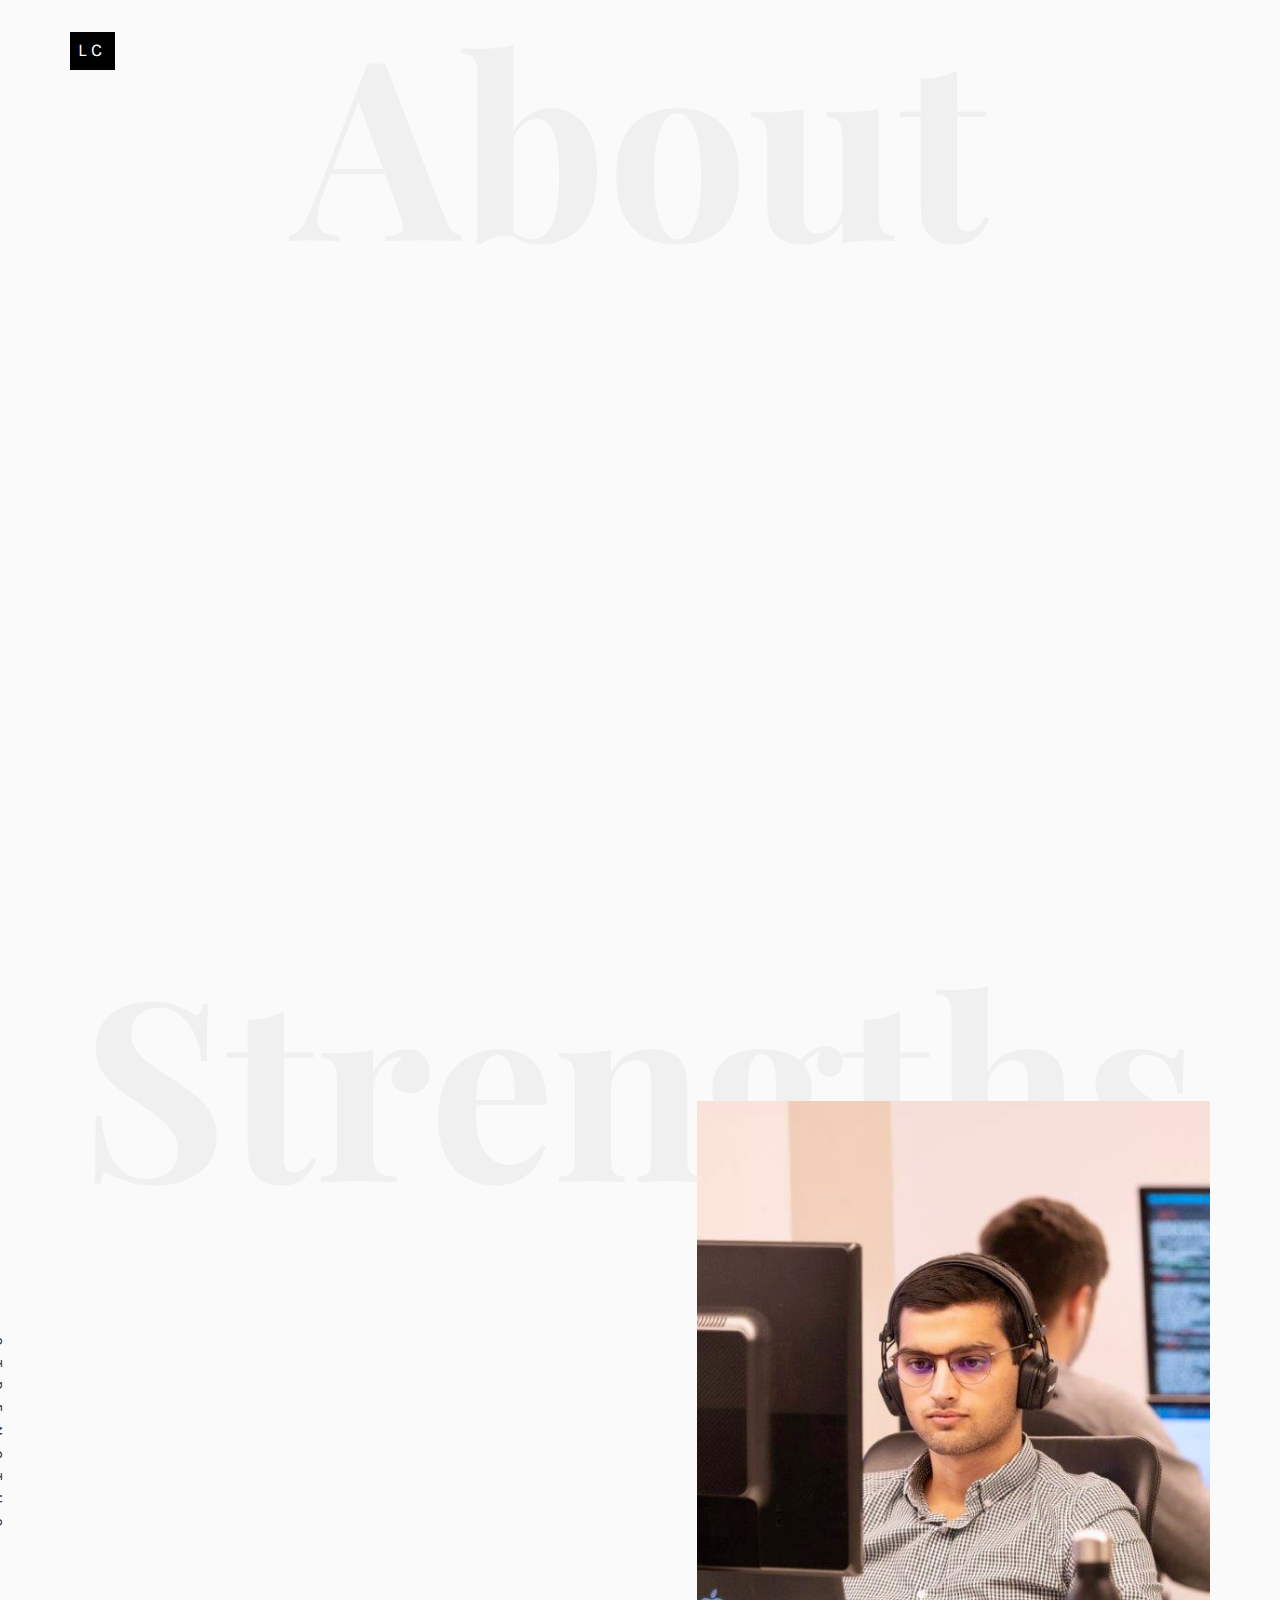
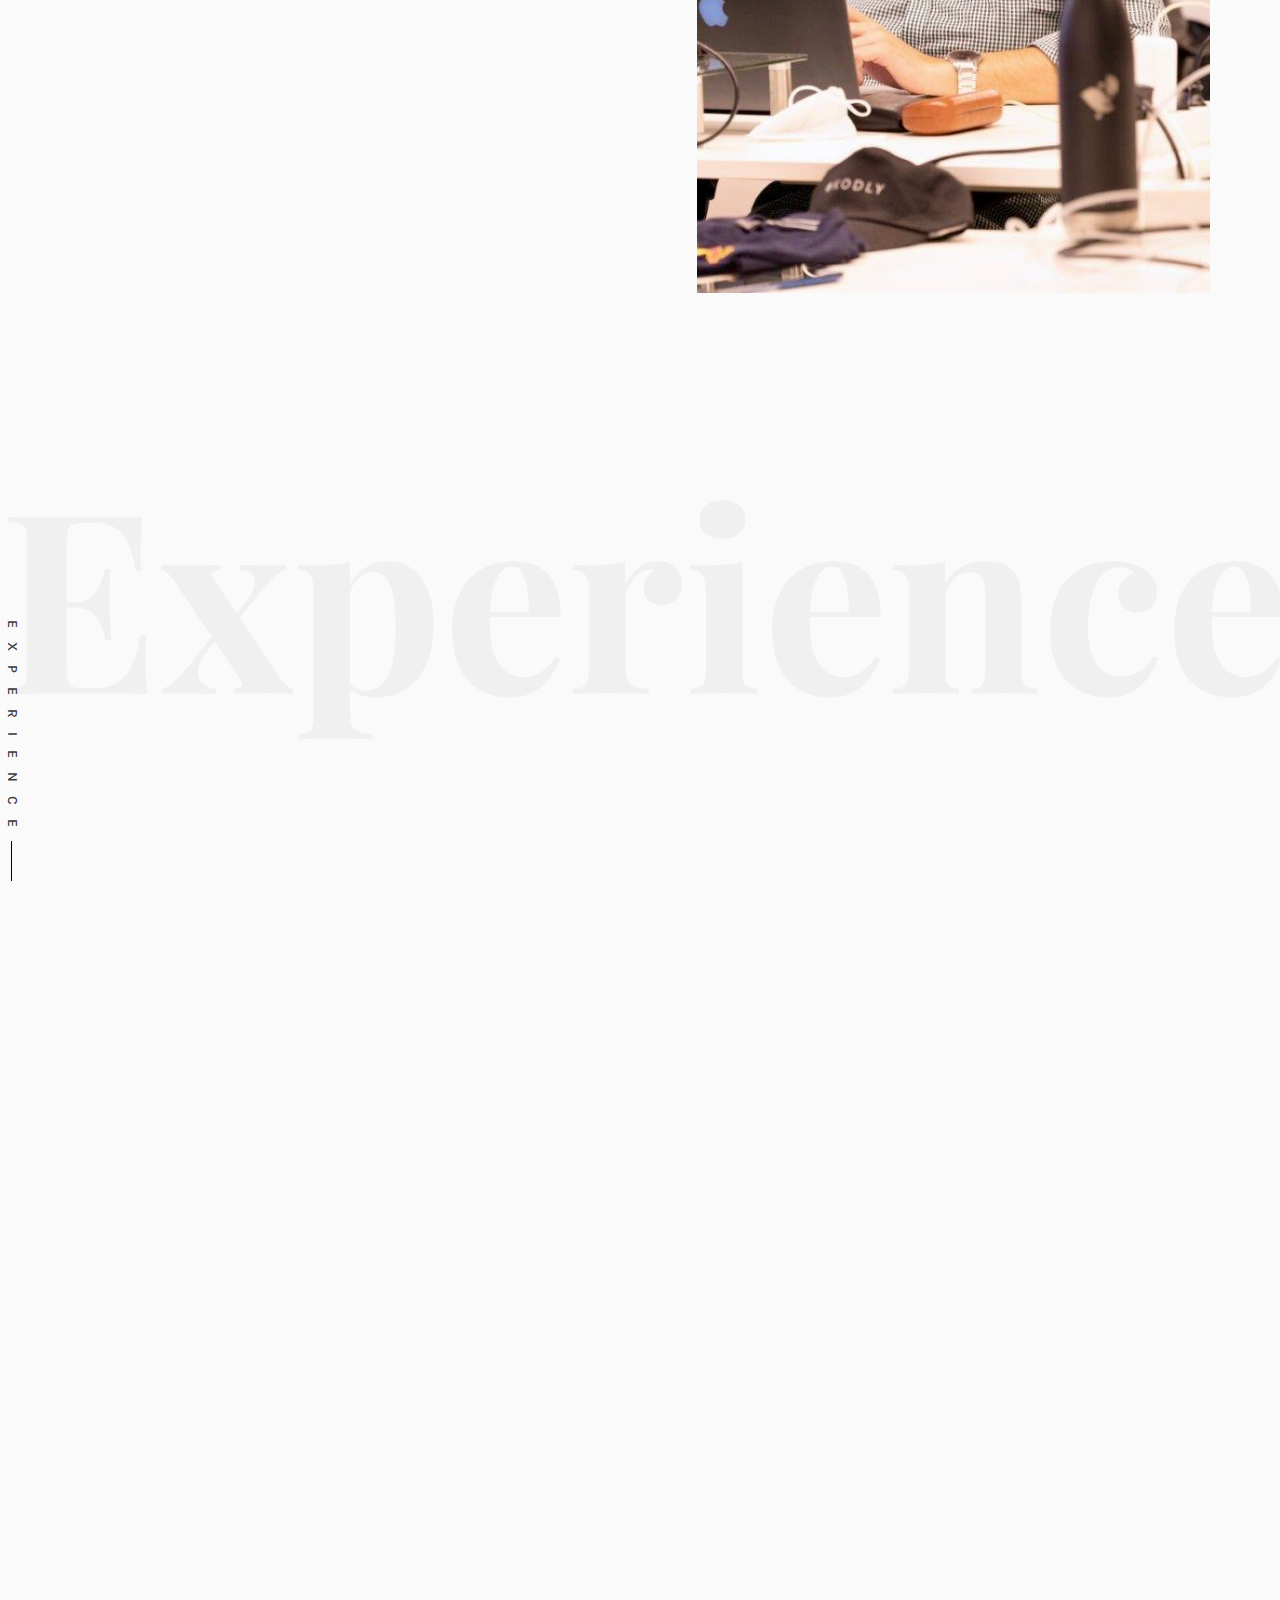
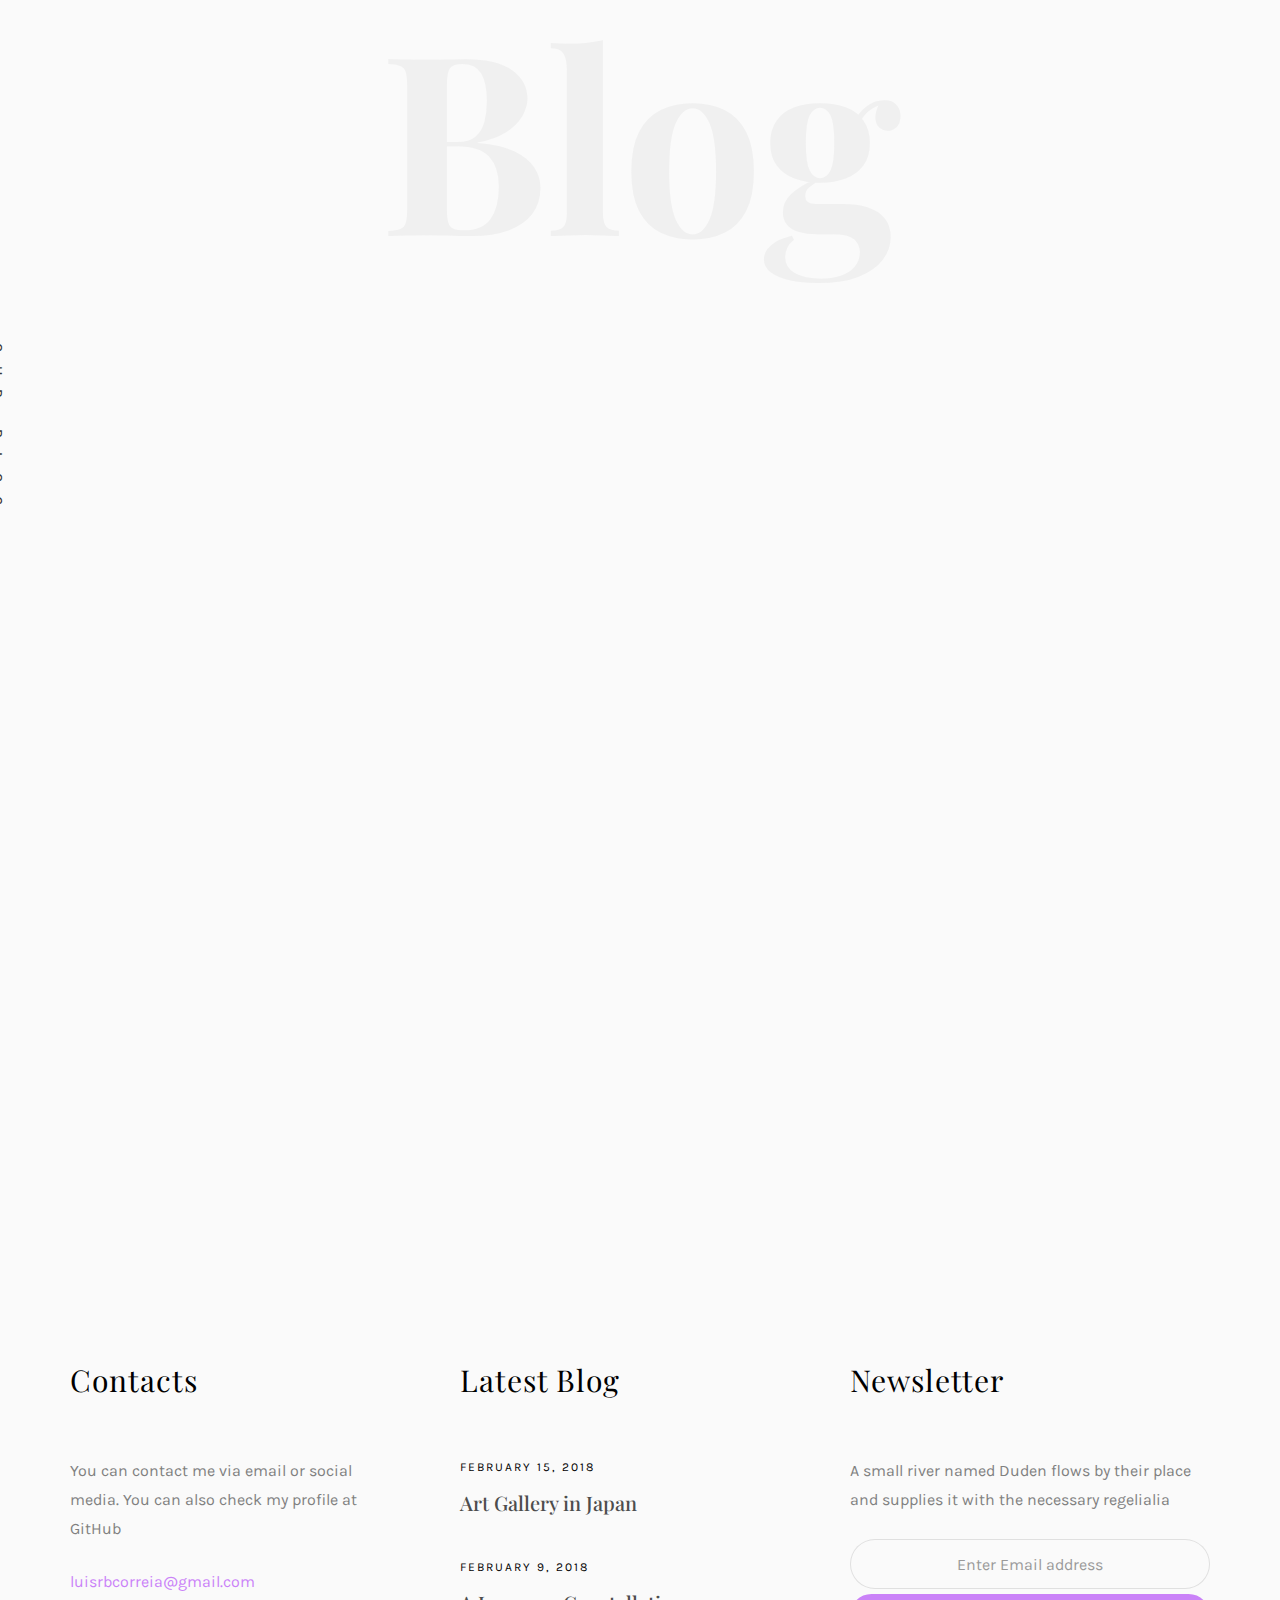
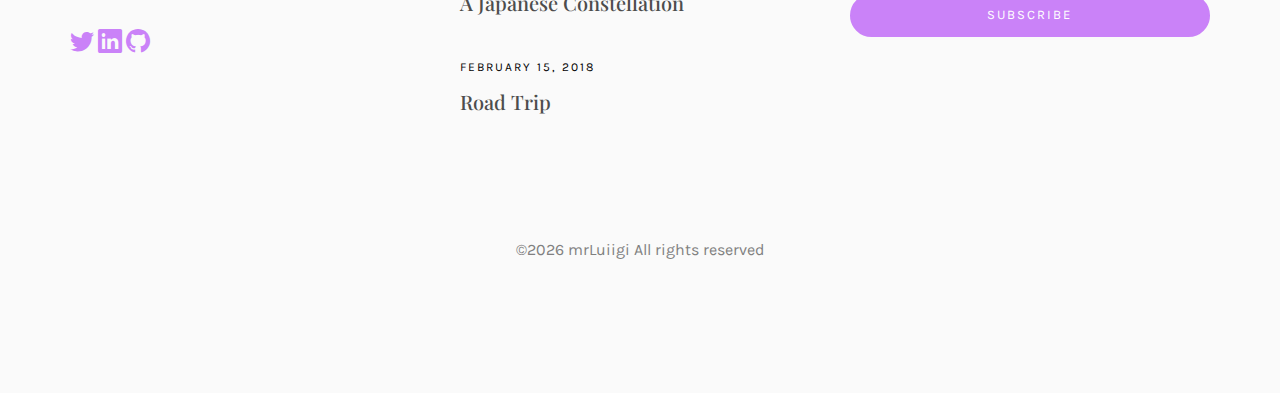
<file: index.html>
<!DOCTYPE HTML>
<html>
	<head>
    <meta charset="utf-8">
    <meta http-equiv="X-UA-Compatible" content="IE=edge">
    <title>Luís Correia</title>
    <meta name="viewport" content="width=device-width, initial-scale=1">
    <meta name="description" content="" />
    <meta name="keywords" content="" />
    <meta name="author" content="" />

    <!-- Facebook and Twitter integration -->
    <meta property="og:title" content=""/>
    <meta property="og:image" content=""/>
    <meta property="og:url" content=""/>
    <meta property="og:site_name" content=""/>
    <meta property="og:description" content=""/>
    <meta name="twitter:title" content="" />
    <meta name="twitter:image" content="" />
    <meta name="twitter:url" content="" />
    <meta name="twitter:card" content="" />

    <!-- Place favicon.ico and apple-touch-icon.png in the root directory -->
    <link rel="shortcut icon" href="favicon.ico">

    <link href="https://fonts.googleapis.com/css?family=Karla:400,700" rel="stylesheet">
    <link href="https://fonts.googleapis.com/css?family=Playfair+Display:400,400i,700" rel="stylesheet">
    
    <!-- Animate.css -->
    <link rel="stylesheet" href="css/animate.css">
    <!-- Icomoon Icon Fonts-->
    <link rel="stylesheet" href="css/icomoon.css">
    <!-- Bootstrap icons -->
    <link rel="stylesheet" href="https://cdn.jsdelivr.net/npm/bootstrap-icons@1.8.1/font/bootstrap-icons.css">
    <!-- Bootstrap  -->
    <link rel="stylesheet" href="css/bootstrap.css">
    <!-- Owl Carousel -->
    <link rel="stylesheet" href="css/owl.carousel.min.css">
    <link rel="stylesheet" href="css/owl.theme.default.min.css">
    <!-- Magnific Popup -->
    <link rel="stylesheet" href="css/magnific-popup.css">

    <link rel="stylesheet" href="css/style.css">


    <!-- Modernizr JS -->
    <script src="js/modernizr-2.6.2.min.js"></script>
    <!-- FOR IE9 below -->
    <!--[if lt IE 9]>
    <script src="js/respond.min.js"></script>
    <![endif]-->

	</head>
	
  <body>

    <!-- <nav id="colorlib-main-nav" role="navigation">
      <a href="#" class="js-colorlib-nav-toggle colorlib-nav-toggle active"><i></i></a>
      <div class="js-fullheight colorlib-table">
        <div class="colorlib-table-cell js-fullheight">
          <div class="row">
            <div class="col-md-12">
              <div class="form-group">
                <input type="text" class="form-control" id="search" placeholder="Enter any key to search...">
                <button type="submit" class="btn btn-primary"><i class="icon-search3"></i></button>
              </div>
            </div>
          </div>
          <div class="row">
            <div class="col-md-12">
              <ul>
                <li class="active"><a href="#about">Home</a></li>
                <li><a href="services.html">Services</a></li>
                <li><a href="work.html">Work</a></li>
                <li><a href="blog.html">Blog</a></li>
                <li><a href="about.html">About</a></li>
                <li><a href="contact.html">Contact</a></li>
              </ul>
            </div>
          </div>
          <div class="row">
            <div class="col-md-12">
              <h2 class="head-title">Works</h2>
              <a href="images/work-1.jpg" class="gallery image-popup-link text-center" style="background-image: url(images/work-1.jpg);">
                <span><i class="icon-search3"></i></span>
              </a>
              <a href="images/work-2.jpg" class="gallery image-popup-link text-center" style="background-image: url(images/work-2.jpg);">
                <span><i class="icon-search3"></i></span>
              </a>
              <a href="images/work-3.jpg" class="gallery image-popup-link text-center" style="background-image: url(images/work-3.jpg);">
                <span><i class="icon-search3"></i></span>
              </a>
              <a href="images/work-4.jpg" class="gallery image-popup-link text-center" style="background-image: url(images/work-4.jpg);">
                <span><i class="icon-search3"></i></span>
              </a>
            </div>
          </div>
        </div>
      </div>
    </nav> -->
    
    <div id="colorlib-page">
      <header>
        <div class="container">
          <div class="row">
            <div class="col-md-12">
              <div class="colorlib-navbar-brand">
                <a class="colorlib-logo" href="index.html"><span>LC</span></a>
              </div>
              <!-- <a href="#" class="js-colorlib-nav-toggle colorlib-nav-toggle"><i></i></a> -->
            </div>
          </div>
        </div>
      </header>
      <div id="about">
        <div class="container">
          <div class="row text-center">
            <h2 class="bold">About</h2>
          </div>
          <div class="row">
            <div class="col-md-5 animate-box">
              <div class="owl-carousel3">
                <div class="item">
                  <img class="img-responsive about-img" src="images/about.jpg" alt="html5 bootstrap template by colorlib.com">
                </div>
                <div class="item">
                  <img class="img-responsive about-img" src="images/about-2.jpg" alt="html5 bootstrap template by colorlib.com">
                  <img class="img-responsive about-img" src="images/about-3.jpg" alt="html5 bootstrap template by colorlib.com">
                </div>
              </div>
            </div>
            <div class="col-md-6 col-md-push-1 animate-box">
              <div class="about-desc">
                <div class="owl-carousel3">
                  <div class="item">
                    <h2><span>Luís</span><span>Correia</span></h2>
                  </div>
                  <div class="item">
                    <h2><span>Software</span><span>Engineer</span></h2>
                  </div>
                </div>
                <div class="desc">
                  <div class="rotate">
                    <h2 class="heading">About</h2>
                  </div>
                  <p>
                    I am an Informatics Engineer with Master's Degree in Distributed Systems and Application's Engineering.

                    I have the will to learn more and more. I like to keep up with the newest and emerging technologies.
                    
                    I love travelling, learning about new cultures and discovering new places.
                  </p>
                  <p class="colorlib-social-icons">
                    <a href="https://www.twitter.com/mrLuiiigi" target="_blank"><i class="bi bi-twitter"></i></a>
                    <a href="https://www.linkedin.com/in/luisrcorreia/" target="_blank"><i class="bi bi-linkedin"></i></a>
                    <a href="https://github.com/mrluiigi" target="_blank"><i class="bi bi-github"></i></a>
                  </p>
                  <p><a href="#" class="btn btn-primary btn-outline">Contact Me!</a></p>
                </div>
              </div>
            </div>
          </div>
        </div>
      </div>
      <div id="colorlib-services">
        <div class="container">
          <div class="row text-center">
            <h2 class="bold">Strengths</h2>
          </div>
          <div class="row">
            <div class="col-md-12">
              <div class="services-flex">
                <div class="one-third">
                  <div class="row">
                    <div class="col-md-12 col-md-offset-0 animate-box intro-heading">
                      <span>Strengths</span>
                      <h2>Here Are Some of My Skills</h2>
                    </div>
                  </div>
                  <div class="row">
                    <div class="col-md-12">
                      <div class="rotate">
                        <h2 class="heading">Strengths</h2>
                      </div>
                    </div>
                    <div class="col-md-6">
                      <div class="services animate-box">
                        <h3>1 - Programming Languages</h3>
                        <ul>
                          <li>Java</li>
                          <li>Kotlin</li>
                          <li>JavaScript</li>
                          <li>Elixir</li>
                          <li>Python</li>
                        </ul>
                      </div>
                      <div class="services animate-box">
                        <h3>3 - Frameworks</h3>
                        <ul>
                          <li>Spring Boot</li>
                          <li>Node.js</li>
                          <li>Vue.js</li>
                        </ul>
                      </div>
                    </div>
                    <div class="col-md-6">
                      <div class="services animate-box">
                        <h3>2 - Cloud</h3>
                        <ul>
                          <li>Salesforce Commerce Cloud</li>
                          <li>Docker</li>
                          <li>Kubernetes</li>
                          <li>GCP</li>
                          <li>Ansible</li>
                        </ul>
                      </div>
                      <div class="services animate-box">
                        <h3>4 - Databases</h3>
                        <ul>
                          <li>MySQL</li>
                          <li>PostgreSQL</li>
                          <li>MongoDB</li>
                        </ul>
                      </div>
                    </div>
                  </div>
                </div>
                <div class="one-forth services-img" style="background-image: url(images/strenghts-side-image.jpg);">
                </div>
              </div>
            </div>
          </div>
        </div>
      </div>

      <div id="colorlib-services">
        <div class="container">
          <div class="row text-center">
            <h2 class="bold">Experience</h2>
          </div>
          <div class="row">
            <div class="col-md-12">
              <div class="services-flex">
                <div class="container">
                  <!-- <div class="row"> -->
                    <!-- <div class="col-md-12 col-md-offset-0 animate-box intro-heading"> -->
                      <!-- <p>A small river named Duden flows by their place and supplies it with the necessary regelialia. It is a paradisematic country, in which roasted parts of sentences fly into your mouth.</p> -->
                    <!-- </div> -->
                  <!-- </div> -->
                  <div class="row">
                    <div class="col-md-12">
                      <div class="rotate">
                        <h2 class="heading">Experience</h2>
                      </div>
                    </div>
                    <div class="col-md-12 text-center">
                      <div class="services animate-box">
                        <h3>Software Engineer @ Kodly</h3>
                        <h6>May 2021 - Present</h6>
                        <p>Currently working for Desigual as a Full-Stack Salesforce Commerce Cloud Developer.</p>
                      </div>
                      <div class="services animate-box">
                        <h3>Salesforce Commerce Cloud Developer @ Desigual</h3>
                        <h6>May 2021 - Present</h6>
                        <p>
                          Work as a Full-Stack Salesforce Commerce Cloud Developer. My job is to work closely with the business team to achieve the new functionality they want. This includes changes in the business manager, such as backoffice tools, jobs, content assets/slots, reports/alerts, among others as well as changes on the storefront code.
                        </p>
                      </div>
                      <div class="services animate-box">
                        <h3>Software Developer @ Kodly | Internship</h3>
                        <h6>Sep 2020 - May 2021</h6>
                        <p>
                          Java Backend developer. Worked on the development of an E-commerce platform for Nigeria, using Spring Boot as a framework.
                          Also provided some assistance to devops team, working with Docker and Terraform.
                        </p>
                      </div>
                      <div class="services animate-box">
                        <h3>Elixir Developer @ Yari Labs | Internship</h3>
                        <h6>Jun 2019 - Aug 2019</h6>
                        <p>
                          Summer internship where I learned Elixir and Phoenix, applying and contributing to real projects.
                        </p>
                      </div>
                    </div>
                  </div>
                </div>
              </div>
            </div>
          </div>
        </div>
      </div>

      <div id="colorlib-blog">
        <div class="container">
          <div class="row text-center">
            <h2 class="bold">Blog</h2>
          </div>
          <div class="row">
            <div class="col-md-12 col-md-offset-0 text-center animate-box intro-heading">
              <span>Blog</span>
              <h2>Read Our Case</h2>
            </div>
          </div>
          <div class="row">
            <div class="col-md-12">
              <div class="rotate">
                <h2 class="heading">Our Blog</h2>
              </div>
            </div>
          </div>
          <div class="row animate-box">
            <div class="owl-carousel1">
              <div class="item">
                <div class="col-md-12">
                  <div class="article">
                    <a href="blog.html" class="blog-img">
                      <img class="img-responsive" src="images/img-1.jpg" alt="html5 bootstrap by colorlib.com">
                      <div class="overlay"></div>
                      <div class="link">
                        <span class="read">Read more</h2>
                      </div>
                    </a>
                    <div class="desc">
                      <span class="meta">15, Feb 2018</span>
                      <h2><a href="blog.html">A Japanese Constellation</a></h2>
                      <p>When she reached the first hills of the Italic Mountains, she had a last view back on the skyline of her hometown Bookmarksgrove</p>
                    </div>
                  </div>
                </div>
              </div>
              <div class="item">
                <div class="col-md-12">
                  <div class="article">
                    <a href="blog.html" class="blog-img">
                      <img class="img-responsive" src="images/img-2.jpg" alt="html5 bootstrap by colorlib.com">
                      <div class="overlay"></div>
                      <div class="link">
                        <span class="read">Read more</h2>
                      </div>
                    </a>
                    <div class="desc">
                      <span class="meta">15, Feb 2018</span>
                      <h2><a href="blog.html">A Japanese Constellation</a></h2>
                      <p>When she reached the first hills of the Italic Mountains, she had a last view back on the skyline of her hometown Bookmarksgrove</p>
                    </div>
                  </div>
                </div>
              </div>
              <div class="item">
                <div class="col-md-12">
                  <div class="article">
                    <a href="blog.html" class="blog-img">
                      <img class="img-responsive" src="images/img-3.jpg" alt="html5 bootstrap by colorlib.com">
                      <div class="overlay"></div>
                      <div class="link">
                        <span class="read">Read more</h2>
                      </div>
                    </a>
                    <div class="desc">
                      <span class="meta">15, Feb 2018</span>
                      <h2><a href="blog.html">A Japanese Constellation</a></h2>
                      <p>When she reached the first hills of the Italic Mountains, she had a last view back on the skyline of her hometown Bookmarksgrove</p>
                    </div>
                  </div>
                </div>
              </div>
            </div>
          </div>
        </div>
      </div>

      <footer>
        <div id="footer">
          <div class="container">
            <div class="row">
              <div class="col-md-4 col-pb-sm">
                <div class="row">
                  <div class="col-md-10">
                    <h2>Contacts</h2>
                    <p>You can contact me via email or social media. You can also check my profile at GitHub</p>
                    <p><a href="mailto: luisrbcorreia@gmail.com">luisrbcorreia@gmail.com</a></p>
                    <p class="colorlib-social-icons">
                      <a href="https://www.twitter.com/mrLuiiigi" target="_blank"><i class="bi bi-twitter"></i></a>
                      <a href="https://www.linkedin.com/in/luisrcorreia/" target="_blank"><i class="bi bi-linkedin"></i></a>
                      <a href="https://github.com/mrluiigi" target="_blank"><i class="bi bi-github"></i></a>
                      <!-- <a href="https://github.com/mrluiigi" target="_blank" sca>
                        <svg xmlns="http://www.w3.org/2000/svg" viewBox="0 0 278.42 217.24"><path d="m142.32 162.22h.41a144.82 144.82 0 0 0 75.27-24.22 5.77 5.77 0 0 0 2.49-4.75v-11.58a129.62 129.62 0 0 0 -78.78-121.2 5.76 5.76 0 0 0 -4.57 0 129.62 129.62 0 0 0 -78.82 121.2v11.58a5.81 5.81 0 0 0 2.37 4.7 144.85 144.85 0 0 0 78.73 24.27z" fill="#032e61"></path><path d="m85.25 101.42 37.75-55.28a5.86 5.86 0 0 1 1.51-1.51 5.79 5.79 0 0 1 8 1.51l18.51 27.05 6.81-9.7a5.41 5.41 0 0 1 1.5-1.49 5.79 5.79 0 0 1 8.06 1.47l26.3 38.06h13.76c-10.79-66.91-63.59-87.4-68-89.39 0 0-22 7.84-41.53 31.29a116.61 116.61 0 0 0 -26.39 58z" fill="#8cd3f8"></path><path d="m179.66 101.54-17.02-24.58-8.26 11.94 9.54 12.62z" fill="#a372b5"></path><path d="m154.38 88.9-8.71 12.6 18.25.02z" fill="#741b89"></path><path d="m113.24 81.07 14.84 20.41h3.45l12.57-18.09-13.31-19.46-2.92-4.26z" fill="#a372b5"></path><path d="m113.24 81.07-13.94 20.37 28.78.04z" fill="#741b89"></path><path d="m144 142.06a3.59 3.59 0 0 0 -1.84-4.72l-5.36-2.34a17.36 17.36 0 0 1 -1.9-1 15.22 15.22 0 0 1 -4.79-21h-59.92c-.28 2.9-.28 5.79-.28 8.69v8.49a136.8 136.8 0 0 0 39.34 16.67c10.58 2.37 19.94 3.84 29.76 3.91l4.78-8.33z" fill="#009a44"></path><path d="m208.74 113h-63.67l-4.83 5.82a3.4 3.4 0 0 0 -.52.88 3.56 3.56 0 0 0 1.92 4.68l5.32 2.36c.48.21.95.45 1.4.7a15.23 15.23 0 0 1 5.64 20.76l-1 1.68c3-.39 6.15-.9 9.41-1.57a138.48 138.48 0 0 0 16.43-4.24c.81-.25 2.48-.83 2.48-.83a138.59 138.59 0 0 0 27.57-13.08l.09-8.49c.02-2.9-.07-5.79-.24-8.67z" fill="#009a44"></path><path d="m148.36 127.42c-.45-.25-.92-.49-1.4-.7l-5.32-2.36a3.56 3.56 0 0 1 -1.92-4.68 3.4 3.4 0 0 1 .52-.88l4.83-5.82h-15a15.22 15.22 0 0 0 4.79 21 17.36 17.36 0 0 0 1.9 1l5.33 2.35a3.59 3.59 0 0 1 1.84 4.72l-.18.35-4.75 8.34a105.2 105.2 0 0 0 14-.86l1-1.68a15.23 15.23 0 0 0 -5.64-20.78z" fill="#fff"></path><path d="m169.67 131.87h17.27l-8.63-9.87z" fill="#046a38"></path><path d="m100.6 138.86h17.27l-8.63-9.87z" fill="#046a38"></path><path d="m92.3 118.61-8.63 9.86h17.27z" fill="#046a38"></path><g fill="#032e61"><path d="m0 191.83h10.14v25.41h5.39v-25.41h9.96v-4.91h-25.49z"></path><path d="m56.07 197.7c0-6.34-4-10.78-12.12-10.78h-9.7v30.32h5.35v-8.8h3.32a26 26 0 0 0 2.71-.13l6.43 8.93h6.26l-7.77-10.24c3.8-1.79 5.52-5.12 5.52-9.3zm-12.51 6h-4v-11.87h4c5 0 6.73 2.55 6.73 5.87s-1.72 6-6.73 6z"></path><path d="m78.33 186.66-14.24 30.58h5.61l2.63-6h13l2.67 6h5.74l-14.2-30.58zm-4.1 20.27 4.62-10.44 4.61 10.44z"></path><path d="m102.4 186.92h5.35v30.32h-5.35z"></path><path d="m125.04 186.92h-5.35v30.32h19.71v-4.92h-14.36z"></path><path d="m168.26 200.55h-14.8v-13.63h-5.34v30.32h5.34v-11.95h14.8v11.95h5.35v-30.28h-5.35z"></path><path d="m185.55 217.24h19.71v-4.92h-14.36v-7.24h13.03v-4.75h-13.03v-8.5h14.36v-4.91h-19.71z"></path><path d="m227.13 186.66-14.23 30.58h5.61l2.63-6h13l2.68 6h5.73l-14.23-30.58zm-4.13 20.27 4.62-10.44 4.62 10.44z"></path><path d="m262.2 186.92h-11.43v30.32h11.43c9.27 0 16.22-6.51 16.22-15.18s-6.82-15.14-16.22-15.14zm0 25.4h-6.08v-20.49h6.08a10.25 10.25 0 1 1 0 20.49z"></path></g></svg>
                      </a> -->
                    </p>
                  </div>
                </div>
              </div>
              <div class="col-md-4 col-pb-sm">
                <h2>Latest Blog</h2>
                <div class="f-entry">
                  <a href="#" class="featured-img" style="background-image: url(images/img-1.jpg);"></a>
                  <div class="desc">
                    <span>February 15, 2018</span>
                    <h3><a href="#">Art Gallery in Japan</a></h3>
                  </div>
                </div>
                <div class="f-entry">
                  <a href="#" class="featured-img" style="background-image: url(images/img-2.jpg);"></a>
                  <div class="desc">
                    <span>February 9, 2018</span>
                    <h3><a href="#">A Japanese Constellation</a></h3>
                  </div>
                </div>
                <div class="f-entry">
                  <a href="#" class="featured-img" style="background-image: url(images/img-3.jpg);"></a>
                  <div class="desc">
                    <span>February 15, 2018</span>
                    <h3><a href="#">Road Trip</a></h3>
                  </div>
                </div>
              </div>
              <div class="col-md-4 col-pb-sm">
                <h2>Newsletter</h2>
                <p>A small river named Duden flows by their place and supplies it with the necessary regelialia</p>
                <div class="subscribe text-center">
                  <div class="form-group">
                    <input type="text" class="form-control text-center" placeholder="Enter Email address">
                    <input type="submit" value="Subscribe" class="btn btn-primary btn-custom">
                  </div>
                </div>
              </div>
            </div>
            <div class="row">
              <div class="col-md-12 text-center">
                <p> &copy;<script>document.write(new Date().getFullYear());</script> 
                  mrLuiigi All rights reserved 
                </p>
              </div>
            </div>
          </div>
        </div>
      </footer>
    
    </div>

    <!-- jQuery -->
    <script src="js/jquery.min.js"></script>
    <!-- jQuery Easing -->
    <script src="js/jquery.easing.1.3.js"></script>
    <!-- Bootstrap -->
    <script src="js/bootstrap.min.js"></script>
    <!-- Waypoints -->
    <script src="js/jquery.waypoints.min.js"></script>
    <!-- Owl Carousel -->
    <script src="js/owl.carousel.min.js"></script>
    <!-- Magnific Popup -->
    <script src="js/jquery.magnific-popup.min.js"></script>
    <script src="js/magnific-popup-options.js"></script>

    <!-- Main JS (Do not remove) -->
    <script src="js/main.js"></script>

	</body>
</html>
</file>
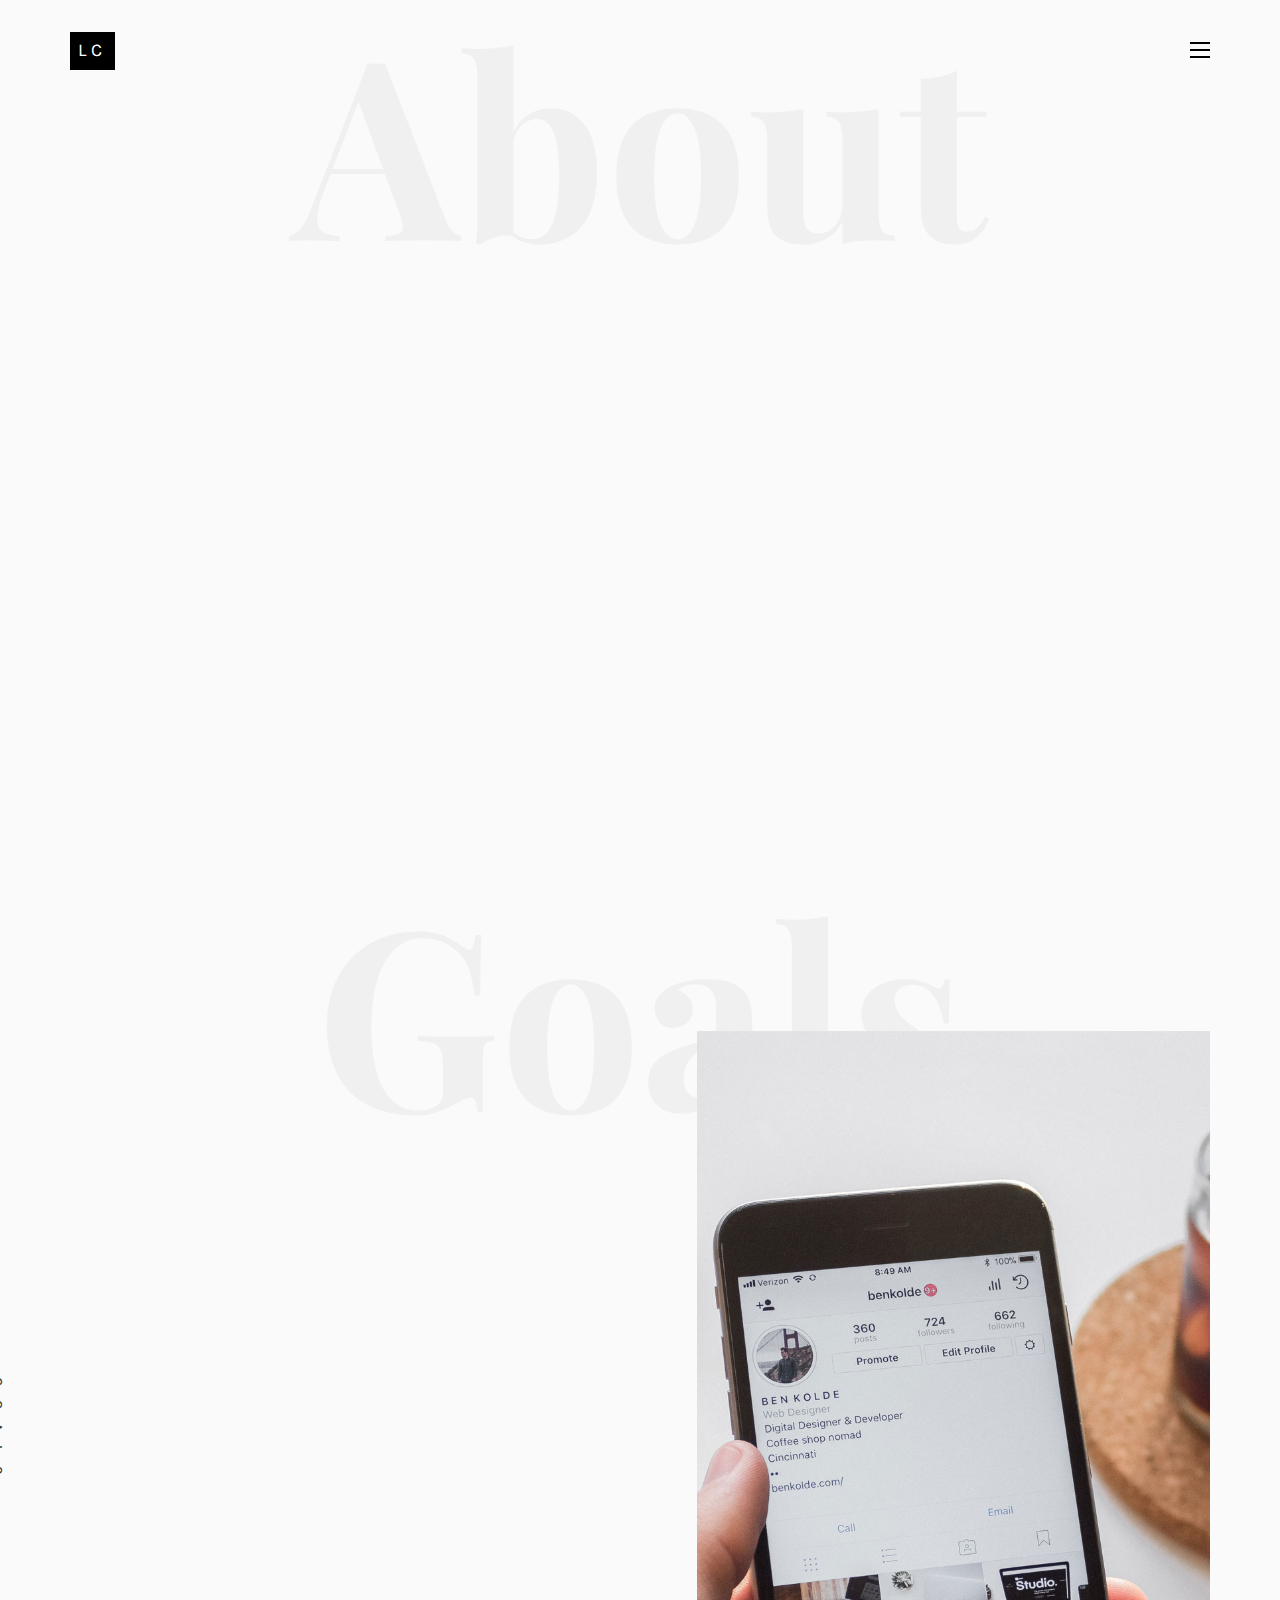
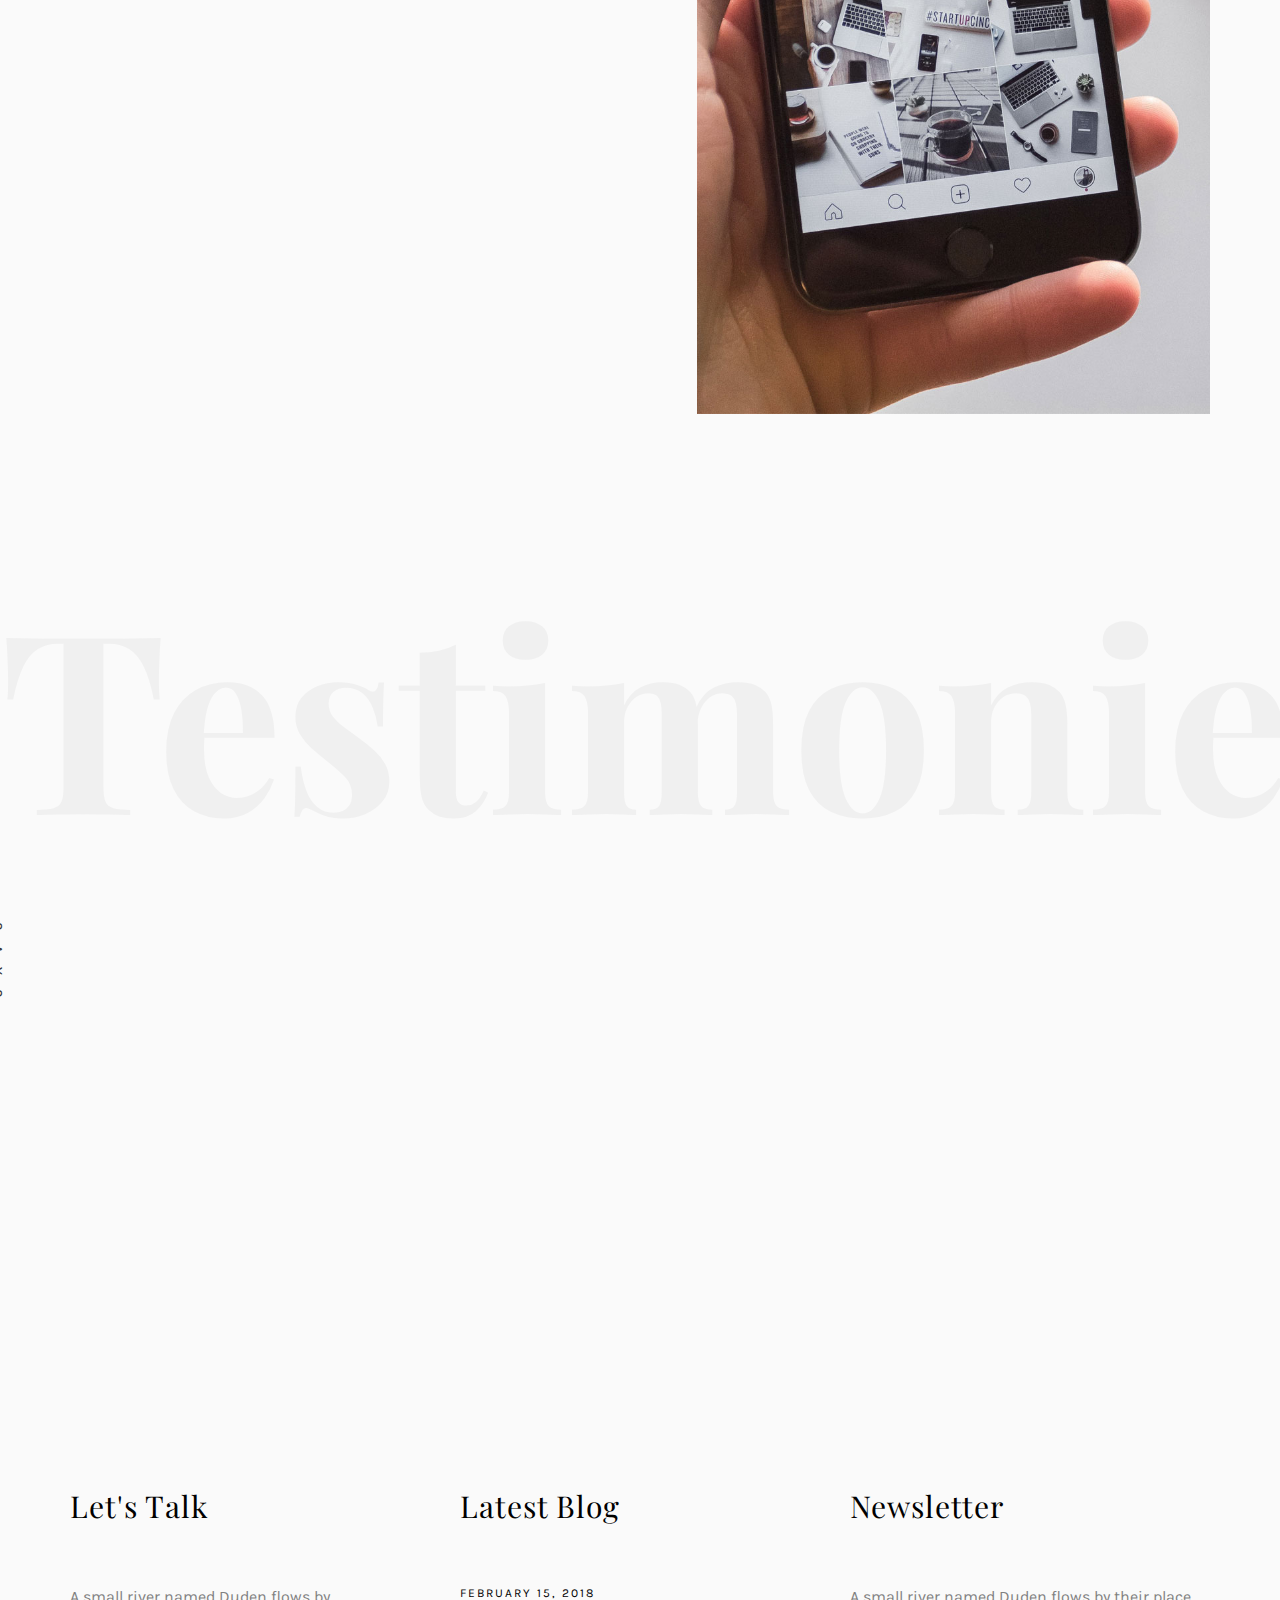
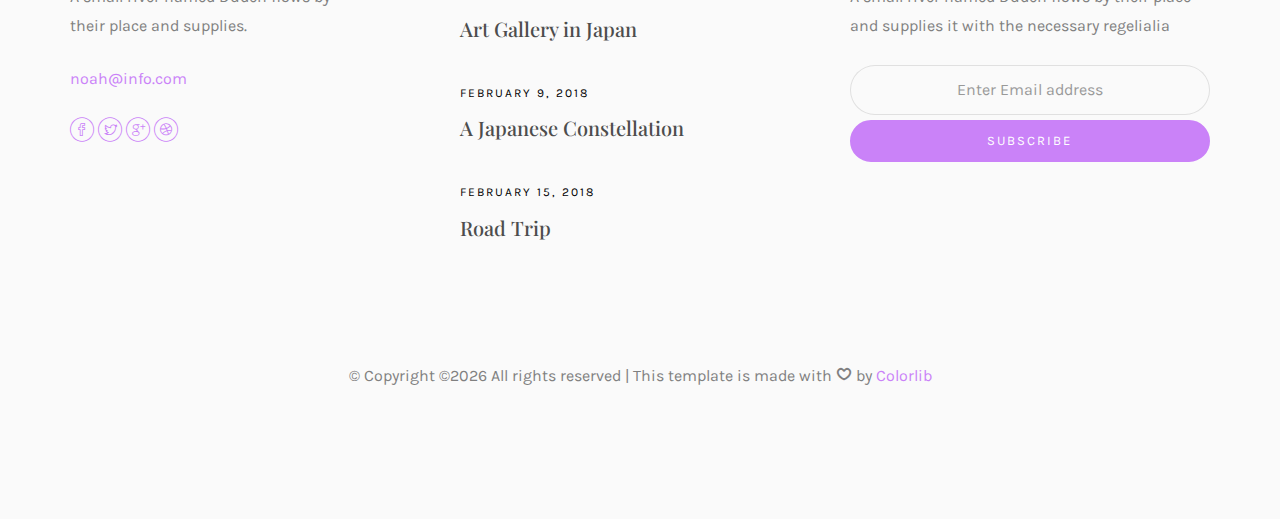
<file: about.html>
<!DOCTYPE HTML>
<html>
	<head>
	<meta charset="utf-8">
	<meta http-equiv="X-UA-Compatible" content="IE=edge">
	<title>Luís Correia</title>
	<meta name="viewport" content="width=device-width, initial-scale=1">
	<meta name="description" content="" />
	<meta name="keywords" content="" />
	<meta name="author" content="" />

  <!-- Facebook and Twitter integration -->
	<meta property="og:title" content=""/>
	<meta property="og:image" content=""/>
	<meta property="og:url" content=""/>
	<meta property="og:site_name" content=""/>
	<meta property="og:description" content=""/>
	<meta name="twitter:title" content="" />
	<meta name="twitter:image" content="" />
	<meta name="twitter:url" content="" />
	<meta name="twitter:card" content="" />

	<!-- Place favicon.ico and apple-touch-icon.png in the root directory -->
	<link rel="shortcut icon" href="favicon.ico">

	<link href="https://fonts.googleapis.com/css?family=Karla:400,700" rel="stylesheet">
	<link href="https://fonts.googleapis.com/css?family=Playfair+Display:400,400i,700" rel="stylesheet">
	
	<!-- Animate.css -->
	<link rel="stylesheet" href="css/animate.css">
	<!-- Icomoon Icon Fonts-->
	<link rel="stylesheet" href="css/icomoon.css">
	<!-- Bootstrap  -->
	<link rel="stylesheet" href="css/bootstrap.css">
	<!-- Owl Carousel -->
	<link rel="stylesheet" href="css/owl.carousel.min.css">
	<link rel="stylesheet" href="css/owl.theme.default.min.css">
	<!-- Magnific Popup -->
	<link rel="stylesheet" href="css/magnific-popup.css">

	<link rel="stylesheet" href="css/style.css">


	<!-- Modernizr JS -->
	<script src="js/modernizr-2.6.2.min.js"></script>
	<!-- FOR IE9 below -->
	<!--[if lt IE 9]>
	<script src="js/respond.min.js"></script>
	<![endif]-->

	</head>
	<body>

	<nav id="colorlib-main-nav" role="navigation">
		<a href="#" class="js-colorlib-nav-toggle colorlib-nav-toggle active"><i></i></a>
		<div class="js-fullheight colorlib-table">
			<div class="colorlib-table-cell js-fullheight">
				<div class="row">
					<div class="col-md-12">
						<div class="form-group">
							<input type="text" class="form-control" id="search" placeholder="Enter any key to search...">
							<button type="submit" class="btn btn-primary"><i class="icon-search3"></i></button>
						</div>
					</div>
				</div>
				<div class="row">
					<div class="col-md-12">
						<ul>
							<li><a href="index.html">Home</a></li>
							<li><a href="services.html">Services</a></li>
							<li><a href="work.html">Work</a></li>
							<li><a href="blog.html">Blog</a></li>
							<li class="active"><a href="about.html">About</a></li>
							<li><a href="contact.html">Contact</a></li>
						</ul>
					</div>
				</div>
				<div class="row">
					<div class="col-md-12">
						<h2 class="head-title">Works</h2>
						<a href="images/work-1.jpg" class="gallery image-popup-link text-center" style="background-image: url(images/work-1.jpg);">
							<span><i class="icon-search3"></i></span>
						</a>
						<a href="images/work-2.jpg" class="gallery image-popup-link text-center" style="background-image: url(images/work-2.jpg);">
							<span><i class="icon-search3"></i></span>
						</a>
						<a href="images/work-3.jpg" class="gallery image-popup-link text-center" style="background-image: url(images/work-3.jpg);">
							<span><i class="icon-search3"></i></span>
						</a>
						<a href="images/work-4.jpg" class="gallery image-popup-link text-center" style="background-image: url(images/work-4.jpg);">
							<span><i class="icon-search3"></i></span>
						</a>
					</div>
				</div>
			</div>
		</div>
	</nav>
	
	<div id="colorlib-page">
		<header>
			<div class="container">
				<div class="row">
					<div class="col-md-12">
						<div class="colorlib-navbar-brand">
							<a class="colorlib-logo" href="index.html"><span>LC</span></a>
						</div>
						<a href="#" class="js-colorlib-nav-toggle colorlib-nav-toggle"><i></i></a>
					</div>
				</div>
			</div>
		</header>
		<div id="colorlib-about">
			<div class="container">
				<div class="row text-center">
					<h2 class="bold">About</h2>
				</div>
				<div class="row row-padded-bottom">
					<div class="col-md-5 animate-box">
						<img class="img-responsive about-img" src="images/about.jpg" alt="html5 bootstrap template by colorlib.com">
					</div>
					<div class="col-md-6 col-md-push-1 animate-box">
						<div class="about-desc">
							<h2><span>Noah</span><span>Henderson</span></h2>
							<div class="desc">
								<div class="rotate">
									<h2 class="heading">About</h2>
								</div>
								<p>A small river named Duden <a href="#">flows by their place</a> and supplies it with the necessary regelialia. It is a paradisematic country, in which roasted parts of sentences fly into your mouth. Even the all-powerful Pointing has no control about the blind texts it is an almost unorthographic life.</p>
								<p class="colorlib-social-icons">
									<a href="#"><i class="icon-facebook4"></i></a>
									<a href="#"><i class="icon-twitter3"></i></a>
									<a href="#"><i class="icon-googleplus"></i></a>
									<a href="#"><i class="icon-dribbble2"></i></a>
								</p>
								<p><a href="work.html" class="btn btn-primary btn-outline">View My Works</a></p>
							</div>
						</div>
					</div>
				</div>
				<div class="row">
					<div class="col-md-4 animate-box">
						<p>The Big Oxmox advised her not to do so, because there were thousands of bad Commas, wild Question Marks and devious Semikoli, but the Little Blind Text didn’t listen. She packed her seven versalia, put her initial into the belt and made herself on the way.</p>
					</div>
					<div class="col-md-4 animate-box">
						<p>The Big Oxmox advised her not to do so, because there were thousands of bad Commas, wild Question Marks and devious Semikoli, but the Little Blind Text didn’t listen. She packed her seven versalia, put her initial into the belt and made herself on the way.</p>
					</div>
					<div class="col-md-4 animate-box">
						<p>The Big Oxmox advised her not to do so, because there were thousands of bad Commas, wild Question Marks and devious Semikoli, but the Little Blind Text didn’t listen. She packed her seven versalia, put her initial into the belt and made herself on the way.</p>
					</div>
				</div>
			</div>
		</div>
		<div id="colorlib-services">
			<div class="container">
				<div class="row text-center">
					<h2 class="bold">Goals</h2>
				</div>
				<div class="row">
					<div class="col-md-12">
						<div class="services-flex">
							<div class="one-third">
								<div class="row">
									<div class="col-md-12 col-md-offset-0 animate-box intro-heading">
										<span>Target</span>
										<h2>Goals</h2>
										<p>A small river named Duden flows by their place and supplies it with the necessary regelialia. It is a paradisematic country, in which roasted parts of sentences fly into your mouth.</p>
									</div>
								</div>
								<div class="row">
									<div class="col-md-12">
										<div class="rotate">
											<h2 class="heading">Goals</h2>
										</div>
									</div>
									<div class="col-md-12">
										<div class="services animate-box">
											<h3>1 - High Quality Theme</h3>
											<p>Even the all-powerful Pointing has no control about the blind texts it is an almost unorthographic life One day however a small line of blind text by the name of Lorem Ipsum decided to leave for the far World of Grammar.</p>
										</div>
										<div class="services animate-box">
											<h3>2 - Customer Satisfaction</h3>
											<p>Even the all-powerful Pointing has no control about the blind texts it is an almost unorthographic life One day however a small line of blind text by the name of Lorem Ipsum decided to leave for the far World of Grammar.</p>
										</div>
										<div class="services animate-box">
											<h3>3 - Well Mentained Sites</h3>
											<p>Even the all-powerful Pointing has no control about the blind texts it is an almost unorthographic life One day however a small line of blind text by the name of Lorem Ipsum decided to leave for the far World of Grammar.</p>
										</div>
									</div>
								</div>
							</div>
							<div class="one-forth services-img" style="background-image: url(images/services-img-1.jpg);">
							</div>
						</div>
					</div>
				</div>
			</div>
		</div>

		<div id="colorlib-testimony">
			<div class="container">
				<div class="row text-center">
					<h2 class="bold">Testimonies</h2>
				</div>
				<div class="row">
					<div class="col-md-12 col-md-offset-0 text-center animate-box intro-heading">
						<span>Testimonies</span>
						<h2>Clients Says</h2>
					</div>
				</div>
				<div class="row">
					<div class="col-md-12">
						<div class="rotate">
							<h2 class="heading">Says</h2>
						</div>
					</div>
				</div>
				<div class="row animate-box">
					<div class="owl-carousel">
						<div class="item">
							<div class="col-md-12 text-center">
								<div class="testimony">
									<blockquote>
										<p>"A small river named Duden flows by their place and supplies it with the necessary regelialia.</p>
										<span>" &mdash; George Brooks</span>
									</blockquote>
								</div>
							</div>
						</div>
						<div class="item">
							<div class="col-md-12 text-center">
								<div class="testimony">
									<blockquote>
										<p>"Even the all-powerful Pointing has no control about the blind texts it is an almost unorthographic life One day however a small line of blind text by the name of Lorem Ipsum decided to leave for the far World of Grammar.</p>
										<span>" &mdash; Daniel Foster</span>
									</blockquote>
								</div>
							</div>
						</div>
						<div class="item">
							<div class="col-md-12 text-center">
								<div class="testimony">
									<blockquote>
										<p>"When she reached the first hills of the Italic Mountains, she had a last view back on the skyline of her hometown Bookmarksgrove</p>
										<span>" &mdash; Liam Jenkins</span>
									</blockquote>
								</div>
							</div>
						</div>
					</div>
				</div>
			</div>
		</div>

		<footer>
			<div id="footer">
				<div class="container">
					<div class="row">
						<div class="col-md-4 col-pb-sm">
							<div class="row">
								<div class="col-md-10">
									<h2>Let's Talk</h2>
									<p>A small river named Duden flows by their place and supplies.</p>
									<p><a href="#">noah@info.com</a></p>
									<p class="colorlib-social-icons">
										<a href="#"><i class="icon-facebook4"></i></a>
										<a href="#"><i class="icon-twitter3"></i></a>
										<a href="#"><i class="icon-googleplus"></i></a>
										<a href="#"><i class="icon-dribbble2"></i></a>
									</p>
								</div>
							</div>
						</div>
						<div class="col-md-4 col-pb-sm">
							<h2>Latest Blog</h2>
							<div class="f-entry">
								<a href="#" class="featured-img" style="background-image: url(images/img-1.jpg);"></a>
								<div class="desc">
									<span>February 15, 2018</span>
									<h3><a href="#">Art Gallery in Japan</a></h3>
								</div>
							</div>
							<div class="f-entry">
								<a href="#" class="featured-img" style="background-image: url(images/img-2.jpg);"></a>
								<div class="desc">
									<span>February 9, 2018</span>
									<h3><a href="#">A Japanese Constellation</a></h3>
								</div>
							</div>
							<div class="f-entry">
								<a href="#" class="featured-img" style="background-image: url(images/img-3.jpg);"></a>
								<div class="desc">
									<span>February 15, 2018</span>
									<h3><a href="#">Road Trip</a></h3>
								</div>
							</div>
						</div>
						<div class="col-md-4 col-pb-sm">
							<h2>Newsletter</h2>
							<p>A small river named Duden flows by their place and supplies it with the necessary regelialia</p>
							<div class="subscribe text-center">
								<div class="form-group">
									<input type="text" class="form-control text-center" placeholder="Enter Email address">
									<input type="submit" value="Subscribe" class="btn btn-primary btn-custom">
								</div>
							</div>
						</div>
					</div>
					<div class="row">
						<div class="col-md-12 text-center">
							<p>
								&copy; <!-- Link back to Colorlib can't be removed. Template is licensed under CC BY 3.0. -->
Copyright &copy;<script>document.write(new Date().getFullYear());</script> All rights reserved | This template is made with <i class="icon-heart4" aria-hidden="true"></i> by <a href="https://colorlib.com" target="_blank">Colorlib</a>
<!-- Link back to Colorlib can't be removed. Template is licensed under CC BY 3.0. -->
							</p>
						</div>
					</div>
				</div>
			</div>
		</footer>
	
	</div>

	<!-- jQuery -->
	<script src="js/jquery.min.js"></script>
	<!-- jQuery Easing -->
	<script src="js/jquery.easing.1.3.js"></script>
	<!-- Bootstrap -->
	<script src="js/bootstrap.min.js"></script>
	<!-- Waypoints -->
	<script src="js/jquery.waypoints.min.js"></script>
	<!-- Owl Carousel -->
	<script src="js/owl.carousel.min.js"></script>
	<!-- Magnific Popup -->
	<script src="js/jquery.magnific-popup.min.js"></script>
	<script src="js/magnific-popup-options.js"></script>

	<!-- Main JS (Do not remove) -->
	<script src="js/main.js"></script>

	</body>
</html>
</file>
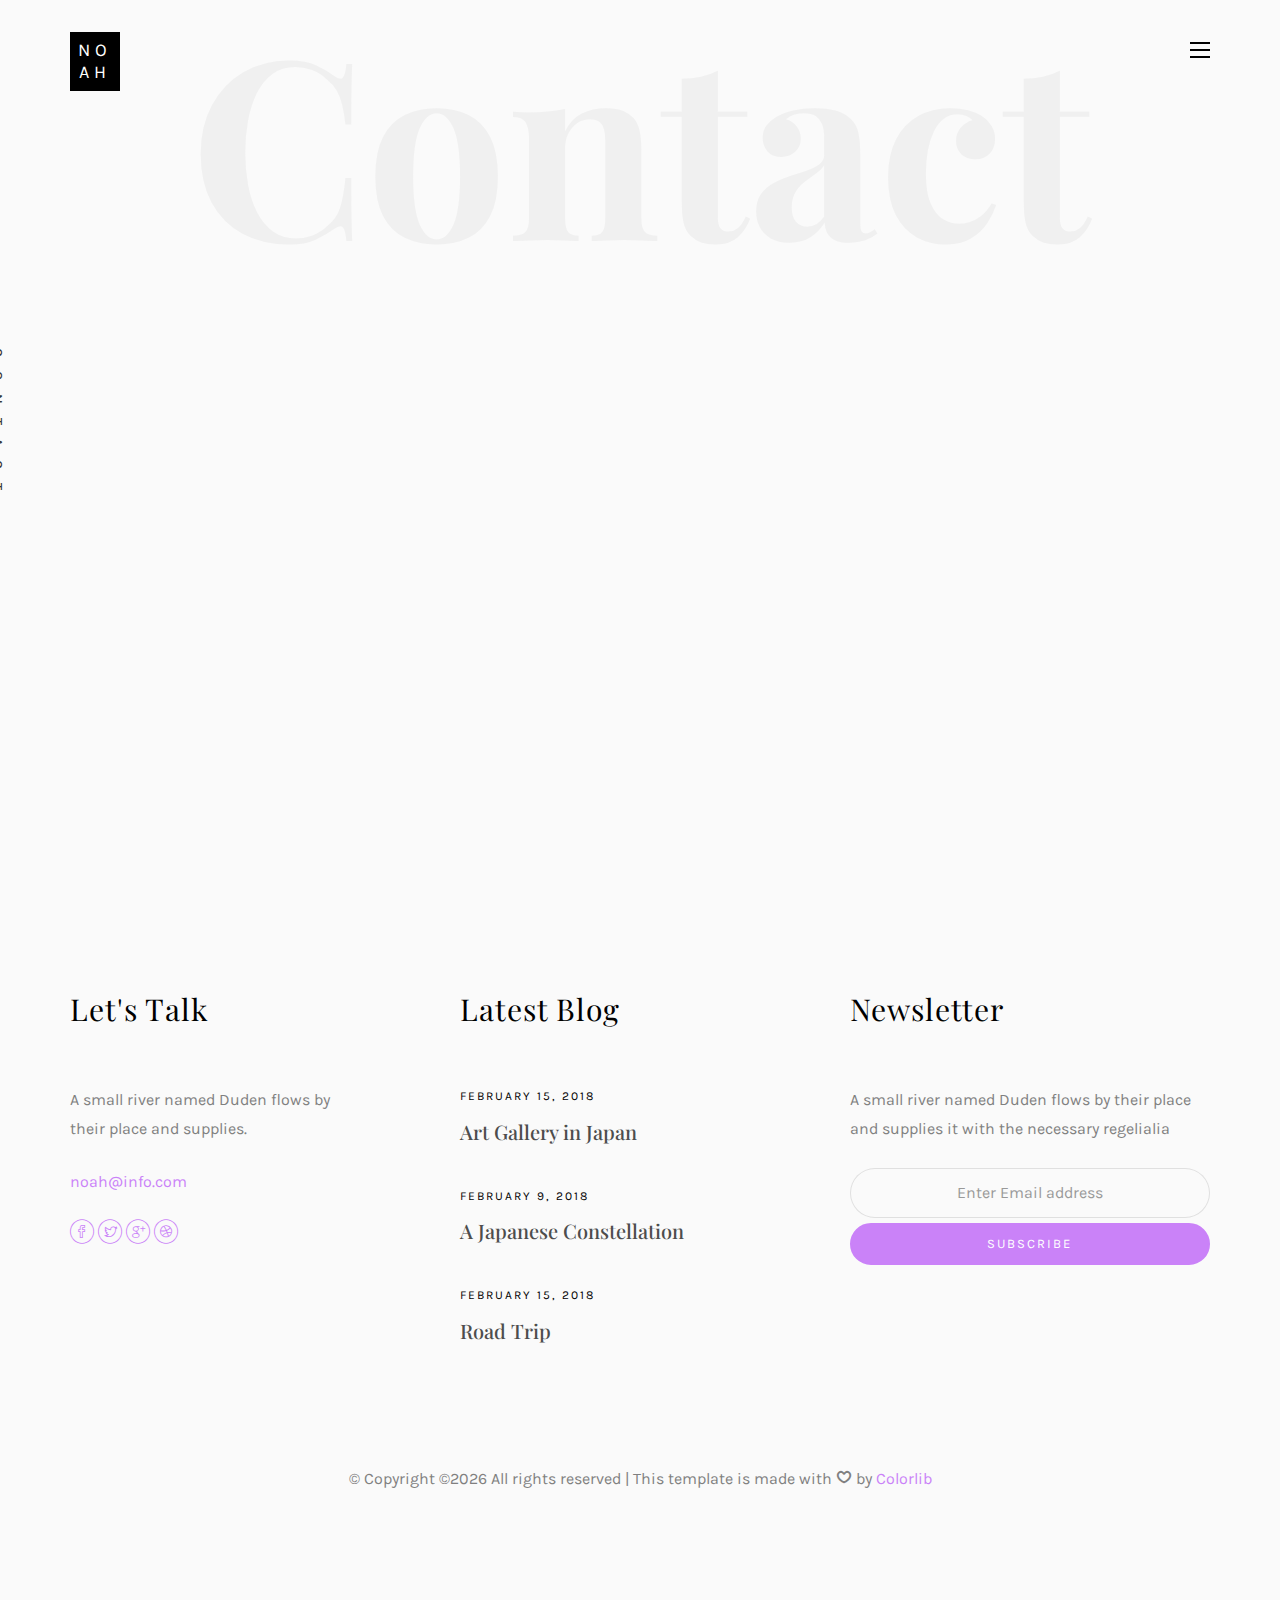
<file: contact.html>
<!DOCTYPE HTML>
<html>
	<head>
	<meta charset="utf-8">
	<meta http-equiv="X-UA-Compatible" content="IE=edge">
	<title>Noah Template</title>
	<meta name="viewport" content="width=device-width, initial-scale=1">
	<meta name="description" content="" />
	<meta name="keywords" content="" />
	<meta name="author" content="" />

  <!-- Facebook and Twitter integration -->
	<meta property="og:title" content=""/>
	<meta property="og:image" content=""/>
	<meta property="og:url" content=""/>
	<meta property="og:site_name" content=""/>
	<meta property="og:description" content=""/>
	<meta name="twitter:title" content="" />
	<meta name="twitter:image" content="" />
	<meta name="twitter:url" content="" />
	<meta name="twitter:card" content="" />

	<!-- Place favicon.ico and apple-touch-icon.png in the root directory -->
	<link rel="shortcut icon" href="favicon.ico">

	<link href="https://fonts.googleapis.com/css?family=Karla:400,700" rel="stylesheet">
	<link href="https://fonts.googleapis.com/css?family=Playfair+Display:400,400i,700" rel="stylesheet">
	
	<!-- Animate.css -->
	<link rel="stylesheet" href="css/animate.css">
	<!-- Icomoon Icon Fonts-->
	<link rel="stylesheet" href="css/icomoon.css">
	<!-- Bootstrap  -->
	<link rel="stylesheet" href="css/bootstrap.css">
	<!-- Owl Carousel -->
	<link rel="stylesheet" href="css/owl.carousel.min.css">
	<link rel="stylesheet" href="css/owl.theme.default.min.css">
	<!-- Magnific Popup -->
	<link rel="stylesheet" href="css/magnific-popup.css">

	<link rel="stylesheet" href="css/style.css">


	<!-- Modernizr JS -->
	<script src="js/modernizr-2.6.2.min.js"></script>
	<!-- FOR IE9 below -->
	<!--[if lt IE 9]>
	<script src="js/respond.min.js"></script>
	<![endif]-->

	</head>
	<body>

	<nav id="colorlib-main-nav" role="navigation">
		<a href="#" class="js-colorlib-nav-toggle colorlib-nav-toggle active"><i></i></a>
		<div class="js-fullheight colorlib-table">
			<div class="colorlib-table-cell js-fullheight">
				<div class="row">
					<div class="col-md-12">
						<div class="form-group">
							<input type="text" class="form-control" id="search" placeholder="Enter any key to search...">
							<button type="submit" class="btn btn-primary"><i class="icon-search3"></i></button>
						</div>
					</div>
				</div>
				<div class="row">
					<div class="col-md-12">
						<ul>
							<li><a href="index.html">Home</a></li>
							<li><a href="services.html">Services</a></li>
							<li><a href="work.html">Work</a></li>
							<li><a href="blog.html">Blog</a></li>
							<li><a href="about.html">About</a></li>
							<li class="active"><a href="contact.html">Contact</a></li>
						</ul>
					</div>
				</div>
				<div class="row">
					<div class="col-md-12">
						<h2 class="head-title">Works</h2>
						<a href="images/work-1.jpg" class="gallery image-popup-link text-center" style="background-image: url(images/work-1.jpg);">
							<span><i class="icon-search3"></i></span>
						</a>
						<a href="images/work-2.jpg" class="gallery image-popup-link text-center" style="background-image: url(images/work-2.jpg);">
							<span><i class="icon-search3"></i></span>
						</a>
						<a href="images/work-3.jpg" class="gallery image-popup-link text-center" style="background-image: url(images/work-3.jpg);">
							<span><i class="icon-search3"></i></span>
						</a>
						<a href="images/work-4.jpg" class="gallery image-popup-link text-center" style="background-image: url(images/work-4.jpg);">
							<span><i class="icon-search3"></i></span>
						</a>
					</div>
				</div>
			</div>
		</div>
	</nav>
	
	<div id="colorlib-page">
		<header>
			<div class="container">
				<div class="row">
					<div class="col-md-12">
						<div class="colorlib-navbar-brand">
							<a class="colorlib-logo" href="index.html"><span>No</span><span>ah</span></a>
						</div>
						<a href="#" class="js-colorlib-nav-toggle colorlib-nav-toggle"><i></i></a>
					</div>
				</div>
			</div>
		</header>
		
		<div id="colorlib-contact">
			<div class="container">
				<div class="row text-center">
					<h2 class="bold">Contact</h2>
				</div>
				<div class="row">
					<div class="col-md-12 col-md-offset-0 text-center animate-box intro-heading">
						<span>Contact</span>
						<h2>Contact Me</h2>
					</div>
				</div>
				<div class="row">
					<div class="col-md-12">
						<div class="rotate">
							<h2 class="heading">Contact</h2>
						</div>
					</div>
				</div>
				<div class="row">
					<div class="col-md-12 col-md-offset-0">
						<div class="row">
							<div class="col-md-4 animate-box">
								<h3>My Address</h3>
								<ul class="contact-info">
									<li><span><i class="icon-map5"></i></span>88 West 21th Street, Suite 721 New York NY 10016</li>
									<li><span><i class="icon-phone4"></i></span>+ 1235 2355 98</li>
									<li><span><i class="icon-envelope2"></i></span><a href="#">info@yoursite.com</a></li>
									<li><span><i class="icon-globe3"></i></span><a href="#">www.yoursite.com</a></li>
								</ul>
							</div>
							<div class="col-md-7 col-md-push-1 animate-box">
								<div class="row">
									<div class="col-md-12">
										<div class="form-group">
											<textarea name="" class="form-control" id="" cols="30" rows="7" placeholder="Message"></textarea>
										</div>
									</div>
									<div class="col-md-6">
										<div class="form-group">
											<input type="text" class="form-control" placeholder="Name">
										</div>
									</div>
									<div class="col-md-6">
										<div class="form-group">
											<input type="text" class="form-control" placeholder="Email">
										</div>
									</div>
									<div class="col-md-12">
										<div class="form-group">
											<input type="submit" value="Send Message" class="btn btn-primary">
										</div>
									</div>
								</div>
							</div>
						</div>
					</div>
				</div>
			</div>
		</div>

		<footer>
			<div id="footer">
				<div class="container">
					<div class="row">
						<div class="col-md-4 col-pb-sm">
							<div class="row">
								<div class="col-md-10">
									<h2>Let's Talk</h2>
									<p>A small river named Duden flows by their place and supplies.</p>
									<p><a href="#">noah@info.com</a></p>
									<p class="colorlib-social-icons">
										<a href="#"><i class="icon-facebook4"></i></a>
										<a href="#"><i class="icon-twitter3"></i></a>
										<a href="#"><i class="icon-googleplus"></i></a>
										<a href="#"><i class="icon-dribbble2"></i></a>
									</p>
								</div>
							</div>
						</div>
						<div class="col-md-4 col-pb-sm">
							<h2>Latest Blog</h2>
							<div class="f-entry">
								<a href="#" class="featured-img" style="background-image: url(images/img-1.jpg);"></a>
								<div class="desc">
									<span>February 15, 2018</span>
									<h3><a href="#">Art Gallery in Japan</a></h3>
								</div>
							</div>
							<div class="f-entry">
								<a href="#" class="featured-img" style="background-image: url(images/img-2.jpg);"></a>
								<div class="desc">
									<span>February 9, 2018</span>
									<h3><a href="#">A Japanese Constellation</a></h3>
								</div>
							</div>
							<div class="f-entry">
								<a href="#" class="featured-img" style="background-image: url(images/img-3.jpg);"></a>
								<div class="desc">
									<span>February 15, 2018</span>
									<h3><a href="#">Road Trip</a></h3>
								</div>
							</div>
						</div>
						<div class="col-md-4 col-pb-sm">
							<h2>Newsletter</h2>
							<p>A small river named Duden flows by their place and supplies it with the necessary regelialia</p>
							<div class="subscribe text-center">
								<div class="form-group">
									<input type="text" class="form-control text-center" placeholder="Enter Email address">
									<input type="submit" value="Subscribe" class="btn btn-primary btn-custom">
								</div>
							</div>
						</div>
					</div>
					<div class="row">
						<div class="col-md-12 text-center">
							<p>
								&copy; <!-- Link back to Colorlib can't be removed. Template is licensed under CC BY 3.0. -->
Copyright &copy;<script>document.write(new Date().getFullYear());</script> All rights reserved | This template is made with <i class="icon-heart4" aria-hidden="true"></i> by <a href="https://colorlib.com" target="_blank">Colorlib</a>
<!-- Link back to Colorlib can't be removed. Template is licensed under CC BY 3.0. -->
							</p>
						</div>
					</div>
				</div>
			</div>
		</footer>
	
	</div>

	<!-- jQuery -->
	<script src="js/jquery.min.js"></script>
	<!-- jQuery Easing -->
	<script src="js/jquery.easing.1.3.js"></script>
	<!-- Bootstrap -->
	<script src="js/bootstrap.min.js"></script>
	<!-- Waypoints -->
	<script src="js/jquery.waypoints.min.js"></script>
	<!-- Owl Carousel -->
	<script src="js/owl.carousel.min.js"></script>
	<!-- Magnific Popup -->
	<script src="js/jquery.magnific-popup.min.js"></script>
	<script src="js/magnific-popup-options.js"></script>

	<!-- Main JS (Do not remove) -->
	<script src="js/main.js"></script>

	</body>
</html>
</file>
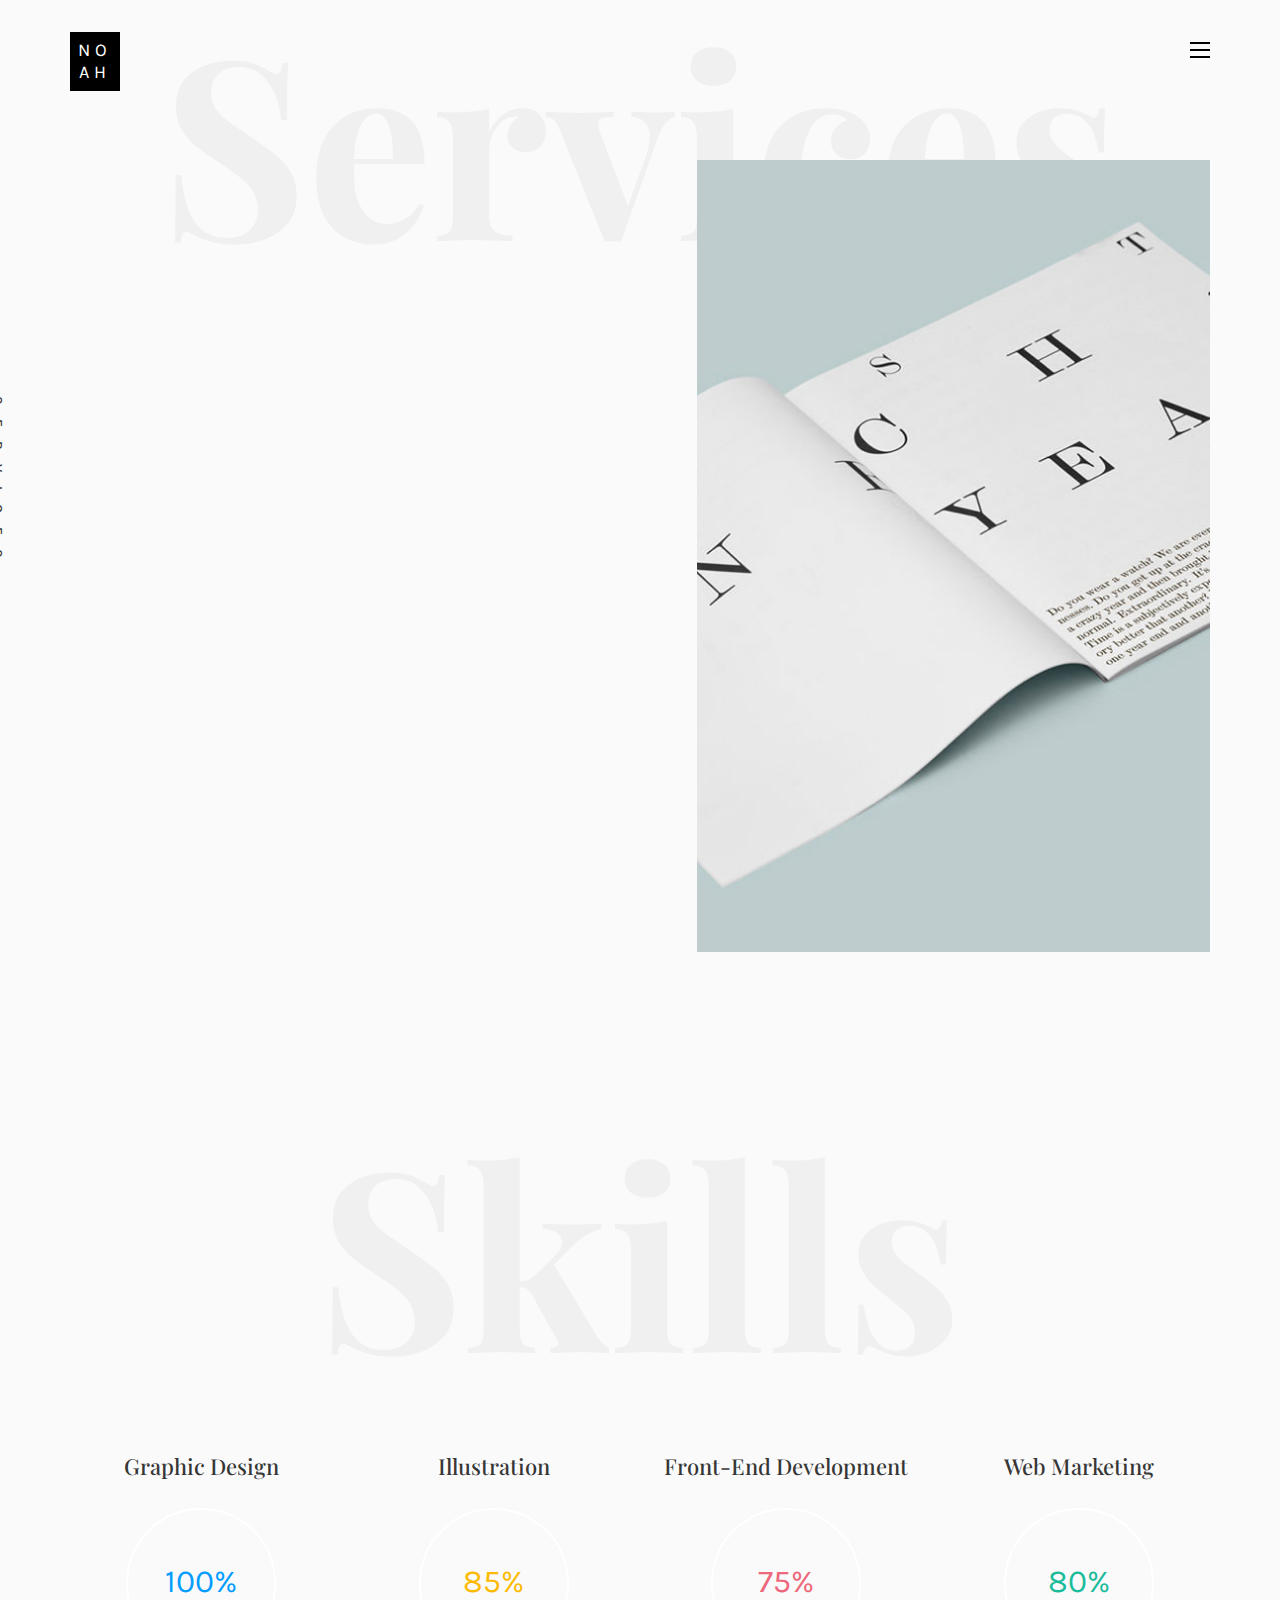
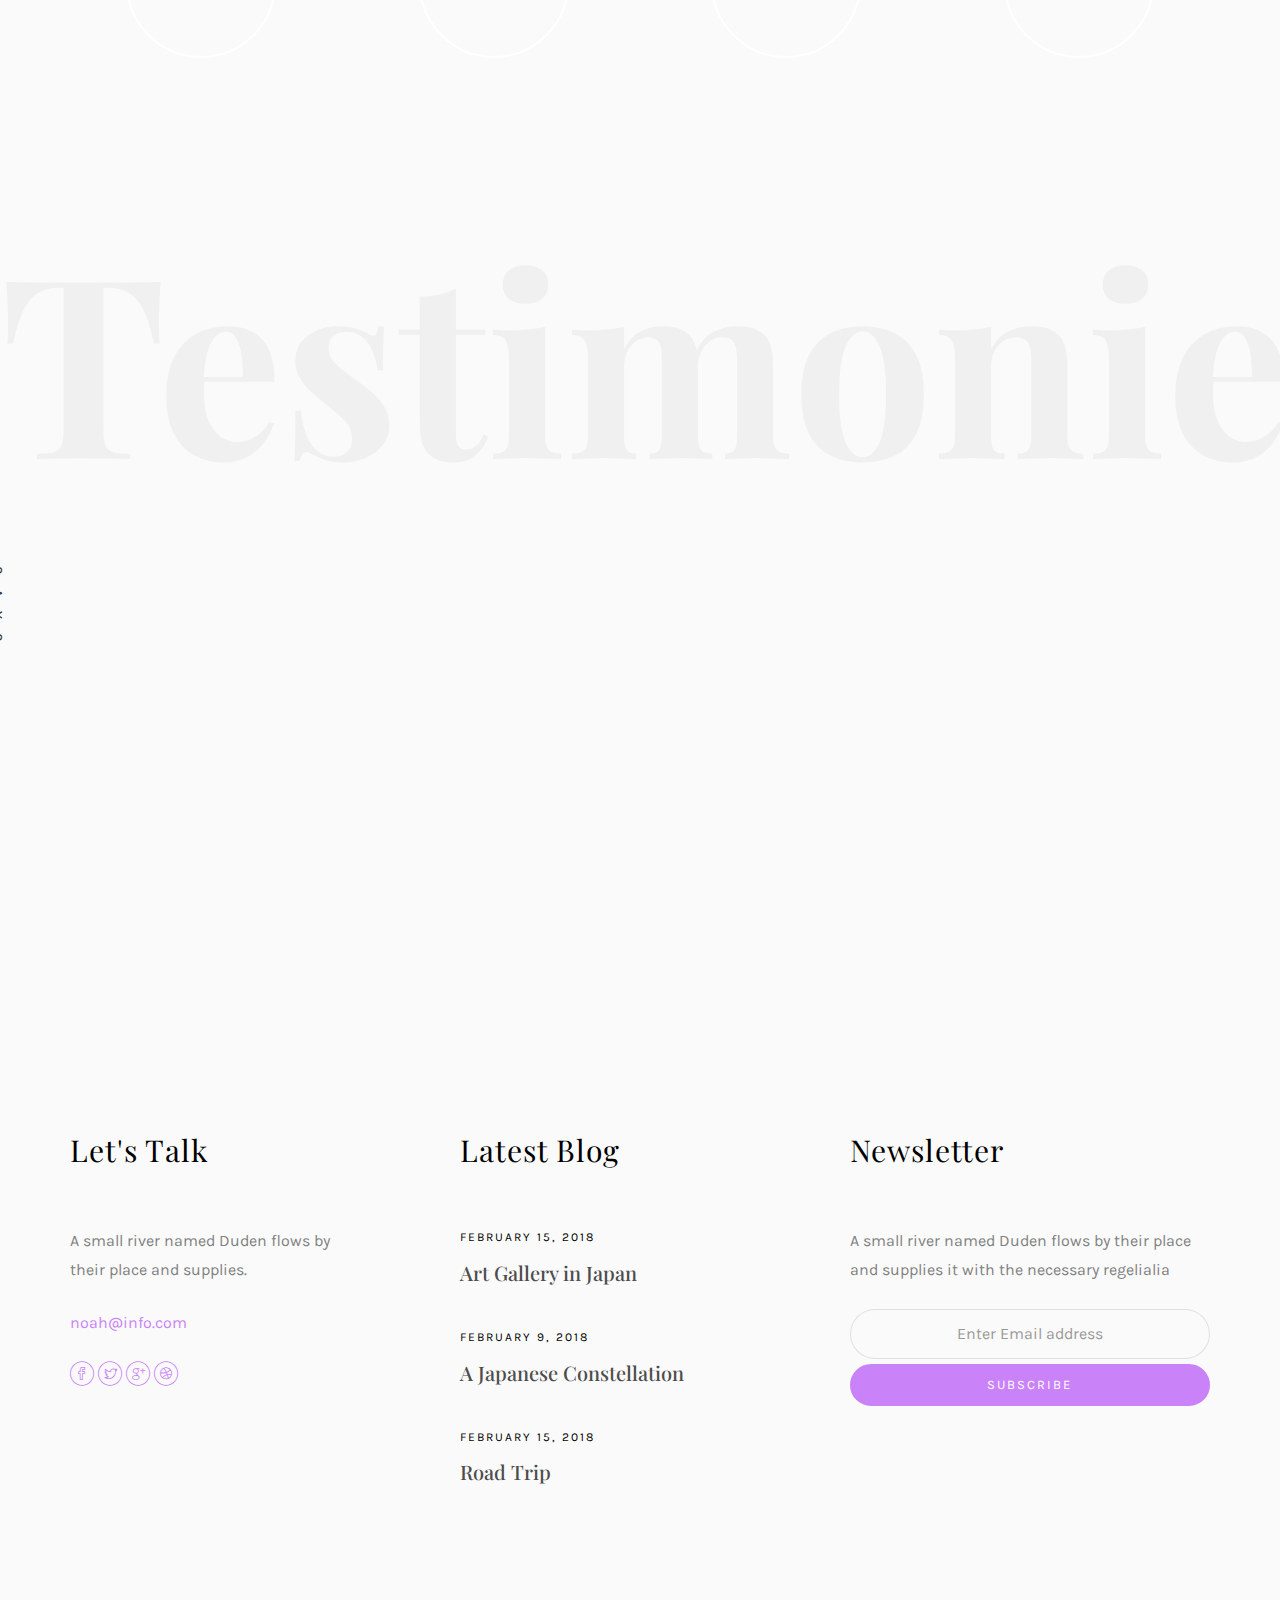
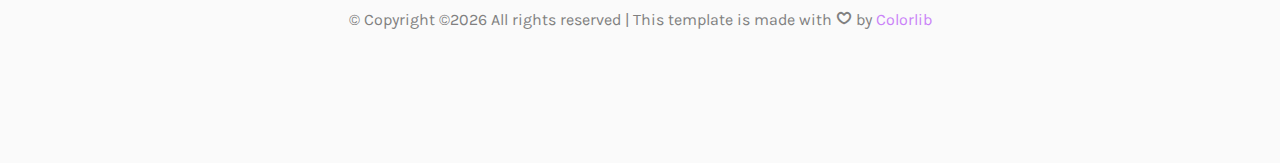
<file: services.html>
<!DOCTYPE HTML>
<html>
	<head>
	<meta charset="utf-8">
	<meta http-equiv="X-UA-Compatible" content="IE=edge">
	<title>Noah Template</title>
	<meta name="viewport" content="width=device-width, initial-scale=1">
	<meta name="description" content="" />
	<meta name="keywords" content="" />
	<meta name="author" content="" />

  <!-- Facebook and Twitter integration -->
	<meta property="og:title" content=""/>
	<meta property="og:image" content=""/>
	<meta property="og:url" content=""/>
	<meta property="og:site_name" content=""/>
	<meta property="og:description" content=""/>
	<meta name="twitter:title" content="" />
	<meta name="twitter:image" content="" />
	<meta name="twitter:url" content="" />
	<meta name="twitter:card" content="" />

	<!-- Place favicon.ico and apple-touch-icon.png in the root directory -->
	<link rel="shortcut icon" href="favicon.ico">

	<link href="https://fonts.googleapis.com/css?family=Karla:400,700" rel="stylesheet">
	<link href="https://fonts.googleapis.com/css?family=Playfair+Display:400,400i,700" rel="stylesheet">
	
	<!-- Animate.css -->
	<link rel="stylesheet" href="css/animate.css">
	<!-- Icomoon Icon Fonts-->
	<link rel="stylesheet" href="css/icomoon.css">
	<!-- Bootstrap  -->
	<link rel="stylesheet" href="css/bootstrap.css">
	<!-- Owl Carousel -->
	<link rel="stylesheet" href="css/owl.carousel.min.css">
	<link rel="stylesheet" href="css/owl.theme.default.min.css">
	<!-- Magnific Popup -->
	<link rel="stylesheet" href="css/magnific-popup.css">

	<link rel="stylesheet" href="css/style.css">


	<!-- Modernizr JS -->
	<script src="js/modernizr-2.6.2.min.js"></script>
	<!-- FOR IE9 below -->
	<!--[if lt IE 9]>
	<script src="js/respond.min.js"></script>
	<![endif]-->

	</head>
	<body>

	<nav id="colorlib-main-nav" role="navigation">
		<a href="#" class="js-colorlib-nav-toggle colorlib-nav-toggle active"><i></i></a>
		<div class="js-fullheight colorlib-table">
			<div class="colorlib-table-cell js-fullheight">
				<div class="row">
					<div class="col-md-12">
						<div class="form-group">
							<input type="text" class="form-control" id="search" placeholder="Enter any key to search...">
							<button type="submit" class="btn btn-primary"><i class="icon-search3"></i></button>
						</div>
					</div>
				</div>
				<div class="row">
					<div class="col-md-12">
						<ul>
							<li><a href="index.html">Home</a></li>
							<li class="active"><a href="services.html">Services</a></li>
							<li><a href="work.html">Work</a></li>
							<li><a href="blog.html">Blog</a></li>
							<li><a href="about.html">About</a></li>
							<li><a href="contact.html">Contact</a></li>
						</ul>
					</div>
				</div>
				<div class="row">
					<div class="col-md-12">
						<h2 class="head-title">Works</h2>
						<a href="images/work-1.jpg" class="gallery image-popup-link text-center" style="background-image: url(images/work-1.jpg);">
							<span><i class="icon-search3"></i></span>
						</a>
						<a href="images/work-2.jpg" class="gallery image-popup-link text-center" style="background-image: url(images/work-2.jpg);">
							<span><i class="icon-search3"></i></span>
						</a>
						<a href="images/work-3.jpg" class="gallery image-popup-link text-center" style="background-image: url(images/work-3.jpg);">
							<span><i class="icon-search3"></i></span>
						</a>
						<a href="images/work-4.jpg" class="gallery image-popup-link text-center" style="background-image: url(images/work-4.jpg);">
							<span><i class="icon-search3"></i></span>
						</a>
					</div>
				</div>
			</div>
		</div>
	</nav>
	
	<div id="colorlib-page">
		<header>
			<div class="container">
				<div class="row">
					<div class="col-md-12">
						<div class="colorlib-navbar-brand">
							<a class="colorlib-logo" href="index.html"><span>No</span><span>ah</span></a>
						</div>
						<a href="#" class="js-colorlib-nav-toggle colorlib-nav-toggle"><i></i></a>
					</div>
				</div>
			</div>
		</header>
		<div id="colorlib-services">
			<div class="container">
				<div class="row text-center">
					<h2 class="bold">Services</h2>
				</div>
				<div class="row">
					<div class="col-md-12">
						<div class="services-flex">
							<div class="one-third">
								<div class="row">
									<div class="col-md-12 col-md-offset-0 animate-box intro-heading">
										<span>My Services</span>
										<h2>Here Are Some of My Skills</h2>
									</div>
								</div>
								<div class="row">
									<div class="col-md-12">
										<div class="rotate">
											<h2 class="heading">Services</h2>
										</div>
									</div>
									<div class="col-md-6">
										<div class="services animate-box">
											<h3>1 - Graphic Design</h3>
											<ul>
												<li>UI Design</li>
												<li>Website &amp; Digital Design</li>
												<li>Brading &amp; Visual Identity</li>
												<li>Print Design</li>
											</ul>
										</div>
										<div class="services animate-box">
											<h3>3 - Front End Development</h3>
											<ul>
												<li>HTML / CSS</li>
												<li>JS &amp; Jquery Startup</li>
												<li>WordPress</li>
												<li>Jomla</li>
											</ul>
										</div>
									</div>
									<div class="col-md-6">
										<div class="services animate-box">
											<h3>2 - Illustration</h3>
											<ul>
												<li>Editorial</li>
												<li>Narrative</li>
												<li>Motion Graphics</li>
												<li>Animation</li>
												<li>Visual Effects</li>
											</ul>
										</div>
										<div class="services animate-box">
											<h3>4 - Web Marketing</h3>
											<ul>
												<li>Sales Marketing</li>
												<li>Invoice</li>
												<li>eCommerce</li>
											</ul>
										</div>
									</div>
								</div>
							</div>
							<div class="one-forth services-img" style="background-image: url(images/services-img.jpg);">
							</div>
						</div>
					</div>
				</div>
			</div>
		</div>

		<div id="colorlib-progress">
			<div class="container">
				<div class="row text-center">
					<h2 class="bold">Skills</h2>
				</div>
				<div class="row">
					<div class="col-md-12 col-md-offset-0 text-center animate-box intro-heading">
						<span>Skills</span>
						<h2>My Skills</h2>
					</div>
				</div>
				<div class="row">
			      <div class="col-md-3 col-sm-6 text-center">
			      	<h2 class="progress-head">Graphic Design</h2>
		            <div class="progress blue">
		                <span class="progress-left">
		                    <span class="progress-bar"></span>
		                </span>
		                <span class="progress-right">
		                    <span class="progress-bar"></span>
		                </span>
		                <div class="progress-value">100%</div>
		            </div>
		         </div>
			 
		         <div class="col-md-3 col-sm-6 text-center">
		         	<h2 class="progress-head">Illustration</h2>
		            <div class="progress yellow">
		                <span class="progress-left">
		                    <span class="progress-bar"></span>
		                </span>
		                <span class="progress-right">
		                    <span class="progress-bar"></span>
		                </span>
		                <div class="progress-value">85%</div>
		            </div>
		         </div>

		         <div class="col-md-3 col-sm-6 text-center">
		         	<h2 class="progress-head">Front-End Development</h2>
		            <div class="progress pink">
		                <span class="progress-left">
		                    <span class="progress-bar"></span>
		                </span>
		                <span class="progress-right">
		                    <span class="progress-bar"></span>
		                </span>
		                <div class="progress-value">75%</div>
		            </div>
		         </div>

		         <div class="col-md-3 col-sm-6 text-center">
		         	<h2 class="progress-head">Web Marketing</h2>
		            <div class="progress green">
		                <span class="progress-left">
		                    <span class="progress-bar"></span>
		                </span>
		                <span class="progress-right">
		                    <span class="progress-bar"></span>
		                </span>
		                <div class="progress-value">80%</div>
		            </div>
		         </div>
			   </div>
			</div>
		</div>

		<div id="colorlib-testimony">
			<div class="container">
				<div class="row text-center">
					<h2 class="bold">Testimonies</h2>
				</div>
				<div class="row">
					<div class="col-md-12 col-md-offset-0 text-center animate-box intro-heading">
						<span>Testimonies</span>
						<h2>Clients Says</h2>
					</div>
				</div>
				<div class="row">
					<div class="col-md-12">
						<div class="rotate">
							<h2 class="heading">Says</h2>
						</div>
					</div>
				</div>
				<div class="row animate-box">
					<div class="owl-carousel">
						<div class="item">
							<div class="col-md-12 text-center">
								<div class="testimony">
									<blockquote>
										<p>"A small river named Duden flows by their place and supplies it with the necessary regelialia.</p>
										<span>" &mdash; George Brooks</span>
									</blockquote>
								</div>
							</div>
						</div>
						<div class="item">
							<div class="col-md-12 text-center">
								<div class="testimony">
									<blockquote>
										<p>"Even the all-powerful Pointing has no control about the blind texts it is an almost unorthographic life One day however a small line of blind text by the name of Lorem Ipsum decided to leave for the far World of Grammar.</p>
										<span>" &mdash; Daniel Foster</span>
									</blockquote>
								</div>
							</div>
						</div>
						<div class="item">
							<div class="col-md-12 text-center">
								<div class="testimony">
									<blockquote>
										<p>"When she reached the first hills of the Italic Mountains, she had a last view back on the skyline of her hometown Bookmarksgrove</p>
										<span>" &mdash; Liam Jenkins</span>
									</blockquote>
								</div>
							</div>
						</div>
					</div>
				</div>
			</div>
		</div>

		<footer>
			<div id="footer">
				<div class="container">
					<div class="row">
						<div class="col-md-4 col-pb-sm">
							<div class="row">
								<div class="col-md-10">
									<h2>Let's Talk</h2>
									<p>A small river named Duden flows by their place and supplies.</p>
									<p><a href="#">noah@info.com</a></p>
									<p class="colorlib-social-icons">
										<a href="#"><i class="icon-facebook4"></i></a>
										<a href="#"><i class="icon-twitter3"></i></a>
										<a href="#"><i class="icon-googleplus"></i></a>
										<a href="#"><i class="icon-dribbble2"></i></a>
									</p>
								</div>
							</div>
						</div>
						<div class="col-md-4 col-pb-sm">
							<h2>Latest Blog</h2>
							<div class="f-entry">
								<a href="#" class="featured-img" style="background-image: url(images/img-1.jpg);"></a>
								<div class="desc">
									<span>February 15, 2018</span>
									<h3><a href="#">Art Gallery in Japan</a></h3>
								</div>
							</div>
							<div class="f-entry">
								<a href="#" class="featured-img" style="background-image: url(images/img-2.jpg);"></a>
								<div class="desc">
									<span>February 9, 2018</span>
									<h3><a href="#">A Japanese Constellation</a></h3>
								</div>
							</div>
							<div class="f-entry">
								<a href="#" class="featured-img" style="background-image: url(images/img-3.jpg);"></a>
								<div class="desc">
									<span>February 15, 2018</span>
									<h3><a href="#">Road Trip</a></h3>
								</div>
							</div>
						</div>
						<div class="col-md-4 col-pb-sm">
							<h2>Newsletter</h2>
							<p>A small river named Duden flows by their place and supplies it with the necessary regelialia</p>
							<div class="subscribe text-center">
								<div class="form-group">
									<input type="text" class="form-control text-center" placeholder="Enter Email address">
									<input type="submit" value="Subscribe" class="btn btn-primary btn-custom">
								</div>
							</div>
						</div>
					</div>
					<div class="row">
						<div class="col-md-12 text-center">
							<p>
								&copy; <!-- Link back to Colorlib can't be removed. Template is licensed under CC BY 3.0. -->
Copyright &copy;<script>document.write(new Date().getFullYear());</script> All rights reserved | This template is made with <i class="icon-heart4" aria-hidden="true"></i> by <a href="https://colorlib.com" target="_blank">Colorlib</a>
<!-- Link back to Colorlib can't be removed. Template is licensed under CC BY 3.0. -->
							</p>
						</div>
					</div>
				</div>
			</div>
		</footer>
	
	</div>

	<!-- jQuery -->
	<script src="js/jquery.min.js"></script>
	<!-- jQuery Easing -->
	<script src="js/jquery.easing.1.3.js"></script>
	<!-- Bootstrap -->
	<script src="js/bootstrap.min.js"></script>
	<!-- Waypoints -->
	<script src="js/jquery.waypoints.min.js"></script>
	<!-- Owl Carousel -->
	<script src="js/owl.carousel.min.js"></script>
	<!-- Magnific Popup -->
	<script src="js/jquery.magnific-popup.min.js"></script>
	<script src="js/magnific-popup-options.js"></script>

	<!-- Main JS (Do not remove) -->
	<script src="js/main.js"></script>

	</body>
</html>
</file>
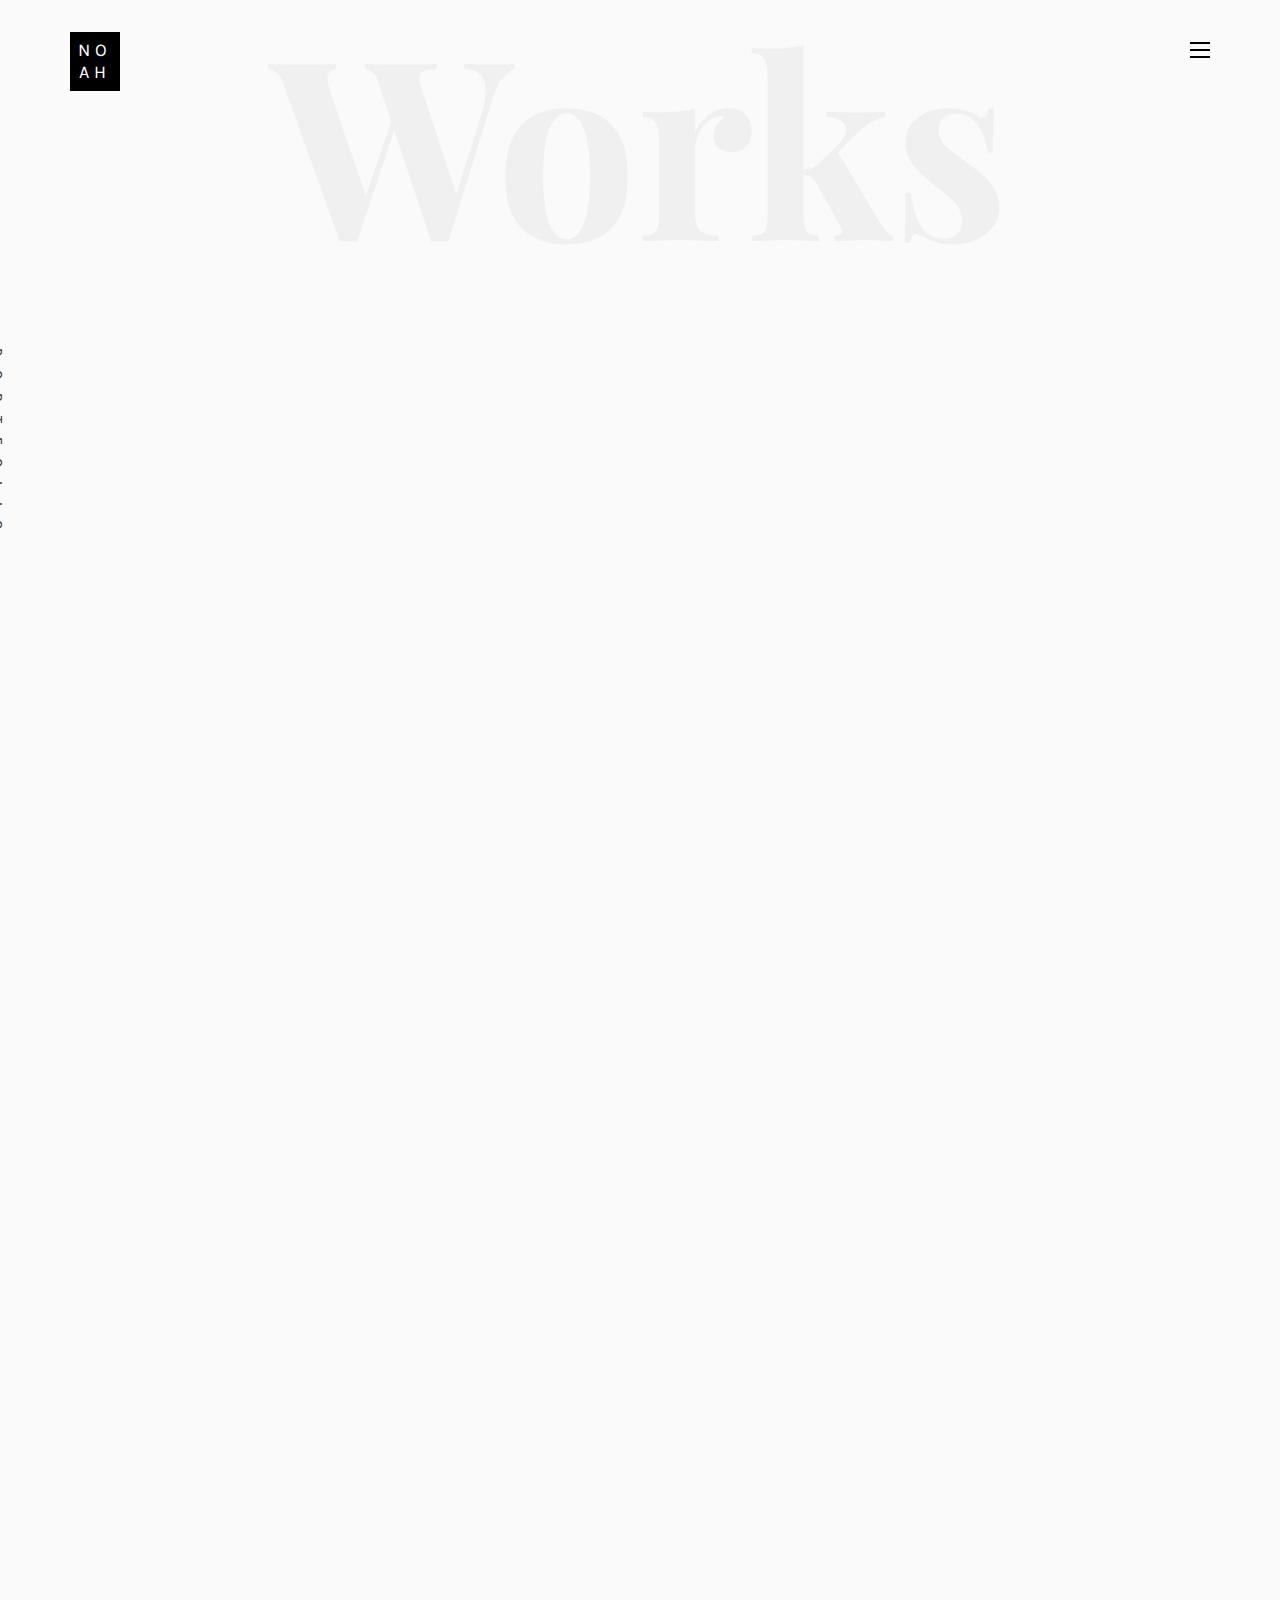
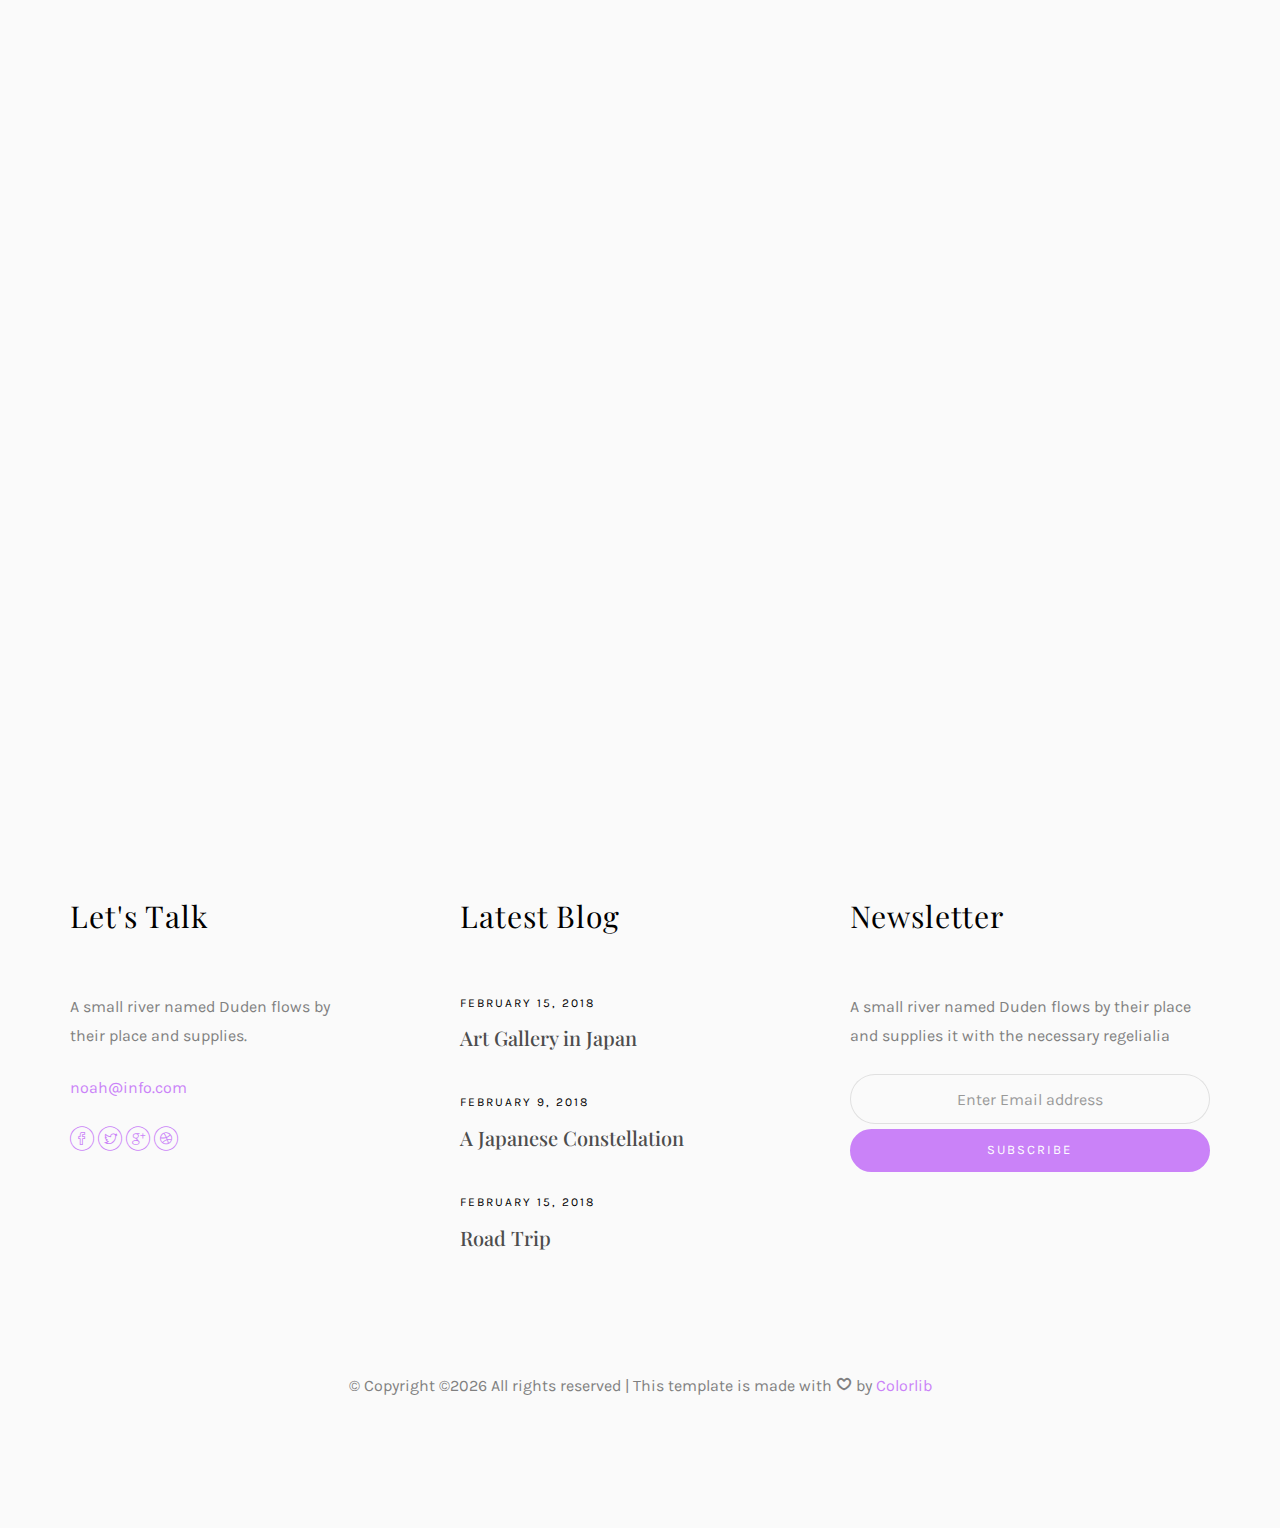
<file: work-single.html>
<!DOCTYPE HTML>
<html>
	<head>
	<meta charset="utf-8">
	<meta http-equiv="X-UA-Compatible" content="IE=edge">
	<title>Noah Template</title>
	<meta name="viewport" content="width=device-width, initial-scale=1">
	<meta name="description" content="" />
	<meta name="keywords" content="" />
	<meta name="author" content="" />

  <!-- Facebook and Twitter integration -->
	<meta property="og:title" content=""/>
	<meta property="og:image" content=""/>
	<meta property="og:url" content=""/>
	<meta property="og:site_name" content=""/>
	<meta property="og:description" content=""/>
	<meta name="twitter:title" content="" />
	<meta name="twitter:image" content="" />
	<meta name="twitter:url" content="" />
	<meta name="twitter:card" content="" />

	<!-- Place favicon.ico and apple-touch-icon.png in the root directory -->
	<link rel="shortcut icon" href="favicon.ico">

	<link href="https://fonts.googleapis.com/css?family=Karla:400,700" rel="stylesheet">
	<link href="https://fonts.googleapis.com/css?family=Playfair+Display:400,400i,700" rel="stylesheet">
	
	<!-- Animate.css -->
	<link rel="stylesheet" href="css/animate.css">
	<!-- Icomoon Icon Fonts-->
	<link rel="stylesheet" href="css/icomoon.css">
	<!-- Bootstrap  -->
	<link rel="stylesheet" href="css/bootstrap.css">
	<!-- Owl Carousel -->
	<link rel="stylesheet" href="css/owl.carousel.min.css">
	<link rel="stylesheet" href="css/owl.theme.default.min.css">
	<!-- Magnific Popup -->
	<link rel="stylesheet" href="css/magnific-popup.css">

	<link rel="stylesheet" href="css/style.css">


	<!-- Modernizr JS -->
	<script src="js/modernizr-2.6.2.min.js"></script>
	<!-- FOR IE9 below -->
	<!--[if lt IE 9]>
	<script src="js/respond.min.js"></script>
	<![endif]-->

	</head>
	<body>

	<nav id="colorlib-main-nav" role="navigation">
		<a href="#" class="js-colorlib-nav-toggle colorlib-nav-toggle active"><i></i></a>
		<div class="js-fullheight colorlib-table">
			<div class="colorlib-table-cell js-fullheight">
				<div class="row">
					<div class="col-md-12">
						<div class="form-group">
							<input type="text" class="form-control" id="search" placeholder="Enter any key to search...">
							<button type="submit" class="btn btn-primary"><i class="icon-search3"></i></button>
						</div>
					</div>
				</div>
				<div class="row">
					<div class="col-md-12">
						<ul>
							<li><a href="index.html">Home</a></li>
							<li><a href="services.html">Services</a></li>
							<li class="active"><a href="work.html">Work</a></li>
							<li><a href="blog.html">Blog</a></li>
							<li><a href="about.html">About</a></li>
							<li><a href="contact.html">Contact</a></li>
						</ul>
					</div>
				</div>
				<div class="row">
					<div class="col-md-12">
						<h2 class="head-title">Works</h2>
						<a href="images/work-1.jpg" class="gallery image-popup-link text-center" style="background-image: url(images/work-1.jpg);">
							<span><i class="icon-search3"></i></span>
						</a>
						<a href="images/work-2.jpg" class="gallery image-popup-link text-center" style="background-image: url(images/work-2.jpg);">
							<span><i class="icon-search3"></i></span>
						</a>
						<a href="images/work-3.jpg" class="gallery image-popup-link text-center" style="background-image: url(images/work-3.jpg);">
							<span><i class="icon-search3"></i></span>
						</a>
						<a href="images/work-4.jpg" class="gallery image-popup-link text-center" style="background-image: url(images/work-4.jpg);">
							<span><i class="icon-search3"></i></span>
						</a>
					</div>
				</div>
			</div>
		</div>
	</nav>
	
	<div id="colorlib-page">
		<header>
			<div class="container">
				<div class="row">
					<div class="col-md-12">
						<div class="colorlib-navbar-brand">
							<a class="colorlib-logo" href="index.html"><span>No</span><span>ah</span></a>
						</div>
						<a href="#" class="js-colorlib-nav-toggle colorlib-nav-toggle"><i></i></a>
					</div>
				</div>
			</div>
		</header>
		<div id="colorlib-work">
			<div class="container">
				<div class="row text-center">
					<h2 class="bold">Works</h2>
				</div>
				<div class="row">
					<div class="col-md-12 col-md-offset-0 text-center animate-box intro-heading">
						<span>Portfolio</span>
						<h2>Portfolio Single</h2>
					</div>
				</div>
				<div class="row">
					<div class="col-md-12">
						<div class="rotate">
							<h2 class="heading">Portfolio</h2>
						</div>
					</div>
				</div>
				<div class="row">
					<div class="col-md-12">
						<div class="work-entry animate-box">
							<a href="work.html" class="work-img" style="background-image: url(images/work-1.jpg);">
							</a>
							<div class="col-md-8 col-md-offset-2">
								<div class="desc">
									<h2>Pursuing Best</h2>
									<p>Far far away, behind the word mountains, far from the countries Vokalia and Consonantia, there live the blind texts. Separated they live in Bookmarksgrove right at the coast of the Semantics, a large language ocean.</p>
									<p>On her way she met a copy. The copy warned the Little Blind Text, that where it came from it would have been rewritten a thousand times and everything that was left from its origin would be the word "and" and the Little Blind Text should turn around and return to its own, safe country. But nothing the copy said could convince her and so it didn’t take long until a few insidious Copy Writers ambushed her, made her drunk with Longe and Parole and dragged her into their agency, where they abused her for their.</p>
									<img class="img-responsive" src="images/work-2.jpg" alt="html5 bootstrap template by colorlib.com"><br>
									<p>When she reached the first hills of the Italic Mountains, she had a last view back on the skyline of her hometown Bookmarksgrove, the headline of Alphabet Village and the subline of her own road, the Line Lane. Pityful a rethoric question ran over her cheek, then she continued her way.</p>
									<p class="read"><a href="#">Live Preview</a></p>
								</div>
							</div>
						</div>
					</div>
				</div>
			</div>
		</div>

		<footer>
			<div id="footer">
				<div class="container">
					<div class="row">
						<div class="col-md-4 col-pb-sm">
							<div class="row">
								<div class="col-md-10">
									<h2>Let's Talk</h2>
									<p>A small river named Duden flows by their place and supplies.</p>
									<p><a href="#">noah@info.com</a></p>
									<p class="colorlib-social-icons">
										<a href="#"><i class="icon-facebook4"></i></a>
										<a href="#"><i class="icon-twitter3"></i></a>
										<a href="#"><i class="icon-googleplus"></i></a>
										<a href="#"><i class="icon-dribbble2"></i></a>
									</p>
								</div>
							</div>
						</div>
						<div class="col-md-4 col-pb-sm">
							<h2>Latest Blog</h2>
							<div class="f-entry">
								<a href="#" class="featured-img" style="background-image: url(images/img-1.jpg);"></a>
								<div class="desc">
									<span>February 15, 2018</span>
									<h3><a href="#">Art Gallery in Japan</a></h3>
								</div>
							</div>
							<div class="f-entry">
								<a href="#" class="featured-img" style="background-image: url(images/img-2.jpg);"></a>
								<div class="desc">
									<span>February 9, 2018</span>
									<h3><a href="#">A Japanese Constellation</a></h3>
								</div>
							</div>
							<div class="f-entry">
								<a href="#" class="featured-img" style="background-image: url(images/img-3.jpg);"></a>
								<div class="desc">
									<span>February 15, 2018</span>
									<h3><a href="#">Road Trip</a></h3>
								</div>
							</div>
						</div>
						<div class="col-md-4 col-pb-sm">
							<h2>Newsletter</h2>
							<p>A small river named Duden flows by their place and supplies it with the necessary regelialia</p>
							<div class="subscribe text-center">
								<div class="form-group">
									<input type="text" class="form-control text-center" placeholder="Enter Email address">
									<input type="submit" value="Subscribe" class="btn btn-primary btn-custom">
								</div>
							</div>
						</div>
					</div>
					<div class="row">
						<div class="col-md-12 text-center">
							<p>
								&copy; <!-- Link back to Colorlib can't be removed. Template is licensed under CC BY 3.0. -->
Copyright &copy;<script>document.write(new Date().getFullYear());</script> All rights reserved | This template is made with <i class="icon-heart4" aria-hidden="true"></i> by <a href="https://colorlib.com" target="_blank">Colorlib</a>
<!-- Link back to Colorlib can't be removed. Template is licensed under CC BY 3.0. -->
							</p>
						</div>
					</div>
				</div>
			</div>
		</footer>
	
	</div>

	<!-- jQuery -->
	<script src="js/jquery.min.js"></script>
	<!-- jQuery Easing -->
	<script src="js/jquery.easing.1.3.js"></script>
	<!-- Bootstrap -->
	<script src="js/bootstrap.min.js"></script>
	<!-- Waypoints -->
	<script src="js/jquery.waypoints.min.js"></script>
	<!-- Owl Carousel -->
	<script src="js/owl.carousel.min.js"></script>
	<!-- Magnific Popup -->
	<script src="js/jquery.magnific-popup.min.js"></script>
	<script src="js/magnific-popup-options.js"></script>

	<!-- Main JS (Do not remove) -->
	<script src="js/main.js"></script>

	</body>
</html>
</file>
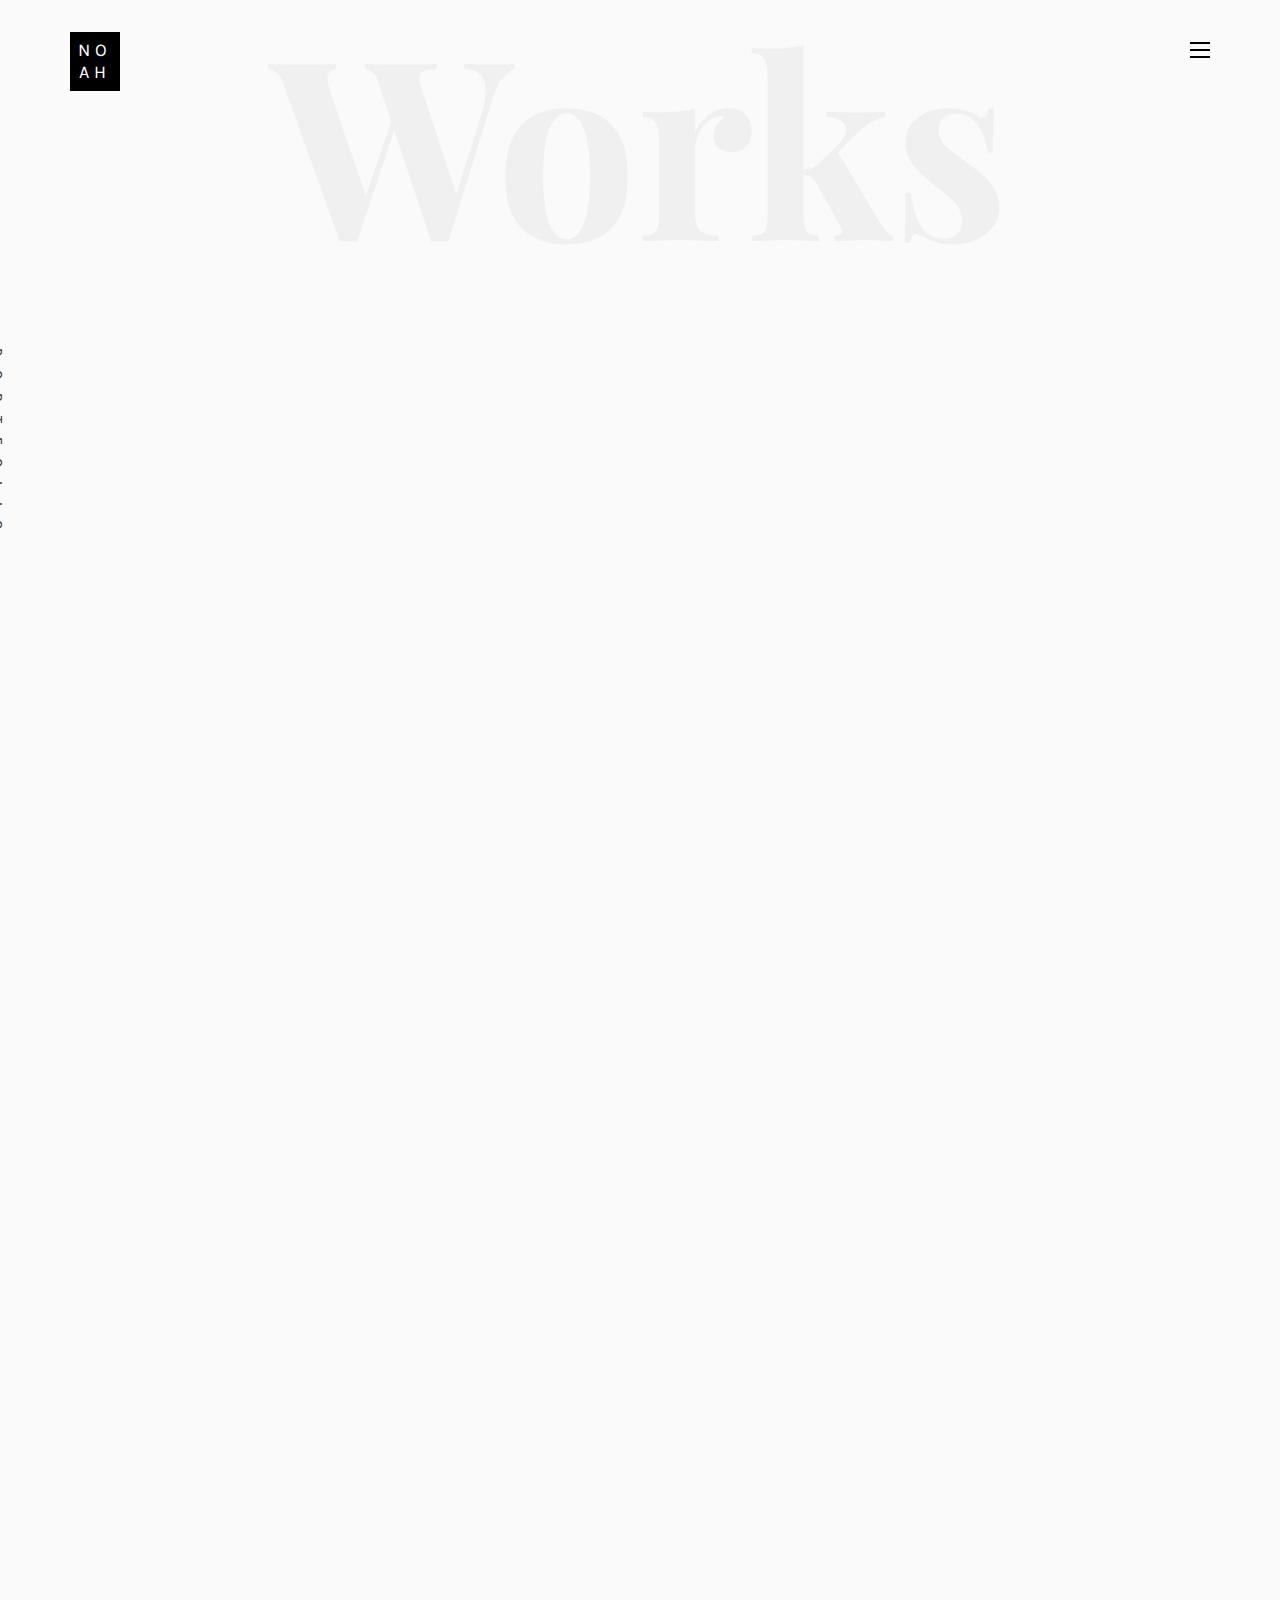
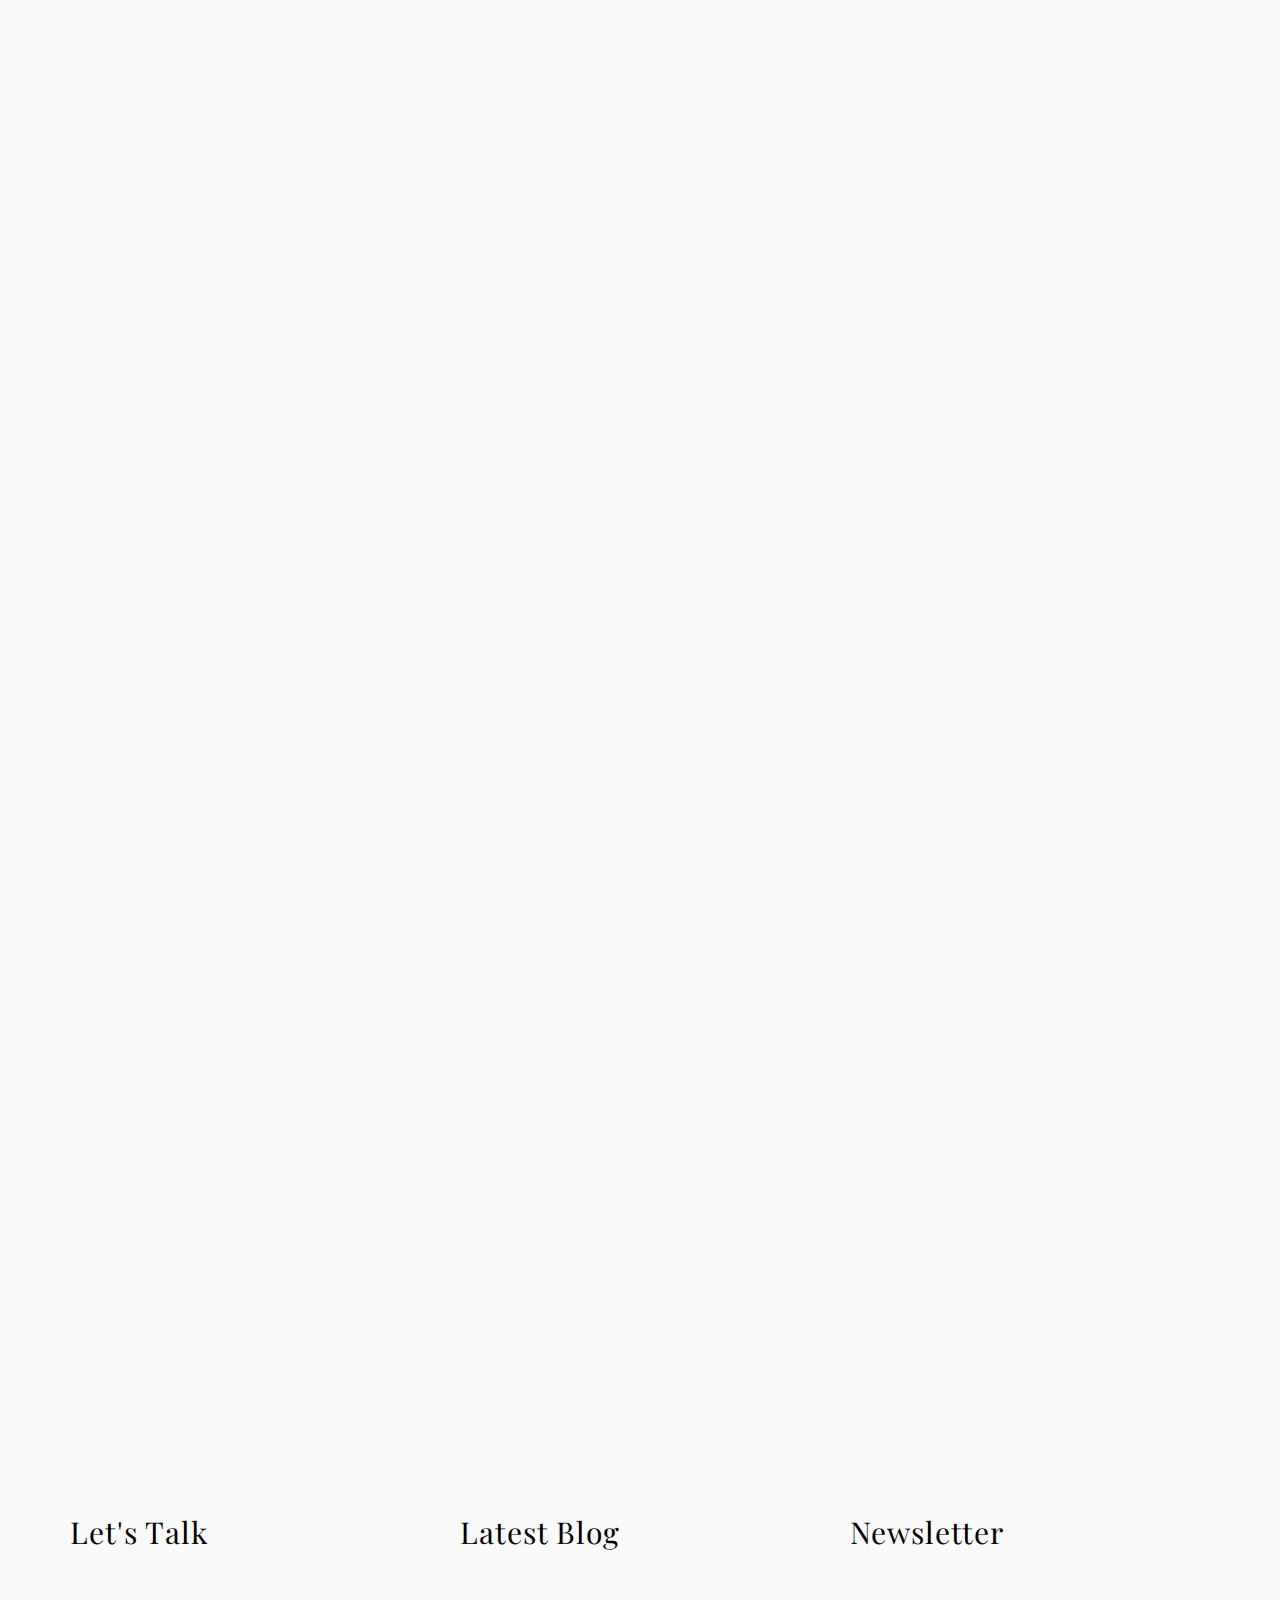
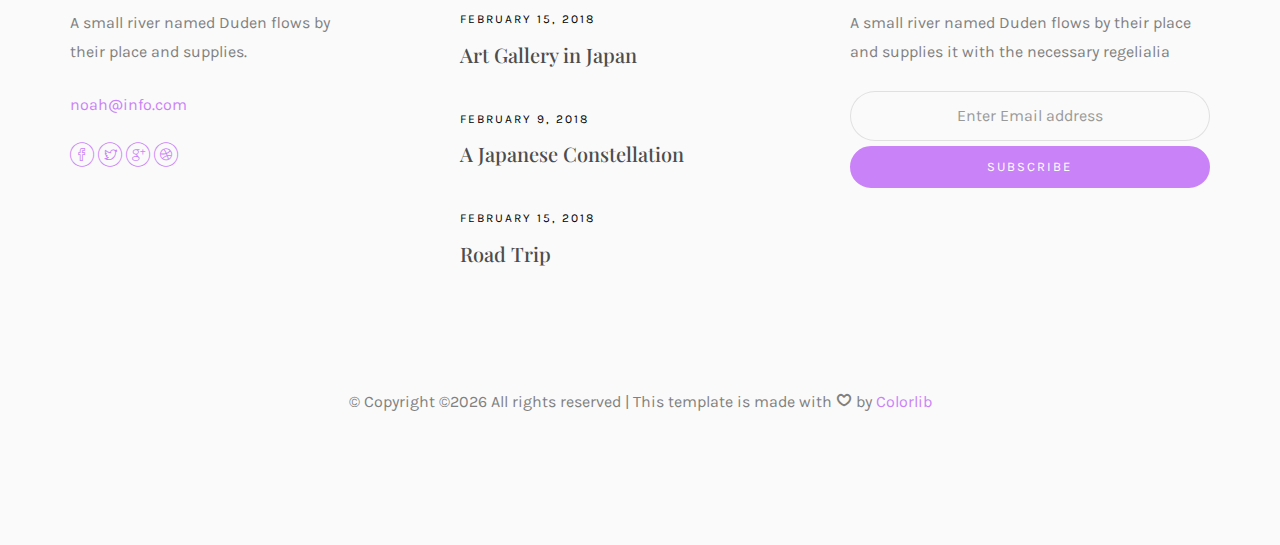
<file: work.html>
<!DOCTYPE HTML>
<html>
	<head>
	<meta charset="utf-8">
	<meta http-equiv="X-UA-Compatible" content="IE=edge">
	<title>Noah Template</title>
	<meta name="viewport" content="width=device-width, initial-scale=1">
	<meta name="description" content="" />
	<meta name="keywords" content="" />
	<meta name="author" content="" />

  <!-- Facebook and Twitter integration -->
	<meta property="og:title" content=""/>
	<meta property="og:image" content=""/>
	<meta property="og:url" content=""/>
	<meta property="og:site_name" content=""/>
	<meta property="og:description" content=""/>
	<meta name="twitter:title" content="" />
	<meta name="twitter:image" content="" />
	<meta name="twitter:url" content="" />
	<meta name="twitter:card" content="" />

	<!-- Place favicon.ico and apple-touch-icon.png in the root directory -->
	<link rel="shortcut icon" href="favicon.ico">

	<link href="https://fonts.googleapis.com/css?family=Karla:400,700" rel="stylesheet">
	<link href="https://fonts.googleapis.com/css?family=Playfair+Display:400,400i,700" rel="stylesheet">
	
	<!-- Animate.css -->
	<link rel="stylesheet" href="css/animate.css">
	<!-- Icomoon Icon Fonts-->
	<link rel="stylesheet" href="css/icomoon.css">
	<!-- Bootstrap  -->
	<link rel="stylesheet" href="css/bootstrap.css">
	<!-- Owl Carousel -->
	<link rel="stylesheet" href="css/owl.carousel.min.css">
	<link rel="stylesheet" href="css/owl.theme.default.min.css">
	<!-- Magnific Popup -->
	<link rel="stylesheet" href="css/magnific-popup.css">

	<link rel="stylesheet" href="css/style.css">


	<!-- Modernizr JS -->
	<script src="js/modernizr-2.6.2.min.js"></script>
	<!-- FOR IE9 below -->
	<!--[if lt IE 9]>
	<script src="js/respond.min.js"></script>
	<![endif]-->

	</head>
	<body>

	<nav id="colorlib-main-nav" role="navigation">
		<a href="#" class="js-colorlib-nav-toggle colorlib-nav-toggle active"><i></i></a>
		<div class="js-fullheight colorlib-table">
			<div class="colorlib-table-cell js-fullheight">
				<div class="row">
					<div class="col-md-12">
						<div class="form-group">
							<input type="text" class="form-control" id="search" placeholder="Enter any key to search...">
							<button type="submit" class="btn btn-primary"><i class="icon-search3"></i></button>
						</div>
					</div>
				</div>
				<div class="row">
					<div class="col-md-12">
						<ul>
							<li><a href="index.html">Home</a></li>
							<li><a href="services.html">Services</a></li>
							<li class="active"><a href="work.html">Work</a></li>
							<li><a href="blog.html">Blog</a></li>
							<li><a href="about.html">About</a></li>
							<li><a href="contact.html">Contact</a></li>
						</ul>
					</div>
				</div>
				<div class="row">
					<div class="col-md-12">
						<h2 class="head-title">Works</h2>
						<a href="images/work-1.jpg" class="gallery image-popup-link text-center" style="background-image: url(images/work-1.jpg);">
							<span><i class="icon-search3"></i></span>
						</a>
						<a href="images/work-2.jpg" class="gallery image-popup-link text-center" style="background-image: url(images/work-2.jpg);">
							<span><i class="icon-search3"></i></span>
						</a>
						<a href="images/work-3.jpg" class="gallery image-popup-link text-center" style="background-image: url(images/work-3.jpg);">
							<span><i class="icon-search3"></i></span>
						</a>
						<a href="images/work-4.jpg" class="gallery image-popup-link text-center" style="background-image: url(images/work-4.jpg);">
							<span><i class="icon-search3"></i></span>
						</a>
					</div>
				</div>
			</div>
		</div>
	</nav>
	
	<div id="colorlib-page">
		<header>
			<div class="container">
				<div class="row">
					<div class="col-md-12">
						<div class="colorlib-navbar-brand">
							<a class="colorlib-logo" href="index.html"><span>No</span><span>ah</span></a>
						</div>
						<a href="#" class="js-colorlib-nav-toggle colorlib-nav-toggle"><i></i></a>
					</div>
				</div>
			</div>
		</header>
		<div id="colorlib-work">
			<div class="container">
				<div class="row text-center">
					<h2 class="bold">Works</h2>
				</div>
				<div class="row">
					<div class="col-md-12 col-md-offset-0 text-center animate-box intro-heading">
						<span>Portfolio</span>
						<h2>Done Projects</h2>
					</div>
				</div>
				<div class="row">
					<div class="col-md-12">
						<div class="rotate">
							<h2 class="heading">Portfolio</h2>
						</div>
					</div>
				</div>
				<div class="row">
					<div class="col-md-12">
						<div class="work-entry animate-box">
							<a href="work-single.html" class="work-img" style="background-image: url(images/work-1.jpg);">
								<div class="display-t">
									<div class="work-name">
										<h2>Pursuing Best</h2>
									</div>
								</div>
							</a>
							<div class="col-md-4 col-md-offset-4">
								<div class="desc">
									<p>Far far away, behind the word mountains, far from the countries Vokalia and Consonantia, there live the blind texts. Separated they live in Bookmarksgrove right at the coast of the Semantics, a large language ocean.</p>
									<p class="read"><a href="#">View details</a></p>
								</div>
							</div>
						</div>
					</div>
					<div class="col-md-12">
						<div class="work-entry animate-box">
							<a href="work-single.html" class="work-img" style="background-image: url(images/work-2.jpg);">
								<div class="display-t">
									<div class="work-name">
										<h2>Coordinates</h2>
									</div>
								</div>
							</a>
							<div class="col-md-4 col-md-offset-4">
								<div class="desc">
									<p>Far far away, behind the word mountains, far from the countries Vokalia and Consonantia, there live the blind texts. Separated they live in Bookmarksgrove right at the coast of the Semantics, a large language ocean.</p>
									<p class="read"><a href="#">View Details</a></p>
								</div>
							</div>
						</div>
					</div>
					<div class="col-md-12">
						<div class="work-entry animate-box">
							<a href="work-single.html" class="work-img" style="background-image: url(images/work-3.jpg);">
								<div class="display-t">
									<div class="work-name">
										<h2>Cristall</h2>
									</div>
								</div>
							</a>
							<div class="col-md-4 col-md-offset-4">
								<div class="desc">
									<p>Far far away, behind the word mountains, far from the countries Vokalia and Consonantia, there live the blind texts. Separated they live in Bookmarksgrove right at the coast of the Semantics, a large language ocean.</p>
									<p class="read"><a href="#">View details</a></p>
								</div>
							</div>
						</div>
					</div>
					<div class="col-md-12">
						<div class="work-entry animate-box">
							<a href="work-single.html" class="work-img" style="background-image: url(images/work-4.jpg);">
								<div class="display-t">
									<div class="work-name">
										<h2>Black</h2>
									</div>
								</div>
							</a>
							<div class="col-md-4 col-md-offset-4">
								<div class="desc">
									<p>Far far away, behind the word mountains, far from the countries Vokalia and Consonantia, there live the blind texts. Separated they live in Bookmarksgrove right at the coast of the Semantics, a large language ocean.</p>
									<p class="read"><a href="#">View details</a></p>
								</div>
							</div>
						</div>
					</div>
					<div class="col-md-12">
						<div class="work-entry animate-box">
							<a href="work-single.html" class="work-img" style="background-image: url(images/work-5.jpg);">
								<div class="display-t">
									<div class="work-name">
										<h2>Black</h2>
									</div>
								</div>
							</a>
							<div class="col-md-4 col-md-offset-4">
								<div class="desc">
									<p>Far far away, behind the word mountains, far from the countries Vokalia and Consonantia, there live the blind texts. Separated they live in Bookmarksgrove right at the coast of the Semantics, a large language ocean.</p>
									<p class="read"><a href="#">View details</a></p>
								</div>
							</div>
						</div>
					</div>
					<div class="col-md-12">
						<div class="work-entry animate-box">
							<a href="work-single.html" class="work-img" style="background-image: url(images/work-6.jpg);">
								<div class="display-t">
									<div class="work-name">
										<h2>Black</h2>
									</div>
								</div>
							</a>
							<div class="col-md-4 col-md-offset-4">
								<div class="desc">
									<p>Far far away, behind the word mountains, far from the countries Vokalia and Consonantia, there live the blind texts. Separated they live in Bookmarksgrove right at the coast of the Semantics, a large language ocean.</p>
									<p class="read"><a href="#">View details</a></p>
								</div>
							</div>
						</div>
					</div>
					<div class="col-md-12">
						<div class="work-entry animate-box">
							<a href="work-single.html" class="work-img" style="background-image: url(images/work-7.jpg);">
								<div class="display-t">
									<div class="work-name">
										<h2>Indice</h2>
									</div>
								</div>
							</a>
							<div class="col-md-4 col-md-offset-4">
								<div class="desc">
									<p>Far far away, behind the word mountains, far from the countries Vokalia and Consonantia, there live the blind texts. Separated they live in Bookmarksgrove right at the coast of the Semantics, a large language ocean.</p>
									<p class="read"><a href="#">View details</a></p>
								</div>
							</div>
						</div>
					</div>
				</div>
			</div>
		</div>

		<footer>
			<div id="footer">
				<div class="container">
					<div class="row">
						<div class="col-md-4 col-pb-sm">
							<div class="row">
								<div class="col-md-10">
									<h2>Let's Talk</h2>
									<p>A small river named Duden flows by their place and supplies.</p>
									<p><a href="#">noah@info.com</a></p>
									<p class="colorlib-social-icons">
										<a href="#"><i class="icon-facebook4"></i></a>
										<a href="#"><i class="icon-twitter3"></i></a>
										<a href="#"><i class="icon-googleplus"></i></a>
										<a href="#"><i class="icon-dribbble2"></i></a>
									</p>
								</div>
							</div>
						</div>
						<div class="col-md-4 col-pb-sm">
							<h2>Latest Blog</h2>
							<div class="f-entry">
								<a href="#" class="featured-img" style="background-image: url(images/img-1.jpg);"></a>
								<div class="desc">
									<span>February 15, 2018</span>
									<h3><a href="#">Art Gallery in Japan</a></h3>
								</div>
							</div>
							<div class="f-entry">
								<a href="#" class="featured-img" style="background-image: url(images/img-2.jpg);"></a>
								<div class="desc">
									<span>February 9, 2018</span>
									<h3><a href="#">A Japanese Constellation</a></h3>
								</div>
							</div>
							<div class="f-entry">
								<a href="#" class="featured-img" style="background-image: url(images/img-3.jpg);"></a>
								<div class="desc">
									<span>February 15, 2018</span>
									<h3><a href="#">Road Trip</a></h3>
								</div>
							</div>
						</div>
						<div class="col-md-4 col-pb-sm">
							<h2>Newsletter</h2>
							<p>A small river named Duden flows by their place and supplies it with the necessary regelialia</p>
							<div class="subscribe text-center">
								<div class="form-group">
									<input type="text" class="form-control text-center" placeholder="Enter Email address">
									<input type="submit" value="Subscribe" class="btn btn-primary btn-custom">
								</div>
							</div>
						</div>
					</div>
					<div class="row">
						<div class="col-md-12 text-center">
							<p>
								&copy; <!-- Link back to Colorlib can't be removed. Template is licensed under CC BY 3.0. -->
Copyright &copy;<script>document.write(new Date().getFullYear());</script> All rights reserved | This template is made with <i class="icon-heart4" aria-hidden="true"></i> by <a href="https://colorlib.com" target="_blank">Colorlib</a>
<!-- Link back to Colorlib can't be removed. Template is licensed under CC BY 3.0. -->
							</p>
						</div>
					</div>
				</div>
			</div>
		</footer>
	
	</div>

	<!-- jQuery -->
	<script src="js/jquery.min.js"></script>
	<!-- jQuery Easing -->
	<script src="js/jquery.easing.1.3.js"></script>
	<!-- Bootstrap -->
	<script src="js/bootstrap.min.js"></script>
	<!-- Waypoints -->
	<script src="js/jquery.waypoints.min.js"></script>
	<!-- Owl Carousel -->
	<script src="js/owl.carousel.min.js"></script>
	<!-- Magnific Popup -->
	<script src="js/jquery.magnific-popup.min.js"></script>
	<script src="js/magnific-popup-options.js"></script>

	<!-- Main JS (Do not remove) -->
	<script src="js/main.js"></script>

	</body>
</html>
</file>
<file: css/icomoon.css>
@font-face {
  font-family: 'icomoon';
  src:  url('fonts/icomoon.eot?tmere9');
  src:  url('fonts/icomoon.eot?tmere9#iefix') format('embedded-opentype'),
    url('fonts/icomoon.ttf?tmere9') format('truetype'),
    url('fonts/icomoon.woff?tmere9') format('woff'),
    url('fonts/icomoon.svg?tmere9#icomoon') format('svg');
  font-weight: normal;
  font-style: normal;
}

[class^="icon-"], [class*=" icon-"] {
  /* use !important to prevent issues with browser extensions that change fonts */
  font-family: 'icomoon' !important;
  speak: none;
  font-style: normal;
  font-weight: normal;
  font-variant: normal;
  text-transform: none;
  line-height: 1;

  /* Better Font Rendering =========== */
  -webkit-font-smoothing: antialiased;
  -moz-osx-font-smoothing: grayscale;
}

.icon-activity:before {
  content: "\e900";
}
.icon-airplay:before {
  content: "\e901";
}
.icon-alert-circle:before {
  content: "\e902";
}
.icon-alert-octagon:before {
  content: "\e903";
}
.icon-alert-triangle:before {
  content: "\e904";
}
.icon-align-center:before {
  content: "\e905";
}
.icon-align-justify:before {
  content: "\e906";
}
.icon-align-left:before {
  content: "\e907";
}
.icon-align-right:before {
  content: "\e908";
}
.icon-anchor:before {
  content: "\e909";
}
.icon-aperture:before {
  content: "\e90a";
}
.icon-arrow-down3:before {
  content: "\e90b";
}
.icon-arrow-down-circle:before {
  content: "\e90c";
}
.icon-arrow-down-left3:before {
  content: "\e90d";
}
.icon-arrow-down-right3:before {
  content: "\e90e";
}
.icon-arrow-left3:before {
  content: "\e90f";
}
.icon-arrow-left-circle:before {
  content: "\e910";
}
.icon-arrow-right3:before {
  content: "\e911";
}
.icon-arrow-right-circle:before {
  content: "\e912";
}
.icon-arrow-up3:before {
  content: "\e913";
}
.icon-arrow-up-circle:before {
  content: "\e914";
}
.icon-arrow-up-left3:before {
  content: "\e915";
}
.icon-arrow-up-right3:before {
  content: "\e916";
}
.icon-at-sign:before {
  content: "\e917";
}
.icon-award:before {
  content: "\e918";
}
.icon-bar-chart:before {
  content: "\e919";
}
.icon-bar-chart-2:before {
  content: "\e91a";
}
.icon-battery:before {
  content: "\e91b";
}
.icon-battery-charging:before {
  content: "\e91c";
}
.icon-bell2:before {
  content: "\e91d";
}
.icon-bell-off:before {
  content: "\e91e";
}
.icon-bluetooth:before {
  content: "\e91f";
}
.icon-bold2:before {
  content: "\e920";
}
.icon-book2:before {
  content: "\e921";
}
.icon-book-open:before {
  content: "\e922";
}
.icon-bookmark2:before {
  content: "\e923";
}
.icon-box:before {
  content: "\e924";
}
.icon-briefcase2:before {
  content: "\e925";
}
.icon-calendar2:before {
  content: "\e926";
}
.icon-camera2:before {
  content: "\e927";
}
.icon-camera-off:before {
  content: "\e928";
}
.icon-cast:before {
  content: "\e929";
}
.icon-check:before {
  content: "\e92a";
}
.icon-check-circle:before {
  content: "\e92b";
}
.icon-check-square:before {
  content: "\e92c";
}
.icon-chevron-down:before {
  content: "\e92d";
}
.icon-chevron-left:before {
  content: "\e92e";
}
.icon-chevron-right:before {
  content: "\e92f";
}
.icon-chevron-up:before {
  content: "\e930";
}
.icon-chevrons-down:before {
  content: "\e931";
}
.icon-chevrons-left:before {
  content: "\e932";
}
.icon-chevrons-right:before {
  content: "\e933";
}
.icon-chevrons-up:before {
  content: "\e934";
}
.icon-chrome2:before {
  content: "\e935";
}
.icon-circle:before {
  content: "\e936";
}
.icon-clipboard2:before {
  content: "\e937";
}
.icon-clock3:before {
  content: "\e938";
}
.icon-cloud2:before {
  content: "\e939";
}
.icon-cloud-drizzle:before {
  content: "\e93a";
}
.icon-cloud-lightning:before {
  content: "\e93b";
}
.icon-cloud-off:before {
  content: "\e93c";
}
.icon-cloud-rain:before {
  content: "\e93d";
}
.icon-cloud-snow:before {
  content: "\e93e";
}
.icon-code:before {
  content: "\e93f";
}
.icon-codepen2:before {
  content: "\e940";
}
.icon-command2:before {
  content: "\e941";
}
.icon-compass3:before {
  content: "\e942";
}
.icon-copy2:before {
  content: "\e943";
}
.icon-corner-down-left:before {
  content: "\e944";
}
.icon-corner-down-right:before {
  content: "\e945";
}
.icon-corner-left-down:before {
  content: "\e946";
}
.icon-corner-left-up:before {
  content: "\e947";
}
.icon-corner-right-down:before {
  content: "\e948";
}
.icon-corner-right-up:before {
  content: "\e949";
}
.icon-corner-up-left:before {
  content: "\e94a";
}
.icon-corner-up-right:before {
  content: "\e94b";
}
.icon-cpu:before {
  content: "\e94c";
}
.icon-credit-card2:before {
  content: "\e94d";
}
.icon-crop2:before {
  content: "\e94e";
}
.icon-crosshair:before {
  content: "\e94f";
}
.icon-database2:before {
  content: "\e950";
}
.icon-delete:before {
  content: "\e951";
}
.icon-disc:before {
  content: "\e952";
}
.icon-dollar-sign:before {
  content: "\e953";
}
.icon-download4:before {
  content: "\e954";
}
.icon-download-cloud:before {
  content: "\e955";
}
.icon-droplet2:before {
  content: "\e956";
}
.icon-edit:before {
  content: "\e957";
}
.icon-edit-2:before {
  content: "\e958";
}
.icon-edit-3:before {
  content: "\e959";
}
.icon-external-link:before {
  content: "\e95a";
}
.icon-eye2:before {
  content: "\e95b";
}
.icon-eye-off:before {
  content: "\e95c";
}
.icon-facebook3:before {
  content: "\e95d";
}
.icon-fast-forward:before {
  content: "\e95e";
}
.icon-feather:before {
  content: "\e95f";
}
.icon-file:before {
  content: "\e960";
}
.icon-file-minus:before {
  content: "\e961";
}
.icon-file-plus:before {
  content: "\e962";
}
.icon-file-text3:before {
  content: "\e963";
}
.icon-film2:before {
  content: "\e964";
}
.icon-filter2:before {
  content: "\e965";
}
.icon-flag2:before {
  content: "\e966";
}
.icon-folder2:before {
  content: "\e967";
}
.icon-folder-minus2:before {
  content: "\e968";
}
.icon-folder-plus2:before {
  content: "\e969";
}
.icon-git-branch:before {
  content: "\e96a";
}
.icon-git-commit:before {
  content: "\e96b";
}
.icon-git-merge:before {
  content: "\e96c";
}
.icon-git-pull-request:before {
  content: "\e96d";
}
.icon-github2:before {
  content: "\e96e";
}
.icon-gitlab:before {
  content: "\e96f";
}
.icon-globe:before {
  content: "\e970";
}
.icon-grid:before {
  content: "\e971";
}
.icon-hard-drive:before {
  content: "\e972";
}
.icon-hash:before {
  content: "\e973";
}
.icon-headphones2:before {
  content: "\e974";
}
.icon-heart2:before {
  content: "\e975";
}
.icon-help-circle:before {
  content: "\e976";
}
.icon-home4:before {
  content: "\e977";
}
.icon-image2:before {
  content: "\e978";
}
.icon-inbox:before {
  content: "\e979";
}
.icon-info2:before {
  content: "\e97a";
}
.icon-instagram2:before {
  content: "\e97b";
}
.icon-italic2:before {
  content: "\e97c";
}
.icon-layers:before {
  content: "\e97d";
}
.icon-layout:before {
  content: "\e97e";
}
.icon-life-buoy:before {
  content: "\e97f";
}
.icon-link2:before {
  content: "\e980";
}
.icon-link-2:before {
  content: "\e981";
}
.icon-linkedin3:before {
  content: "\e982";
}
.icon-list3:before {
  content: "\e983";
}
.icon-loader:before {
  content: "\e984";
}
.icon-lock2:before {
  content: "\e985";
}
.icon-log-in:before {
  content: "\e986";
}
.icon-log-out:before {
  content: "\e987";
}
.icon-mail5:before {
  content: "\e988";
}
.icon-map3:before {
  content: "\e989";
}
.icon-map-pin:before {
  content: "\e98a";
}
.icon-maximize:before {
  content: "\e98b";
}
.icon-maximize-2:before {
  content: "\e98c";
}
.icon-menu5:before {
  content: "\e98d";
}
.icon-message-circle:before {
  content: "\e98e";
}
.icon-message-square:before {
  content: "\e98f";
}
.icon-mic2:before {
  content: "\e990";
}
.icon-mic-off:before {
  content: "\e991";
}
.icon-minimize:before {
  content: "\e992";
}
.icon-minimize-2:before {
  content: "\e993";
}
.icon-minus2:before {
  content: "\e994";
}
.icon-minus-circle:before {
  content: "\e995";
}
.icon-minus-square:before {
  content: "\e996";
}
.icon-monitor:before {
  content: "\e997";
}
.icon-moon:before {
  content: "\e998";
}
.icon-more-horizontal:before {
  content: "\e999";
}
.icon-more-vertical:before {
  content: "\e99a";
}
.icon-move:before {
  content: "\e99b";
}
.icon-music2:before {
  content: "\e99c";
}
.icon-navigation:before {
  content: "\e99d";
}
.icon-navigation-2:before {
  content: "\e99e";
}
.icon-octagon:before {
  content: "\e99f";
}
.icon-package:before {
  content: "\e9a0";
}
.icon-paperclip:before {
  content: "\e9a1";
}
.icon-pause3:before {
  content: "\e9a2";
}
.icon-pause-circle:before {
  content: "\e9a3";
}
.icon-percent:before {
  content: "\e9a4";
}
.icon-phone2:before {
  content: "\e9a5";
}
.icon-phone-call:before {
  content: "\e9a6";
}
.icon-phone-forwarded:before {
  content: "\e9a7";
}
.icon-phone-incoming:before {
  content: "\e9a8";
}
.icon-phone-missed:before {
  content: "\e9a9";
}
.icon-phone-off:before {
  content: "\e9aa";
}
.icon-phone-outgoing:before {
  content: "\e9ab";
}
.icon-pie-chart2:before {
  content: "\e9ac";
}
.icon-play4:before {
  content: "\e9ad";
}
.icon-play-circle:before {
  content: "\e9ae";
}
.icon-plus2:before {
  content: "\e9af";
}
.icon-plus-circle:before {
  content: "\e9b0";
}
.icon-plus-square:before {
  content: "\e9b1";
}
.icon-pocket:before {
  content: "\e9b2";
}
.icon-power2:before {
  content: "\e9b3";
}
.icon-printer2:before {
  content: "\e9b4";
}
.icon-radio:before {
  content: "\e9b5";
}
.icon-refresh-ccw:before {
  content: "\e9b6";
}
.icon-refresh-cw:before {
  content: "\e9b7";
}
.icon-repeat:before {
  content: "\e9b8";
}
.icon-rewind:before {
  content: "\e9b9";
}
.icon-rotate-ccw:before {
  content: "\e9ba";
}
.icon-rotate-cw:before {
  content: "\e9bb";
}
.icon-rss3:before {
  content: "\e9bc";
}
.icon-save:before {
  content: "\e9bd";
}
.icon-scissors2:before {
  content: "\e9be";
}
.icon-search2:before {
  content: "\e9bf";
}
.icon-send:before {
  content: "\e9c0";
}
.icon-server:before {
  content: "\e9c1";
}
.icon-settings:before {
  content: "\e9c2";
}
.icon-share3:before {
  content: "\e9c3";
}
.icon-share-2:before {
  content: "\e9c4";
}
.icon-shield2:before {
  content: "\e9c5";
}
.icon-shield-off:before {
  content: "\e9c6";
}
.icon-shopping-bag:before {
  content: "\e9c7";
}
.icon-shopping-cart:before {
  content: "\e9c8";
}
.icon-shuffle2:before {
  content: "\e9c9";
}
.icon-sidebar:before {
  content: "\e9ca";
}
.icon-skip-back:before {
  content: "\e9cb";
}
.icon-skip-forward:before {
  content: "\e9cc";
}
.icon-slack:before {
  content: "\e9cd";
}
.icon-slash:before {
  content: "\e9ce";
}
.icon-sliders:before {
  content: "\e9cf";
}
.icon-smartphone:before {
  content: "\e9d0";
}
.icon-speaker:before {
  content: "\e9d1";
}
.icon-square:before {
  content: "\e9d2";
}
.icon-star:before {
  content: "\e9d3";
}
.icon-stop-circle:before {
  content: "\e9d4";
}
.icon-sun2:before {
  content: "\e9d5";
}
.icon-sunrise:before {
  content: "\e9d6";
}
.icon-sunset:before {
  content: "\e9d7";
}
.icon-tablet2:before {
  content: "\e9d8";
}
.icon-tag:before {
  content: "\e9d9";
}
.icon-target2:before {
  content: "\e9da";
}
.icon-terminal2:before {
  content: "\e9db";
}
.icon-thermometer:before {
  content: "\e9dc";
}
.icon-thumbs-down:before {
  content: "\e9dd";
}
.icon-thumbs-up:before {
  content: "\e9de";
}
.icon-toggle-left:before {
  content: "\e9df";
}
.icon-toggle-right:before {
  content: "\e9e0";
}
.icon-trash:before {
  content: "\e9e1";
}
.icon-trash-2:before {
  content: "\e9e2";
}
.icon-trending-down:before {
  content: "\e9e3";
}
.icon-trending-up:before {
  content: "\e9e4";
}
.icon-triangle:before {
  content: "\e9e5";
}
.icon-truck2:before {
  content: "\e9e6";
}
.icon-tv2:before {
  content: "\e9e7";
}
.icon-twitter2:before {
  content: "\e9e8";
}
.icon-type:before {
  content: "\e9e9";
}
.icon-umbrella:before {
  content: "\e9ea";
}
.icon-underline2:before {
  content: "\e9eb";
}
.icon-unlock:before {
  content: "\e9ec";
}
.icon-upload4:before {
  content: "\e9ed";
}
.icon-upload-cloud:before {
  content: "\e9ee";
}
.icon-user2:before {
  content: "\e9ef";
}
.icon-user-check2:before {
  content: "\e9f0";
}
.icon-user-minus2:before {
  content: "\e9f1";
}
.icon-user-plus2:before {
  content: "\e9f2";
}
.icon-user-x:before {
  content: "\e9f3";
}
.icon-users2:before {
  content: "\e9f4";
}
.icon-video:before {
  content: "\e9f5";
}
.icon-video-off:before {
  content: "\e9f6";
}
.icon-voicemail:before {
  content: "\e9f7";
}
.icon-volume:before {
  content: "\e9f8";
}
.icon-volume-1:before {
  content: "\e9f9";
}
.icon-volume-2:before {
  content: "\e9fa";
}
.icon-volume-x:before {
  content: "\e9fb";
}
.icon-watch:before {
  content: "\e9fc";
}
.icon-wifi:before {
  content: "\e9fd";
}
.icon-wifi-off:before {
  content: "\e9fe";
}
.icon-wind:before {
  content: "\e9ff";
}
.icon-x:before {
  content: "\ea00";
}
.icon-x-circle:before {
  content: "\ea01";
}
.icon-x-square:before {
  content: "\ea02";
}
.icon-zap:before {
  content: "\ea03";
}
.icon-zap-off:before {
  content: "\ea04";
}
.icon-zoom-in2:before {
  content: "\ea05";
}
.icon-zoom-out2:before {
  content: "\ea06";
}
.icon-times:before {
  content: "\ea07";
}
.icon-tick:before {
  content: "\ea08";
}
.icon-plus3:before {
  content: "\ea09";
}
.icon-minus3:before {
  content: "\ea0a";
}
.icon-equals:before {
  content: "\ea0b";
}
.icon-divide:before {
  content: "\ea0c";
}
.icon-chevron-right2:before {
  content: "\ea0d";
}
.icon-chevron-left2:before {
  content: "\ea0e";
}
.icon-arrow-right-thick:before {
  content: "\ea0f";
}
.icon-arrow-left-thick:before {
  content: "\ea10";
}
.icon-th-small:before {
  content: "\ea11";
}
.icon-th-menu:before {
  content: "\ea12";
}
.icon-th-list:before {
  content: "\ea13";
}
.icon-th-large:before {
  content: "\ea14";
}
.icon-home5:before {
  content: "\ea15";
}
.icon-arrow-forward:before {
  content: "\ea16";
}
.icon-arrow-back:before {
  content: "\ea17";
}
.icon-rss4:before {
  content: "\ea18";
}
.icon-location3:before {
  content: "\ea19";
}
.icon-link3:before {
  content: "\ea1a";
}
.icon-image3:before {
  content: "\ea1b";
}
.icon-arrow-up-thick:before {
  content: "\ea1c";
}
.icon-arrow-down-thick:before {
  content: "\ea1d";
}
.icon-starburst:before {
  content: "\ea1e";
}
.icon-starburst-outline:before {
  content: "\ea1f";
}
.icon-star2:before {
  content: "\ea20";
}
.icon-flow-children:before {
  content: "\ea21";
}
.icon-export:before {
  content: "\ea22";
}
.icon-delete2:before {
  content: "\ea23";
}
.icon-delete-outline:before {
  content: "\ea24";
}
.icon-cloud-storage:before {
  content: "\ea25";
}
.icon-wi-fi:before {
  content: "\ea26";
}
.icon-heart3:before {
  content: "\ea27";
}
.icon-flash:before {
  content: "\ea28";
}
.icon-cancel:before {
  content: "\ea29";
}
.icon-backspace:before {
  content: "\ea2a";
}
.icon-attachment2:before {
  content: "\ea2b";
}
.icon-arrow-move:before {
  content: "\ea2c";
}
.icon-warning2:before {
  content: "\ea2d";
}
.icon-user3:before {
  content: "\ea2e";
}
.icon-radar:before {
  content: "\ea2f";
}
.icon-lock-open:before {
  content: "\ea30";
}
.icon-lock-closed:before {
  content: "\ea31";
}
.icon-location-arrow:before {
  content: "\ea32";
}
.icon-info3:before {
  content: "\ea33";
}
.icon-user-delete:before {
  content: "\ea34";
}
.icon-user-add:before {
  content: "\ea35";
}
.icon-media-pause:before {
  content: "\ea36";
}
.icon-group:before {
  content: "\ea37";
}
.icon-chart-pie:before {
  content: "\ea38";
}
.icon-chart-line:before {
  content: "\ea39";
}
.icon-chart-bar:before {
  content: "\ea3a";
}
.icon-chart-area:before {
  content: "\ea3b";
}
.icon-video2:before {
  content: "\ea3c";
}
.icon-point-of-interest:before {
  content: "\ea3d";
}
.icon-infinity:before {
  content: "\ea3e";
}
.icon-globe2:before {
  content: "\ea3f";
}
.icon-eye3:before {
  content: "\ea40";
}
.icon-cog2:before {
  content: "\ea41";
}
.icon-camera3:before {
  content: "\ea42";
}
.icon-upload5:before {
  content: "\ea43";
}
.icon-scissors3:before {
  content: "\ea44";
}
.icon-refresh:before {
  content: "\ea45";
}
.icon-pin:before {
  content: "\ea46";
}
.icon-key3:before {
  content: "\ea47";
}
.icon-info-large:before {
  content: "\ea48";
}
.icon-eject2:before {
  content: "\ea49";
}
.icon-download5:before {
  content: "\ea4a";
}
.icon-zoom:before {
  content: "\ea4b";
}
.icon-zoom-out3:before {
  content: "\ea4c";
}
.icon-zoom-in3:before {
  content: "\ea4d";
}
.icon-sort-numerically:before {
  content: "\ea4e";
}
.icon-sort-alphabetically:before {
  content: "\ea4f";
}
.icon-input-checked:before {
  content: "\ea50";
}
.icon-calender:before {
  content: "\ea51";
}
.icon-world:before {
  content: "\ea52";
}
.icon-notes:before {
  content: "\ea53";
}
.icon-code2:before {
  content: "\ea54";
}
.icon-arrow-sync:before {
  content: "\ea55";
}
.icon-arrow-shuffle:before {
  content: "\ea56";
}
.icon-arrow-repeat:before {
  content: "\ea57";
}
.icon-arrow-minimise:before {
  content: "\ea58";
}
.icon-arrow-maximise:before {
  content: "\ea59";
}
.icon-arrow-loop:before {
  content: "\ea5a";
}
.icon-anchor2:before {
  content: "\ea5b";
}
.icon-spanner:before {
  content: "\ea5c";
}
.icon-puzzle:before {
  content: "\ea5d";
}
.icon-power3:before {
  content: "\ea5e";
}
.icon-plane:before {
  content: "\ea5f";
}
.icon-pi:before {
  content: "\ea60";
}
.icon-phone3:before {
  content: "\ea61";
}
.icon-microphone:before {
  content: "\ea62";
}
.icon-media-rewind:before {
  content: "\ea63";
}
.icon-flag3:before {
  content: "\ea64";
}
.icon-adjust-brightness:before {
  content: "\ea65";
}
.icon-waves:before {
  content: "\ea66";
}
.icon-social-twitter:before {
  content: "\ea67";
}
.icon-social-facebook:before {
  content: "\ea68";
}
.icon-social-dribbble:before {
  content: "\ea69";
}
.icon-media-stop:before {
  content: "\ea6a";
}
.icon-media-record:before {
  content: "\ea6b";
}
.icon-media-play:before {
  content: "\ea6c";
}
.icon-media-fast-forward:before {
  content: "\ea6d";
}
.icon-media-eject:before {
  content: "\ea6e";
}
.icon-social-vimeo:before {
  content: "\ea6f";
}
.icon-social-tumbler:before {
  content: "\ea70";
}
.icon-social-skype:before {
  content: "\ea71";
}
.icon-social-pinterest:before {
  content: "\ea72";
}
.icon-social-linkedin:before {
  content: "\ea73";
}
.icon-social-last-fm:before {
  content: "\ea74";
}
.icon-social-github:before {
  content: "\ea75";
}
.icon-social-flickr:before {
  content: "\ea76";
}
.icon-at:before {
  content: "\ea77";
}
.icon-times-outline:before {
  content: "\ea78";
}
.icon-plus-outline:before {
  content: "\ea79";
}
.icon-minus-outline:before {
  content: "\ea7a";
}
.icon-tick-outline:before {
  content: "\ea7b";
}
.icon-th-large-outline:before {
  content: "\ea7c";
}
.icon-equals-outline:before {
  content: "\ea7d";
}
.icon-divide-outline:before {
  content: "\ea7e";
}
.icon-chevron-right-outline:before {
  content: "\ea7f";
}
.icon-chevron-left-outline:before {
  content: "\ea80";
}
.icon-arrow-right-outline:before {
  content: "\ea81";
}
.icon-arrow-left-outline:before {
  content: "\ea82";
}
.icon-th-small-outline:before {
  content: "\ea83";
}
.icon-th-menu-outline:before {
  content: "\ea84";
}
.icon-th-list-outline:before {
  content: "\ea85";
}
.icon-news:before {
  content: "\ea86";
}
.icon-home-outline:before {
  content: "\ea87";
}
.icon-arrow-up-outline:before {
  content: "\ea88";
}
.icon-arrow-forward-outline:before {
  content: "\ea89";
}
.icon-arrow-down-outline:before {
  content: "\ea8a";
}
.icon-arrow-back-outline:before {
  content: "\ea8b";
}
.icon-trash2:before {
  content: "\ea8c";
}
.icon-rss-outline:before {
  content: "\ea8d";
}
.icon-message:before {
  content: "\ea8e";
}
.icon-location-outline:before {
  content: "\ea8f";
}
.icon-link-outline:before {
  content: "\ea90";
}
.icon-image-outline:before {
  content: "\ea91";
}
.icon-export-outline:before {
  content: "\ea92";
}
.icon-cross2:before {
  content: "\ea93";
}
.icon-wi-fi-outline:before {
  content: "\ea94";
}
.icon-star-outline:before {
  content: "\ea95";
}
.icon-media-pause-outline:before {
  content: "\ea96";
}
.icon-mail6:before {
  content: "\ea97";
}
.icon-heart-outline:before {
  content: "\ea98";
}
.icon-flash-outline:before {
  content: "\ea99";
}
.icon-cancel-outline:before {
  content: "\ea9a";
}
.icon-beaker:before {
  content: "\ea9b";
}
.icon-arrow-move-outline:before {
  content: "\ea9c";
}
.icon-watch2:before {
  content: "\ea9d";
}
.icon-warning-outline:before {
  content: "\ea9e";
}
.icon-time:before {
  content: "\ea9f";
}
.icon-radar-outline:before {
  content: "\eaa0";
}
.icon-lock-open-outline:before {
  content: "\eaa1";
}
.icon-location-arrow-outline:before {
  content: "\eaa2";
}
.icon-info-outline:before {
  content: "\eaa3";
}
.icon-backspace-outline:before {
  content: "\eaa4";
}
.icon-attachment-outline:before {
  content: "\eaa5";
}
.icon-user-outline:before {
  content: "\eaa6";
}
.icon-user-delete-outline:before {
  content: "\eaa7";
}
.icon-user-add-outline:before {
  content: "\eaa8";
}
.icon-lock-closed-outline:before {
  content: "\eaa9";
}
.icon-group-outline:before {
  content: "\eaaa";
}
.icon-chart-pie-outline:before {
  content: "\eaab";
}
.icon-chart-line-outline:before {
  content: "\eaac";
}
.icon-chart-bar-outline:before {
  content: "\eaad";
}
.icon-chart-area-outline:before {
  content: "\eaae";
}
.icon-video-outline:before {
  content: "\eaaf";
}
.icon-point-of-interest-outline:before {
  content: "\eab0";
}
.icon-map4:before {
  content: "\eab1";
}
.icon-key-outline:before {
  content: "\eab2";
}
.icon-infinity-outline:before {
  content: "\eab3";
}
.icon-globe-outline:before {
  content: "\eab4";
}
.icon-eye-outline:before {
  content: "\eab5";
}
.icon-cog-outline:before {
  content: "\eab6";
}
.icon-camera-outline:before {
  content: "\eab7";
}
.icon-upload-outline:before {
  content: "\eab8";
}
.icon-support:before {
  content: "\eab9";
}
.icon-scissors-outline:before {
  content: "\eaba";
}
.icon-refresh-outline:before {
  content: "\eabb";
}
.icon-info-large-outline:before {
  content: "\eabc";
}
.icon-eject-outline:before {
  content: "\eabd";
}
.icon-download-outline:before {
  content: "\eabe";
}
.icon-battery-mid:before {
  content: "\eabf";
}
.icon-battery-low:before {
  content: "\eac0";
}
.icon-battery-high:before {
  content: "\eac1";
}
.icon-zoom-outline:before {
  content: "\eac2";
}
.icon-zoom-out-outline:before {
  content: "\eac3";
}
.icon-zoom-in-outline:before {
  content: "\eac4";
}
.icon-tag2:before {
  content: "\eac5";
}
.icon-tabs-outline:before {
  content: "\eac6";
}
.icon-pin-outline:before {
  content: "\eac7";
}
.icon-message-typing:before {
  content: "\eac8";
}
.icon-directions:before {
  content: "\eac9";
}
.icon-battery-full:before {
  content: "\eaca";
}
.icon-battery-charge:before {
  content: "\eacb";
}
.icon-pipette:before {
  content: "\eacc";
}
.icon-pencil3:before {
  content: "\eacd";
}
.icon-folder3:before {
  content: "\eace";
}
.icon-folder-delete:before {
  content: "\eacf";
}
.icon-folder-add:before {
  content: "\ead0";
}
.icon-edit2:before {
  content: "\ead1";
}
.icon-document:before {
  content: "\ead2";
}
.icon-document-delete:before {
  content: "\ead3";
}
.icon-document-add:before {
  content: "\ead4";
}
.icon-brush:before {
  content: "\ead5";
}
.icon-thumbs-up2:before {
  content: "\ead6";
}
.icon-thumbs-down2:before {
  content: "\ead7";
}
.icon-pen2:before {
  content: "\ead8";
}
.icon-sort-numerically-outline:before {
  content: "\ead9";
}
.icon-sort-alphabetically-outline:before {
  content: "\eada";
}
.icon-social-last-fm-circular:before {
  content: "\eadb";
}
.icon-social-github-circular:before {
  content: "\eadc";
}
.icon-compass4:before {
  content: "\eadd";
}
.icon-bookmark3:before {
  content: "\eade";
}
.icon-input-checked-outline:before {
  content: "\eadf";
}
.icon-code-outline:before {
  content: "\eae0";
}
.icon-calender-outline:before {
  content: "\eae1";
}
.icon-business-card:before {
  content: "\eae2";
}
.icon-arrow-up4:before {
  content: "\eae3";
}
.icon-arrow-sync-outline:before {
  content: "\eae4";
}
.icon-arrow-right4:before {
  content: "\eae5";
}
.icon-arrow-repeat-outline:before {
  content: "\eae6";
}
.icon-arrow-loop-outline:before {
  content: "\eae7";
}
.icon-arrow-left4:before {
  content: "\eae8";
}
.icon-flow-switch:before {
  content: "\eae9";
}
.icon-flow-parallel:before {
  content: "\eaea";
}
.icon-flow-merge:before {
  content: "\eaeb";
}
.icon-document-text:before {
  content: "\eaec";
}
.icon-clipboard3:before {
  content: "\eaed";
}
.icon-calculator2:before {
  content: "\eaee";
}
.icon-arrow-minimise-outline:before {
  content: "\eaef";
}
.icon-arrow-maximise-outline:before {
  content: "\eaf0";
}
.icon-arrow-down4:before {
  content: "\eaf1";
}
.icon-gift2:before {
  content: "\eaf2";
}
.icon-film3:before {
  content: "\eaf3";
}
.icon-database3:before {
  content: "\eaf4";
}
.icon-bell3:before {
  content: "\eaf5";
}
.icon-anchor-outline:before {
  content: "\eaf6";
}
.icon-adjust-contrast:before {
  content: "\eaf7";
}
.icon-world-outline:before {
  content: "\eaf8";
}
.icon-shopping-bag2:before {
  content: "\eaf9";
}
.icon-power-outline:before {
  content: "\eafa";
}
.icon-notes-outline:before {
  content: "\eafb";
}
.icon-device-tablet:before {
  content: "\eafc";
}
.icon-device-phone:before {
  content: "\eafd";
}
.icon-device-laptop:before {
  content: "\eafe";
}
.icon-device-desktop:before {
  content: "\eaff";
}
.icon-briefcase3:before {
  content: "\eb00";
}
.icon-stopwatch2:before {
  content: "\eb01";
}
.icon-spanner-outline:before {
  content: "\eb02";
}
.icon-puzzle-outline:before {
  content: "\eb03";
}
.icon-printer3:before {
  content: "\eb04";
}
.icon-pi-outline:before {
  content: "\eb05";
}
.icon-lightbulb:before {
  content: "\eb06";
}
.icon-flag-outline:before {
  content: "\eb07";
}
.icon-contacts:before {
  content: "\eb08";
}
.icon-archive:before {
  content: "\eb09";
}
.icon-weather-stormy:before {
  content: "\eb0a";
}
.icon-weather-shower:before {
  content: "\eb0b";
}
.icon-weather-partly-sunny:before {
  content: "\eb0c";
}
.icon-weather-downpour:before {
  content: "\eb0d";
}
.icon-weather-cloudy:before {
  content: "\eb0e";
}
.icon-plane-outline:before {
  content: "\eb0f";
}
.icon-phone-outline:before {
  content: "\eb10";
}
.icon-microphone-outline:before {
  content: "\eb11";
}
.icon-weather-windy:before {
  content: "\eb12";
}
.icon-weather-windy-cloudy:before {
  content: "\eb13";
}
.icon-weather-sunny:before {
  content: "\eb14";
}
.icon-weather-snow:before {
  content: "\eb15";
}
.icon-weather-night:before {
  content: "\eb16";
}
.icon-media-stop-outline:before {
  content: "\eb17";
}
.icon-media-rewind-outline:before {
  content: "\eb18";
}
.icon-media-record-outline:before {
  content: "\eb19";
}
.icon-media-play-outline:before {
  content: "\eb1a";
}
.icon-media-fast-forward-outline:before {
  content: "\eb1b";
}
.icon-media-eject-outline:before {
  content: "\eb1c";
}
.icon-wine:before {
  content: "\eb1d";
}
.icon-waves-outline:before {
  content: "\eb1e";
}
.icon-ticket2:before {
  content: "\eb1f";
}
.icon-tags:before {
  content: "\eb20";
}
.icon-plug:before {
  content: "\eb21";
}
.icon-headphones3:before {
  content: "\eb22";
}
.icon-credit-card3:before {
  content: "\eb23";
}
.icon-coffee:before {
  content: "\eb24";
}
.icon-book3:before {
  content: "\eb25";
}
.icon-beer:before {
  content: "\eb26";
}
.icon-volume2:before {
  content: "\eb27";
}
.icon-volume-up:before {
  content: "\eb28";
}
.icon-volume-mute3:before {
  content: "\eb29";
}
.icon-volume-down:before {
  content: "\eb2a";
}
.icon-social-vimeo-circular:before {
  content: "\eb2b";
}
.icon-social-twitter-circular:before {
  content: "\eb2c";
}
.icon-social-pinterest-circular:before {
  content: "\eb2d";
}
.icon-social-linkedin-circular:before {
  content: "\eb2e";
}
.icon-social-facebook-circular:before {
  content: "\eb2f";
}
.icon-social-dribbble-circular:before {
  content: "\eb30";
}
.icon-tree2:before {
  content: "\eb31";
}
.icon-thermometer2:before {
  content: "\eb32";
}
.icon-social-tumbler-circular:before {
  content: "\eb33";
}
.icon-social-skype-outline:before {
  content: "\eb34";
}
.icon-social-flickr-circular:before {
  content: "\eb35";
}
.icon-social-at-circular:before {
  content: "\eb36";
}
.icon-shopping-cart2:before {
  content: "\eb37";
}
.icon-messages:before {
  content: "\eb38";
}
.icon-leaf2:before {
  content: "\eb39";
}
.icon-feather2:before {
  content: "\eb3a";
}
.icon-box2:before {
  content: "\eb3b";
}
.icon-write:before {
  content: "\eb3c";
}
.icon-clock4:before {
  content: "\eb3d";
}
.icon-reply2:before {
  content: "\eb3e";
}
.icon-reply-all:before {
  content: "\eb3f";
}
.icon-forward4:before {
  content: "\eb40";
}
.icon-flag4:before {
  content: "\eb41";
}
.icon-search3:before {
  content: "\eb42";
}
.icon-trash3:before {
  content: "\eb43";
}
.icon-envelope:before {
  content: "\eb44";
}
.icon-bubble3:before {
  content: "\eb45";
}
.icon-bubbles5:before {
  content: "\eb46";
}
.icon-user4:before {
  content: "\eb47";
}
.icon-users3:before {
  content: "\eb48";
}
.icon-cloud3:before {
  content: "\eb49";
}
.icon-download6:before {
  content: "\eb4a";
}
.icon-upload6:before {
  content: "\eb4b";
}
.icon-rain:before {
  content: "\eb4c";
}
.icon-sun3:before {
  content: "\eb4d";
}
.icon-moon2:before {
  content: "\eb4e";
}
.icon-bell4:before {
  content: "\eb4f";
}
.icon-folder4:before {
  content: "\eb50";
}
.icon-pin2:before {
  content: "\eb51";
}
.icon-sound:before {
  content: "\eb52";
}
.icon-microphone2:before {
  content: "\eb53";
}
.icon-camera4:before {
  content: "\eb54";
}
.icon-image4:before {
  content: "\eb55";
}
.icon-cog3:before {
  content: "\eb56";
}
.icon-calendar3:before {
  content: "\eb57";
}
.icon-book4:before {
  content: "\eb58";
}
.icon-map-marker:before {
  content: "\eb59";
}
.icon-store:before {
  content: "\eb5a";
}
.icon-support2:before {
  content: "\eb5b";
}
.icon-tag3:before {
  content: "\eb5c";
}
.icon-heart4:before {
  content: "\eb5d";
}
.icon-video-camera2:before {
  content: "\eb5e";
}
.icon-trophy2:before {
  content: "\eb5f";
}
.icon-cart2:before {
  content: "\eb60";
}
.icon-eye4:before {
  content: "\eb61";
}
.icon-cancel2:before {
  content: "\eb62";
}
.icon-chart:before {
  content: "\eb63";
}
.icon-target3:before {
  content: "\eb64";
}
.icon-printer4:before {
  content: "\eb65";
}
.icon-location4:before {
  content: "\eb66";
}
.icon-bookmark4:before {
  content: "\eb67";
}
.icon-monitor2:before {
  content: "\eb68";
}
.icon-cross3:before {
  content: "\eb69";
}
.icon-plus4:before {
  content: "\eb6a";
}
.icon-left:before {
  content: "\eb6b";
}
.icon-up:before {
  content: "\eb6c";
}
.icon-browser:before {
  content: "\eb6d";
}
.icon-windows2:before {
  content: "\eb6e";
}
.icon-switch2:before {
  content: "\eb6f";
}
.icon-dashboard:before {
  content: "\eb70";
}
.icon-play5:before {
  content: "\eb71";
}
.icon-fast-forward2:before {
  content: "\eb72";
}
.icon-next3:before {
  content: "\eb73";
}
.icon-refresh2:before {
  content: "\eb74";
}
.icon-film4:before {
  content: "\eb75";
}
.icon-home6:before {
  content: "\eb76";
}
.icon-home:before {
  content: "\eb77";
}
.icon-home2:before {
  content: "\eb78";
}
.icon-home3:before {
  content: "\eb79";
}
.icon-office:before {
  content: "\eb7a";
}
.icon-newspaper:before {
  content: "\eb7b";
}
.icon-pencil:before {
  content: "\eb7c";
}
.icon-pencil2:before {
  content: "\eb7d";
}
.icon-quill:before {
  content: "\eb7e";
}
.icon-pen:before {
  content: "\eb7f";
}
.icon-blog:before {
  content: "\eb80";
}
.icon-eyedropper:before {
  content: "\eb81";
}
.icon-droplet:before {
  content: "\eb82";
}
.icon-paint-format:before {
  content: "\eb83";
}
.icon-image:before {
  content: "\eb84";
}
.icon-images:before {
  content: "\eb85";
}
.icon-camera:before {
  content: "\eb86";
}
.icon-headphones:before {
  content: "\eb87";
}
.icon-music:before {
  content: "\eb88";
}
.icon-play:before {
  content: "\eb89";
}
.icon-film:before {
  content: "\eb8a";
}
.icon-video-camera:before {
  content: "\eb8b";
}
.icon-dice:before {
  content: "\eb8c";
}
.icon-pacman:before {
  content: "\eb8d";
}
.icon-spades:before {
  content: "\eb8e";
}
.icon-clubs:before {
  content: "\eb8f";
}
.icon-diamonds:before {
  content: "\eb90";
}
.icon-bullhorn:before {
  content: "\eb91";
}
.icon-connection:before {
  content: "\eb92";
}
.icon-podcast:before {
  content: "\eb93";
}
.icon-feed:before {
  content: "\eb94";
}
.icon-mic:before {
  content: "\eb95";
}
.icon-book:before {
  content: "\eb96";
}
.icon-books:before {
  content: "\eb97";
}
.icon-library:before {
  content: "\eb98";
}
.icon-file-text:before {
  content: "\eb99";
}
.icon-profile:before {
  content: "\eb9a";
}
.icon-file-empty:before {
  content: "\eb9b";
}
.icon-files-empty:before {
  content: "\eb9c";
}
.icon-file-text2:before {
  content: "\eb9d";
}
.icon-file-picture:before {
  content: "\eb9e";
}
.icon-file-music:before {
  content: "\eb9f";
}
.icon-file-play:before {
  content: "\eba0";
}
.icon-file-video:before {
  content: "\eba1";
}
.icon-file-zip:before {
  content: "\eba2";
}
.icon-copy:before {
  content: "\eba3";
}
.icon-paste:before {
  content: "\eba4";
}
.icon-stack:before {
  content: "\eba5";
}
.icon-folder:before {
  content: "\eba6";
}
.icon-folder-open:before {
  content: "\eba7";
}
.icon-folder-plus:before {
  content: "\eba8";
}
.icon-folder-minus:before {
  content: "\eba9";
}
.icon-folder-download:before {
  content: "\ebaa";
}
.icon-folder-upload:before {
  content: "\ebab";
}
.icon-price-tag:before {
  content: "\ebac";
}
.icon-price-tags:before {
  content: "\ebad";
}
.icon-barcode:before {
  content: "\ebae";
}
.icon-qrcode:before {
  content: "\ebaf";
}
.icon-ticket:before {
  content: "\ebb0";
}
.icon-cart:before {
  content: "\ebb1";
}
.icon-coin-dollar:before {
  content: "\ebb2";
}
.icon-coin-euro:before {
  content: "\ebb3";
}
.icon-coin-pound:before {
  content: "\ebb4";
}
.icon-coin-yen:before {
  content: "\ebb5";
}
.icon-credit-card:before {
  content: "\ebb6";
}
.icon-calculator:before {
  content: "\ebb7";
}
.icon-lifebuoy:before {
  content: "\ebb8";
}
.icon-phone:before {
  content: "\ebb9";
}
.icon-phone-hang-up:before {
  content: "\ebba";
}
.icon-address-book:before {
  content: "\ebbb";
}
.icon-envelop:before {
  content: "\ebbc";
}
.icon-pushpin:before {
  content: "\ebbd";
}
.icon-location:before {
  content: "\ebbe";
}
.icon-location2:before {
  content: "\ebbf";
}
.icon-compass:before {
  content: "\ebc0";
}
.icon-compass2:before {
  content: "\ebc1";
}
.icon-map:before {
  content: "\ebc2";
}
.icon-map2:before {
  content: "\ebc3";
}
.icon-history:before {
  content: "\ebc4";
}
.icon-clock:before {
  content: "\ebc5";
}
.icon-clock2:before {
  content: "\ebc6";
}
.icon-alarm:before {
  content: "\ebc7";
}
.icon-bell:before {
  content: "\ebc8";
}
.icon-stopwatch:before {
  content: "\ebc9";
}
.icon-calendar:before {
  content: "\ebca";
}
.icon-printer:before {
  content: "\ebcb";
}
.icon-keyboard:before {
  content: "\ebcc";
}
.icon-display:before {
  content: "\ebcd";
}
.icon-laptop:before {
  content: "\ebce";
}
.icon-mobile:before {
  content: "\ebcf";
}
.icon-mobile2:before {
  content: "\ebd0";
}
.icon-tablet:before {
  content: "\ebd1";
}
.icon-tv:before {
  content: "\ebd2";
}
.icon-drawer:before {
  content: "\ebd3";
}
.icon-drawer2:before {
  content: "\ebd4";
}
.icon-box-add:before {
  content: "\ebd5";
}
.icon-box-remove:before {
  content: "\ebd6";
}
.icon-download:before {
  content: "\ebd7";
}
.icon-upload:before {
  content: "\ebd8";
}
.icon-floppy-disk:before {
  content: "\ebd9";
}
.icon-drive:before {
  content: "\ebda";
}
.icon-database:before {
  content: "\ebdb";
}
.icon-undo:before {
  content: "\ebdc";
}
.icon-redo:before {
  content: "\ebdd";
}
.icon-undo2:before {
  content: "\ebde";
}
.icon-redo2:before {
  content: "\ebdf";
}
.icon-forward:before {
  content: "\ebe0";
}
.icon-reply:before {
  content: "\ebe1";
}
.icon-bubble:before {
  content: "\ebe2";
}
.icon-bubbles:before {
  content: "\ebe3";
}
.icon-bubbles2:before {
  content: "\ebe4";
}
.icon-bubble2:before {
  content: "\ebe5";
}
.icon-bubbles3:before {
  content: "\ebe6";
}
.icon-bubbles4:before {
  content: "\ebe7";
}
.icon-user:before {
  content: "\ebe8";
}
.icon-users:before {
  content: "\ebe9";
}
.icon-user-plus:before {
  content: "\ebea";
}
.icon-user-minus:before {
  content: "\ebeb";
}
.icon-user-check:before {
  content: "\ebec";
}
.icon-user-tie:before {
  content: "\ebed";
}
.icon-quotes-left:before {
  content: "\ebee";
}
.icon-quotes-right:before {
  content: "\ebef";
}
.icon-hour-glass:before {
  content: "\ebf0";
}
.icon-spinner:before {
  content: "\ebf1";
}
.icon-spinner2:before {
  content: "\ebf2";
}
.icon-spinner3:before {
  content: "\ebf3";
}
.icon-spinner4:before {
  content: "\ebf4";
}
.icon-spinner5:before {
  content: "\ebf5";
}
.icon-spinner6:before {
  content: "\ebf6";
}
.icon-spinner7:before {
  content: "\ebf7";
}
.icon-spinner8:before {
  content: "\ebf8";
}
.icon-spinner9:before {
  content: "\ebf9";
}
.icon-spinner10:before {
  content: "\ebfa";
}
.icon-spinner11:before {
  content: "\ebfb";
}
.icon-binoculars:before {
  content: "\ebfc";
}
.icon-search:before {
  content: "\ebfd";
}
.icon-zoom-in:before {
  content: "\ebfe";
}
.icon-zoom-out:before {
  content: "\ebff";
}
.icon-enlarge:before {
  content: "\ec00";
}
.icon-shrink:before {
  content: "\ec01";
}
.icon-enlarge2:before {
  content: "\ec02";
}
.icon-shrink2:before {
  content: "\ec03";
}
.icon-key:before {
  content: "\ec04";
}
.icon-key2:before {
  content: "\ec05";
}
.icon-lock:before {
  content: "\ec06";
}
.icon-unlocked:before {
  content: "\ec07";
}
.icon-wrench:before {
  content: "\ec08";
}
.icon-equalizer:before {
  content: "\ec09";
}
.icon-equalizer2:before {
  content: "\ec0a";
}
.icon-cog:before {
  content: "\ec0b";
}
.icon-cogs:before {
  content: "\ec0c";
}
.icon-hammer:before {
  content: "\ec0d";
}
.icon-magic-wand:before {
  content: "\ec0e";
}
.icon-aid-kit:before {
  content: "\ec0f";
}
.icon-bug:before {
  content: "\ec10";
}
.icon-pie-chart:before {
  content: "\ec11";
}
.icon-stats-dots:before {
  content: "\ec12";
}
.icon-stats-bars:before {
  content: "\ec13";
}
.icon-stats-bars2:before {
  content: "\ec14";
}
.icon-trophy:before {
  content: "\ec15";
}
.icon-gift:before {
  content: "\ec16";
}
.icon-glass:before {
  content: "\ec17";
}
.icon-glass2:before {
  content: "\ec18";
}
.icon-mug:before {
  content: "\ec19";
}
.icon-spoon-knife:before {
  content: "\ec1a";
}
.icon-leaf:before {
  content: "\ec1b";
}
.icon-rocket:before {
  content: "\ec1c";
}
.icon-meter:before {
  content: "\ec1d";
}
.icon-meter2:before {
  content: "\ec1e";
}
.icon-hammer2:before {
  content: "\ec1f";
}
.icon-fire:before {
  content: "\ec20";
}
.icon-lab:before {
  content: "\ec21";
}
.icon-magnet:before {
  content: "\ec22";
}
.icon-bin:before {
  content: "\ec23";
}
.icon-bin2:before {
  content: "\ec24";
}
.icon-briefcase:before {
  content: "\ec25";
}
.icon-airplane:before {
  content: "\ec26";
}
.icon-truck:before {
  content: "\ec27";
}
.icon-road:before {
  content: "\ec28";
}
.icon-accessibility:before {
  content: "\ec29";
}
.icon-target:before {
  content: "\ec2a";
}
.icon-shield:before {
  content: "\ec2b";
}
.icon-power:before {
  content: "\ec2c";
}
.icon-switch:before {
  content: "\ec2d";
}
.icon-power-cord:before {
  content: "\ec2e";
}
.icon-clipboard:before {
  content: "\ec2f";
}
.icon-list-numbered:before {
  content: "\ec30";
}
.icon-list:before {
  content: "\ec31";
}
.icon-list2:before {
  content: "\ec32";
}
.icon-tree:before {
  content: "\ec33";
}
.icon-menu:before {
  content: "\ec34";
}
.icon-menu2:before {
  content: "\ec35";
}
.icon-menu3:before {
  content: "\ec36";
}
.icon-menu4:before {
  content: "\ec37";
}
.icon-cloud:before {
  content: "\ec38";
}
.icon-cloud-download:before {
  content: "\ec39";
}
.icon-cloud-upload:before {
  content: "\ec3a";
}
.icon-cloud-check:before {
  content: "\ec3b";
}
.icon-download2:before {
  content: "\ec3c";
}
.icon-upload2:before {
  content: "\ec3d";
}
.icon-download3:before {
  content: "\ec3e";
}
.icon-upload3:before {
  content: "\ec3f";
}
.icon-sphere:before {
  content: "\ec40";
}
.icon-earth:before {
  content: "\ec41";
}
.icon-link:before {
  content: "\ec42";
}
.icon-flag:before {
  content: "\ec43";
}
.icon-attachment:before {
  content: "\ec44";
}
.icon-eye:before {
  content: "\ec45";
}
.icon-eye-plus:before {
  content: "\ec46";
}
.icon-eye-minus:before {
  content: "\ec47";
}
.icon-eye-blocked:before {
  content: "\ec48";
}
.icon-bookmark:before {
  content: "\ec49";
}
.icon-bookmarks:before {
  content: "\ec4a";
}
.icon-sun:before {
  content: "\ec4b";
}
.icon-contrast:before {
  content: "\ec4c";
}
.icon-brightness-contrast:before {
  content: "\ec4d";
}
.icon-star-empty:before {
  content: "\ec4e";
}
.icon-star-half:before {
  content: "\ec4f";
}
.icon-star-full:before {
  content: "\ec50";
}
.icon-heart:before {
  content: "\ec51";
}
.icon-heart-broken:before {
  content: "\ec52";
}
.icon-man:before {
  content: "\ec53";
}
.icon-woman:before {
  content: "\ec54";
}
.icon-man-woman:before {
  content: "\ec55";
}
.icon-happy:before {
  content: "\ec56";
}
.icon-happy2:before {
  content: "\ec57";
}
.icon-smile:before {
  content: "\ec58";
}
.icon-smile2:before {
  content: "\ec59";
}
.icon-tongue:before {
  content: "\ec5a";
}
.icon-tongue2:before {
  content: "\ec5b";
}
.icon-sad:before {
  content: "\ec5c";
}
.icon-sad2:before {
  content: "\ec5d";
}
.icon-wink:before {
  content: "\ec5e";
}
.icon-wink2:before {
  content: "\ec5f";
}
.icon-grin:before {
  content: "\ec60";
}
.icon-grin2:before {
  content: "\ec61";
}
.icon-cool:before {
  content: "\ec62";
}
.icon-cool2:before {
  content: "\ec63";
}
.icon-angry:before {
  content: "\ec64";
}
.icon-angry2:before {
  content: "\ec65";
}
.icon-evil:before {
  content: "\ec66";
}
.icon-evil2:before {
  content: "\ec67";
}
.icon-shocked:before {
  content: "\ec68";
}
.icon-shocked2:before {
  content: "\ec69";
}
.icon-baffled:before {
  content: "\ec6a";
}
.icon-baffled2:before {
  content: "\ec6b";
}
.icon-confused:before {
  content: "\ec6c";
}
.icon-confused2:before {
  content: "\ec6d";
}
.icon-neutral:before {
  content: "\ec6e";
}
.icon-neutral2:before {
  content: "\ec6f";
}
.icon-hipster:before {
  content: "\ec70";
}
.icon-hipster2:before {
  content: "\ec71";
}
.icon-wondering:before {
  content: "\ec72";
}
.icon-wondering2:before {
  content: "\ec73";
}
.icon-sleepy:before {
  content: "\ec74";
}
.icon-sleepy2:before {
  content: "\ec75";
}
.icon-frustrated:before {
  content: "\ec76";
}
.icon-frustrated2:before {
  content: "\ec77";
}
.icon-crying:before {
  content: "\ec78";
}
.icon-crying2:before {
  content: "\ec79";
}
.icon-point-up:before {
  content: "\ec7a";
}
.icon-point-right:before {
  content: "\ec7b";
}
.icon-point-down:before {
  content: "\ec7c";
}
.icon-point-left:before {
  content: "\ec7d";
}
.icon-warning:before {
  content: "\ec7e";
}
.icon-notification:before {
  content: "\ec7f";
}
.icon-question:before {
  content: "\ec80";
}
.icon-plus:before {
  content: "\ec81";
}
.icon-minus:before {
  content: "\ec82";
}
.icon-info:before {
  content: "\ec83";
}
.icon-cancel-circle:before {
  content: "\ec84";
}
.icon-blocked:before {
  content: "\ec85";
}
.icon-cross:before {
  content: "\ec86";
}
.icon-checkmark:before {
  content: "\ec87";
}
.icon-checkmark2:before {
  content: "\ec88";
}
.icon-spell-check:before {
  content: "\ec89";
}
.icon-enter:before {
  content: "\ec8a";
}
.icon-exit:before {
  content: "\ec8b";
}
.icon-play2:before {
  content: "\ec8c";
}
.icon-pause:before {
  content: "\ec8d";
}
.icon-stop:before {
  content: "\ec8e";
}
.icon-previous:before {
  content: "\ec8f";
}
.icon-next:before {
  content: "\ec90";
}
.icon-backward:before {
  content: "\ec91";
}
.icon-forward2:before {
  content: "\ec92";
}
.icon-play3:before {
  content: "\ec93";
}
.icon-pause2:before {
  content: "\ec94";
}
.icon-stop2:before {
  content: "\ec95";
}
.icon-backward2:before {
  content: "\ec96";
}
.icon-forward3:before {
  content: "\ec97";
}
.icon-first:before {
  content: "\ec98";
}
.icon-last:before {
  content: "\ec99";
}
.icon-previous2:before {
  content: "\ec9a";
}
.icon-next2:before {
  content: "\ec9b";
}
.icon-eject:before {
  content: "\ec9c";
}
.icon-volume-high:before {
  content: "\ec9d";
}
.icon-volume-medium:before {
  content: "\ec9e";
}
.icon-volume-low:before {
  content: "\ec9f";
}
.icon-volume-mute:before {
  content: "\eca0";
}
.icon-volume-mute2:before {
  content: "\eca1";
}
.icon-volume-increase:before {
  content: "\eca2";
}
.icon-volume-decrease:before {
  content: "\eca3";
}
.icon-loop:before {
  content: "\eca4";
}
.icon-loop2:before {
  content: "\eca5";
}
.icon-infinite:before {
  content: "\eca6";
}
.icon-shuffle:before {
  content: "\eca7";
}
.icon-arrow-up-left:before {
  content: "\eca8";
}
.icon-arrow-up:before {
  content: "\eca9";
}
.icon-arrow-up-right:before {
  content: "\ecaa";
}
.icon-arrow-right:before {
  content: "\ecab";
}
.icon-arrow-down-right:before {
  content: "\ecac";
}
.icon-arrow-down:before {
  content: "\ecad";
}
.icon-arrow-down-left:before {
  content: "\ecae";
}
.icon-arrow-left:before {
  content: "\ecaf";
}
.icon-arrow-up-left2:before {
  content: "\ecb0";
}
.icon-arrow-up2:before {
  content: "\ecb1";
}
.icon-arrow-up-right2:before {
  content: "\ecb2";
}
.icon-arrow-right2:before {
  content: "\ecb3";
}
.icon-arrow-down-right2:before {
  content: "\ecb4";
}
.icon-arrow-down2:before {
  content: "\ecb5";
}
.icon-arrow-down-left2:before {
  content: "\ecb6";
}
.icon-arrow-left2:before {
  content: "\ecb7";
}
.icon-circle-up:before {
  content: "\ecb8";
}
.icon-circle-right:before {
  content: "\ecb9";
}
.icon-circle-down:before {
  content: "\ecba";
}
.icon-circle-left:before {
  content: "\ecbb";
}
.icon-tab:before {
  content: "\ecbc";
}
.icon-move-up:before {
  content: "\ecbd";
}
.icon-move-down:before {
  content: "\ecbe";
}
.icon-sort-alpha-asc:before {
  content: "\ecbf";
}
.icon-sort-alpha-desc:before {
  content: "\ecc0";
}
.icon-sort-numeric-asc:before {
  content: "\ecc1";
}
.icon-sort-numberic-desc:before {
  content: "\ecc2";
}
.icon-sort-amount-asc:before {
  content: "\ecc3";
}
.icon-sort-amount-desc:before {
  content: "\ecc4";
}
.icon-command:before {
  content: "\ecc5";
}
.icon-shift:before {
  content: "\ecc6";
}
.icon-ctrl:before {
  content: "\ecc7";
}
.icon-opt:before {
  content: "\ecc8";
}
.icon-checkbox-checked:before {
  content: "\ecc9";
}
.icon-checkbox-unchecked:before {
  content: "\ecca";
}
.icon-radio-checked:before {
  content: "\eccb";
}
.icon-radio-checked2:before {
  content: "\eccc";
}
.icon-radio-unchecked:before {
  content: "\eccd";
}
.icon-crop:before {
  content: "\ecce";
}
.icon-make-group:before {
  content: "\eccf";
}
.icon-ungroup:before {
  content: "\ecd0";
}
.icon-scissors:before {
  content: "\ecd1";
}
.icon-filter:before {
  content: "\ecd2";
}
.icon-font:before {
  content: "\ecd3";
}
.icon-ligature:before {
  content: "\ecd4";
}
.icon-ligature2:before {
  content: "\ecd5";
}
.icon-text-height:before {
  content: "\ecd6";
}
.icon-text-width:before {
  content: "\ecd7";
}
.icon-font-size:before {
  content: "\ecd8";
}
.icon-bold:before {
  content: "\ecd9";
}
.icon-underline:before {
  content: "\ecda";
}
.icon-italic:before {
  content: "\ecdb";
}
.icon-strikethrough:before {
  content: "\ecdc";
}
.icon-omega:before {
  content: "\ecdd";
}
.icon-sigma:before {
  content: "\ecde";
}
.icon-page-break:before {
  content: "\ecdf";
}
.icon-superscript:before {
  content: "\ece0";
}
.icon-subscript:before {
  content: "\ece1";
}
.icon-superscript2:before {
  content: "\ece2";
}
.icon-subscript2:before {
  content: "\ece3";
}
.icon-text-color:before {
  content: "\ece4";
}
.icon-pagebreak:before {
  content: "\ece5";
}
.icon-clear-formatting:before {
  content: "\ece6";
}
.icon-table:before {
  content: "\ece7";
}
.icon-table2:before {
  content: "\ece8";
}
.icon-insert-template:before {
  content: "\ece9";
}
.icon-pilcrow:before {
  content: "\ecea";
}
.icon-ltr:before {
  content: "\eceb";
}
.icon-rtl:before {
  content: "\ecec";
}
.icon-section:before {
  content: "\eced";
}
.icon-paragraph-left:before {
  content: "\ecee";
}
.icon-paragraph-center:before {
  content: "\ecef";
}
.icon-paragraph-right:before {
  content: "\ecf0";
}
.icon-paragraph-justify:before {
  content: "\ecf1";
}
.icon-indent-increase:before {
  content: "\ecf2";
}
.icon-indent-decrease:before {
  content: "\ecf3";
}
.icon-share:before {
  content: "\ecf4";
}
.icon-new-tab:before {
  content: "\ecf5";
}
.icon-embed:before {
  content: "\ecf6";
}
.icon-embed2:before {
  content: "\ecf7";
}
.icon-terminal:before {
  content: "\ecf8";
}
.icon-share2:before {
  content: "\ecf9";
}
.icon-mail:before {
  content: "\ecfa";
}
.icon-mail2:before {
  content: "\ecfb";
}
.icon-mail3:before {
  content: "\ecfc";
}
.icon-mail4:before {
  content: "\ecfd";
}
.icon-amazon:before {
  content: "\ecfe";
}
.icon-google:before {
  content: "\ecff";
}
.icon-google2:before {
  content: "\ed00";
}
.icon-google3:before {
  content: "\ed01";
}
.icon-google-plus:before {
  content: "\ed02";
}
.icon-google-plus2:before {
  content: "\ed03";
}
.icon-google-plus3:before {
  content: "\ed04";
}
.icon-hangouts:before {
  content: "\ed05";
}
.icon-google-drive:before {
  content: "\ed06";
}
.icon-facebook:before {
  content: "\ed07";
}
.icon-facebook2:before {
  content: "\ed08";
}
.icon-instagram:before {
  content: "\ed09";
}
.icon-whatsapp:before {
  content: "\ed0a";
}
.icon-spotify:before {
  content: "\ed0b";
}
.icon-telegram:before {
  content: "\ed0c";
}
.icon-twitter:before {
  content: "\ed0d";
}
.icon-vine:before {
  content: "\ed0e";
}
.icon-vk:before {
  content: "\ed0f";
}
.icon-renren:before {
  content: "\ed10";
}
.icon-sina-weibo:before {
  content: "\ed11";
}
.icon-rss:before {
  content: "\ed12";
}
.icon-rss2:before {
  content: "\ed13";
}
.icon-youtube:before {
  content: "\ed14";
}
.icon-youtube2:before {
  content: "\ed15";
}
.icon-twitch:before {
  content: "\ed16";
}
.icon-vimeo:before {
  content: "\ed17";
}
.icon-vimeo2:before {
  content: "\ed18";
}
.icon-lanyrd:before {
  content: "\ed19";
}
.icon-flickr:before {
  content: "\ed1a";
}
.icon-flickr2:before {
  content: "\ed1b";
}
.icon-flickr3:before {
  content: "\ed1c";
}
.icon-flickr4:before {
  content: "\ed1d";
}
.icon-dribbble:before {
  content: "\ed1e";
}
.icon-behance:before {
  content: "\ed1f";
}
.icon-behance2:before {
  content: "\ed20";
}
.icon-deviantart:before {
  content: "\ed21";
}
.icon-500px:before {
  content: "\ed22";
}
.icon-steam:before {
  content: "\ed23";
}
.icon-steam2:before {
  content: "\ed24";
}
.icon-dropbox:before {
  content: "\ed25";
}
.icon-onedrive:before {
  content: "\ed26";
}
.icon-github:before {
  content: "\ed27";
}
.icon-npm:before {
  content: "\ed28";
}
.icon-basecamp:before {
  content: "\ed29";
}
.icon-trello:before {
  content: "\ed2a";
}
.icon-wordpress:before {
  content: "\ed2b";
}
.icon-joomla:before {
  content: "\ed2c";
}
.icon-ello:before {
  content: "\ed2d";
}
.icon-blogger:before {
  content: "\ed2e";
}
.icon-blogger2:before {
  content: "\ed2f";
}
.icon-tumblr:before {
  content: "\ed30";
}
.icon-tumblr2:before {
  content: "\ed31";
}
.icon-yahoo:before {
  content: "\ed32";
}
.icon-yahoo2:before {
  content: "\ed33";
}
.icon-tux:before {
  content: "\ed34";
}
.icon-appleinc:before {
  content: "\ed35";
}
.icon-finder:before {
  content: "\ed36";
}
.icon-android:before {
  content: "\ed37";
}
.icon-windows:before {
  content: "\ed38";
}
.icon-windows8:before {
  content: "\ed39";
}
.icon-soundcloud:before {
  content: "\ed3a";
}
.icon-soundcloud2:before {
  content: "\ed3b";
}
.icon-skype:before {
  content: "\ed3c";
}
.icon-reddit:before {
  content: "\ed3d";
}
.icon-hackernews:before {
  content: "\ed3e";
}
.icon-wikipedia:before {
  content: "\ed3f";
}
.icon-linkedin:before {
  content: "\ed40";
}
.icon-linkedin2:before {
  content: "\ed41";
}
.icon-lastfm:before {
  content: "\ed42";
}
.icon-lastfm2:before {
  content: "\ed43";
}
.icon-delicious:before {
  content: "\ed44";
}
.icon-stumbleupon:before {
  content: "\ed45";
}
.icon-stumbleupon2:before {
  content: "\ed46";
}
.icon-stackoverflow:before {
  content: "\ed47";
}
.icon-pinterest:before {
  content: "\ed48";
}
.icon-pinterest2:before {
  content: "\ed49";
}
.icon-xing:before {
  content: "\ed4a";
}
.icon-xing2:before {
  content: "\ed4b";
}
.icon-flattr:before {
  content: "\ed4c";
}
.icon-foursquare:before {
  content: "\ed4d";
}
.icon-yelp:before {
  content: "\ed4e";
}
.icon-paypal:before {
  content: "\ed4f";
}
.icon-chrome:before {
  content: "\ed50";
}
.icon-firefox:before {
  content: "\ed51";
}
.icon-IE:before {
  content: "\ed52";
}
.icon-edge:before {
  content: "\ed53";
}
.icon-safari:before {
  content: "\ed54";
}
.icon-opera:before {
  content: "\ed55";
}
.icon-file-pdf:before {
  content: "\ed56";
}
.icon-file-openoffice:before {
  content: "\ed57";
}
.icon-file-word:before {
  content: "\ed58";
}
.icon-file-excel:before {
  content: "\ed59";
}
.icon-libreoffice:before {
  content: "\ed5a";
}
.icon-html-five:before {
  content: "\ed5b";
}
.icon-html-five2:before {
  content: "\ed5c";
}
.icon-css3:before {
  content: "\ed5d";
}
.icon-git:before {
  content: "\ed5e";
}
.icon-codepen:before {
  content: "\ed5f";
}
.icon-svg:before {
  content: "\ed60";
}
.icon-IcoMoon:before {
  content: "\ed61";
}
.icon-mobile3:before {
  content: "\e000";
}
.icon-laptop2:before {
  content: "\e001";
}
.icon-desktop:before {
  content: "\e002";
}
.icon-tablet3:before {
  content: "\e003";
}
.icon-phone4:before {
  content: "\e004";
}
.icon-document2:before {
  content: "\e005";
}
.icon-documents:before {
  content: "\e006";
}
.icon-search4:before {
  content: "\e007";
}
.icon-clipboard4:before {
  content: "\e008";
}
.icon-newspaper2:before {
  content: "\e009";
}
.icon-notebook:before {
  content: "\e00a";
}
.icon-book-open2:before {
  content: "\e00b";
}
.icon-browser2:before {
  content: "\e00c";
}
.icon-calendar4:before {
  content: "\e00d";
}
.icon-presentation:before {
  content: "\e00e";
}
.icon-picture:before {
  content: "\e00f";
}
.icon-pictures:before {
  content: "\e010";
}
.icon-video3:before {
  content: "\e011";
}
.icon-camera5:before {
  content: "\e012";
}
.icon-printer5:before {
  content: "\e013";
}
.icon-toolbox:before {
  content: "\e014";
}
.icon-briefcase4:before {
  content: "\e015";
}
.icon-wallet:before {
  content: "\e016";
}
.icon-gift3:before {
  content: "\e017";
}
.icon-bargraph:before {
  content: "\e018";
}
.icon-grid2:before {
  content: "\e019";
}
.icon-expand:before {
  content: "\e01a";
}
.icon-focus:before {
  content: "\e01b";
}
.icon-edit3:before {
  content: "\e01c";
}
.icon-adjustments:before {
  content: "\e01d";
}
.icon-ribbon:before {
  content: "\e01e";
}
.icon-hourglass:before {
  content: "\e01f";
}
.icon-lock3:before {
  content: "\e020";
}
.icon-megaphone:before {
  content: "\e021";
}
.icon-shield3:before {
  content: "\e022";
}
.icon-trophy3:before {
  content: "\e023";
}
.icon-flag5:before {
  content: "\e024";
}
.icon-map5:before {
  content: "\e025";
}
.icon-puzzle2:before {
  content: "\e026";
}
.icon-basket:before {
  content: "\e027";
}
.icon-envelope2:before {
  content: "\e028";
}
.icon-streetsign:before {
  content: "\e029";
}
.icon-telescope:before {
  content: "\e02a";
}
.icon-gears:before {
  content: "\e02b";
}
.icon-key4:before {
  content: "\e02c";
}
.icon-paperclip2:before {
  content: "\e02d";
}
.icon-attachment3:before {
  content: "\e02e";
}
.icon-pricetags:before {
  content: "\e02f";
}
.icon-lightbulb2:before {
  content: "\e030";
}
.icon-layers2:before {
  content: "\e031";
}
.icon-pencil4:before {
  content: "\e032";
}
.icon-tools:before {
  content: "\e033";
}
.icon-tools-2:before {
  content: "\e034";
}
.icon-scissors4:before {
  content: "\e035";
}
.icon-paintbrush:before {
  content: "\e036";
}
.icon-magnifying-glass:before {
  content: "\e037";
}
.icon-circle-compass:before {
  content: "\e038";
}
.icon-linegraph:before {
  content: "\e039";
}
.icon-mic3:before {
  content: "\e03a";
}
.icon-strategy:before {
  content: "\e03b";
}
.icon-beaker2:before {
  content: "\e03c";
}
.icon-caution:before {
  content: "\e03d";
}
.icon-recycle:before {
  content: "\e03e";
}
.icon-anchor3:before {
  content: "\e03f";
}
.icon-profile-male:before {
  content: "\e040";
}
.icon-profile-female:before {
  content: "\e041";
}
.icon-bike:before {
  content: "\e042";
}
.icon-wine2:before {
  content: "\e043";
}
.icon-hotairballoon:before {
  content: "\e044";
}
.icon-globe3:before {
  content: "\e045";
}
.icon-genius:before {
  content: "\e046";
}
.icon-map-pin2:before {
  content: "\e047";
}
.icon-dial:before {
  content: "\e048";
}
.icon-chat:before {
  content: "\e049";
}
.icon-heart5:before {
  content: "\e04a";
}
.icon-cloud4:before {
  content: "\e04b";
}
.icon-upload7:before {
  content: "\e04c";
}
.icon-download7:before {
  content: "\e04d";
}
.icon-target4:before {
  content: "\e04e";
}
.icon-hazardous:before {
  content: "\e04f";
}
.icon-piechart:before {
  content: "\e050";
}
.icon-speedometer:before {
  content: "\e051";
}
.icon-global:before {
  content: "\e052";
}
.icon-compass5:before {
  content: "\e053";
}
.icon-lifesaver:before {
  content: "\e054";
}
.icon-clock5:before {
  content: "\e055";
}
.icon-aperture2:before {
  content: "\e056";
}
.icon-quote:before {
  content: "\e057";
}
.icon-scope:before {
  content: "\e058";
}
.icon-alarmclock:before {
  content: "\e059";
}
.icon-refresh3:before {
  content: "\e05a";
}
.icon-happy3:before {
  content: "\e05b";
}
.icon-sad3:before {
  content: "\e05c";
}
.icon-facebook4:before {
  content: "\e05d";
}
.icon-twitter3:before {
  content: "\e05e";
}
.icon-googleplus:before {
  content: "\e05f";
}
.icon-rss5:before {
  content: "\e060";
}
.icon-tumblr3:before {
  content: "\e061";
}
.icon-linkedin4:before {
  content: "\e062";
}
.icon-dribbble2:before {
  content: "\e063";
}
.icon-heart6:before {
  content: "\ed62";
}
.icon-cloud5:before {
  content: "\ed63";
}
.icon-star3:before {
  content: "\ed64";
}
.icon-tv3:before {
  content: "\ed65";
}
.icon-sound2:before {
  content: "\ed66";
}
.icon-video4:before {
  content: "\ed67";
}
.icon-trash4:before {
  content: "\ed68";
}
.icon-user5:before {
  content: "\ed69";
}
.icon-key5:before {
  content: "\ed6a";
}
.icon-search5:before {
  content: "\ed6b";
}
.icon-settings2:before {
  content: "\ed6c";
}
.icon-camera6:before {
  content: "\ed6d";
}
.icon-tag4:before {
  content: "\ed6e";
}
.icon-lock4:before {
  content: "\ed6f";
}
.icon-bulb:before {
  content: "\ed70";
}
.icon-pen3:before {
  content: "\ed71";
}
.icon-diamond:before {
  content: "\ed72";
}
.icon-display2:before {
  content: "\ed73";
}
.icon-location5:before {
  content: "\ed74";
}
.icon-eye5:before {
  content: "\ed75";
}
.icon-bubble4:before {
  content: "\ed76";
}
.icon-stack2:before {
  content: "\ed77";
}
.icon-cup:before {
  content: "\ed78";
}
.icon-phone5:before {
  content: "\ed79";
}
.icon-news2:before {
  content: "\ed7a";
}
.icon-mail7:before {
  content: "\ed7b";
}
.icon-like:before {
  content: "\ed7c";
}
.icon-photo:before {
  content: "\ed7d";
}
.icon-note:before {
  content: "\ed7e";
}
.icon-clock6:before {
  content: "\ed7f";
}
.icon-paperplane:before {
  content: "\ed80";
}
.icon-params:before {
  content: "\ed81";
}
.icon-banknote:before {
  content: "\ed82";
}
.icon-data:before {
  content: "\ed83";
}
.icon-music3:before {
  content: "\ed84";
}
.icon-megaphone2:before {
  content: "\ed85";
}
.icon-study:before {
  content: "\ed86";
}
.icon-lab2:before {
  content: "\ed87";
}
.icon-food:before {
  content: "\ed88";
}
.icon-t-shirt:before {
  content: "\ed89";
}
.icon-fire2:before {
  content: "\ed8a";
}
.icon-clip:before {
  content: "\ed8b";
}
.icon-shop:before {
  content: "\ed8c";
}
.icon-calendar5:before {
  content: "\ed8d";
}
.icon-wallet2:before {
  content: "\ed8e";
}
.icon-vynil:before {
  content: "\ed8f";
}
.icon-truck3:before {
  content: "\ed90";
}
.icon-world2:before {
  content: "\ed91";
}
</file>
<file: css/style.css>
@font-face {
  font-family: 'icomoon';
  src: url("../fonts/icomoon/icomoon.eot?srf3rx");
  src: url("../fonts/icomoon/icomoon.eot?srf3rx#iefix") format("embedded-opentype"), url("../fonts/icomoon/icomoon.ttf?srf3rx") format("truetype"), url("../fonts/icomoon/icomoon.woff?srf3rx") format("woff"), url("../fonts/icomoon/icomoon.svg?srf3rx#icomoon") format("svg");
  font-weight: normal;
  font-style: normal; }

/* =======================================================
*
* 	Template Style 
*	Edit this section
*
* ======================================================= */
body {
  font-family: "Karla", Arial, sans-serif;
  line-height: 1.8;
  font-size: 16px;
  font-weight: 400;
  background: #fafafa;
  color: gray; }
  body.menu-show {
    overflow: hidden;
    position: fixed;
    height: 100%;
    width: 100%; }

#colorlib-wrapper {
  height: 100%;
  width: 100%;
  overflow: hidden; }
  #colorlib-wrapper > div {
    width: 100%;
    height: 100%;
    overflow-y: hidden; }

a {
  color: #CA82F8;
  -webkit-transition: 0.5s;
  -o-transition: 0.5s;
  transition: 0.5s; }
  a:hover {
    text-decoration: underline;
    color: #CA82F8; }
  a:focus, a:active {
    outline: none; }

p, span {
  margin-bottom: 1.5em;
  font-weight: 400;
  font-family: "Karla", Arial, sans-serif; }

ul, ol {
  display: block;
  margin-bottom: 1.5em; }

span {
  font-size: 18px;
  color: rgba(114, 114, 114, 0.8); }

h1, h2, h3, h4, h5, h6 {
  color: rgba(0, 0, 0, 0.8);
  font-family: "Playfair Display", Georgia, serif;
  margin: 0 0 30px 0; }

::-webkit-selection {
  color: #fcfcfc;
  background: #b7c2c2; }

::-moz-selection {
  color: #fcfcfc;
  background: #b7c2c2; }

::selection {
  color: #fcfcfc;
  background: #b7c2c2; }

#colorlib-page {
  position: relative;
  -webkit-transition: all 0.8s cubic-bezier(0.175, 0.885, 0.32, 1.275);
  -moz-transition: all 0.8s cubic-bezier(0.175, 0.885, 0.32, 1.275);
  -ms-transition: all 0.8s cubic-bezier(0.175, 0.885, 0.32, 1.275);
  -o-transition: all 0.8s cubic-bezier(0.175, 0.885, 0.32, 1.275);
  transition: all 0.8s cubic-bezier(0.175, 0.885, 0.32, 1.275);
  -webkit-transform: scale(1);
  -moz-transform: scale(1);
  -ms-transform: scale(1);
  -o-transform: scale(1);
  transform: scale(1); }
  .menu-show #colorlib-page {
    -webkit-transform: scale(0.99);
    -moz-transform: scale(0.99);
    -ms-transform: scale(0.99);
    -o-transform: scale(0.99);
    transform: scale(0.99);
    position: relative; }
    .menu-show #colorlib-page:after {
      position: absolute;
      top: 0;
      bottom: 0;
      left: 0;
      right: 0;
      content: '';
      background: rgba(0, 0, 0, 0.4); }
  @media screen and (max-width: 768px) {
    #colorlib-page {
      padding-top: 5em; } }

#main-nav {
  position: fixed;
  top: 0;
  width: 100%;
  overflow: hidden;
  background: white;
}


#colorlib-main-nav {
  position: absolute;
  top: 0;
  bottom: 0;
  right: 0;
  padding: 4em 40px 40px 40px;
  width: 360px;
  height: 100%;
  background: white;
  z-index: 1002;
  text-align: center;
  visibility: hidden;
  opacity: 0;
  -webkit-transition: all 0.8s cubic-bezier(0.175, 0.885, 0.32, 1.275);
  -moz-transition: all 0.8s cubic-bezier(0.175, 0.885, 0.32, 1.275);
  -ms-transition: all 0.8s cubic-bezier(0.175, 0.885, 0.32, 1.275);
  -o-transition: all 0.8s cubic-bezier(0.175, 0.885, 0.32, 1.275);
  transition: all 0.8s cubic-bezier(0.175, 0.885, 0.32, 1.275);
  -webkit-transform: scale(0);
  -moz-transform: scale(0);
  -ms-transform: scale(0);
  -o-transform: scale(0);
  transform: scale(0);
  overflow-y: scroll; }
  @media screen and (max-width: 768px) {
    #colorlib-main-nav {
      width: 300px; } }
  #colorlib-main-nav .colorlib-nav-toggle {
    position: absolute;
    top: 5px;
    right: 40px;
    padding: 20px;
    height: 44px;
    width: 44px;
    background: rgba(0, 0, 0, 0.05);
    line-height: 0;
    padding: 0 !important;
    visibility: hidden;
    opacity: 0;
    -webkit-border-radius: 2px;
    -moz-border-radius: 2px;
    -ms-border-radius: 2px;
    border-radius: 2px;
    -webkit-transition: 0.3s;
    -o-transition: 0.3s;
    transition: 0.3s; }
    #colorlib-main-nav .colorlib-nav-toggle i {
      top: 18px !important;
      left: 0 !important;
      margin: 0 !important;
      padding: 0 !important;
      line-height: 0;
      text-indent: 0; }
    #colorlib-main-nav .colorlib-nav-toggle.show {
      visibility: visible;
      opacity: 1; }
    #colorlib-main-nav .colorlib-nav-toggle:hover {
      background: black; }
      #colorlib-main-nav .colorlib-nav-toggle:hover i::before, #colorlib-main-nav .colorlib-nav-toggle:hover i::after {
        content: '';
        width: 20px;
        height: 1px;
        background: #fff;
        position: absolute;
        left: 0; }
  .menu-show #colorlib-main-nav {
    visibility: visible;
    opacity: 1;
    -webkit-transform: scale(1);
    -moz-transform: scale(1);
    -ms-transform: scale(1);
    -o-transform: scale(1);
    transform: scale(1); }
  #colorlib-main-nav ul {
    padding: 0;
    margin: 0 0 3em 0; }
    @media screen and (max-width: 768px) {
      #colorlib-main-nav ul {
        padding: 20px 0 0 0; } }
    #colorlib-main-nav ul li {
      padding: 0;
      margin: 0;
      list-style: none;
      text-align: left; }
      #colorlib-main-nav ul li a {
        display: block;
        color: black;
        font-size: 14px;
        padding: 10px 0;
        text-transform: uppercase;
        font-weight: 400; }
        @media screen and (max-width: 768px) {
          #colorlib-main-nav ul li a {
            font-size: 16px; } }
        #colorlib-main-nav ul li a:hover, #colorlib-main-nav ul li a:active, #colorlib-main-nav ul li a:focus {
          color: black;
          outline: none;
          text-decoration: none; }
      #colorlib-main-nav ul li.active a {
        color: #CA82F8; }
  #colorlib-main-nav .form-group {
    margin-bottom: 40px;
    position: relative;
    width: 100%; }
    @media screen and (max-width: 480px) {
      #colorlib-main-nav .form-group {
        width: 100%; } }
    #colorlib-main-nav .form-group input::-webkit-input-placeholder {
      color: #333333; }
    #colorlib-main-nav .form-group input::-moz-input-placeholder {
      color: #333333; }
    #colorlib-main-nav .form-group input::-ms-input-placeholder {
      color: #333333; }
    #colorlib-main-nav .form-group input::-o-input-placeholder {
      color: #333333; }
    #colorlib-main-nav .form-group input::input-placeholder {
      color: #333333; }
  #colorlib-main-nav #search {
    font-size: 14px;
    width: 100%;
    padding-right: 3em;
    border: none;
    border: 2px solid #f2f2f2;
    background: #fafafa;
    color: #333333 !important; }
  #colorlib-main-nav button {
    position: absolute;
    top: 0;
    right: -4px;
    -webkit-border-radius: 0;
    -moz-border-radius: 0;
    -ms-border-radius: 0;
    border-radius: 0;
    background: #CA82F8;
    color: #fff;
    border: none;
    padding: 16px; }
  #colorlib-main-nav #email {
    font-size: 18px;
    width: 100%;
    border: none;
    border: 2px solid #fff;
    background: #fff;
    color: #333333 !important; }
  #colorlib-main-nav .gallery {
    float: left;
    width: 50%;
    height: 150px;
    position: relative;
    display: table;
    z-index: 0;
    text-decoration: none; }
    @media screen and (max-width: 768px) {
      #colorlib-main-nav .gallery {
        width: 25%; } }
    @media screen and (max-width: 480px) {
      #colorlib-main-nav .gallery {
        width: 50%; } }
    #colorlib-main-nav .gallery:after {
      position: absolute;
      top: 0;
      left: 0;
      right: 0;
      bottom: 0;
      content: '';
      background: rgba(0, 0, 0, 0.3);
      opacity: 0;
      z-index: -1;
      -webkit-transition: 0.3s;
      -o-transition: 0.3s;
      transition: 0.3s; }
    #colorlib-main-nav .gallery span {
      display: table-cell;
      vertical-align: middle;
      height: 150px;
      opacity: 0;
      -webkit-transition: 1s;
      -o-transition: 1s;
      transition: 1s; }
      #colorlib-main-nav .gallery span i {
        color: #fff;
        font-size: 20px; }
    #colorlib-main-nav .gallery:hover:after, #colorlib-main-nav .gallery:focus:after {
      opacity: 1; }
    #colorlib-main-nav .gallery:hover span, #colorlib-main-nav .gallery:focus span {
      opacity: 1; }

header {
  padding: 2em 0;
  position: absolute;
  top: 0;
  left: 0;
  right: 0;
  z-index: 9;
  margin: 0 auto; }
  @media screen and (max-width: 768px) {
    header {
      padding: 2em 0; } }
  header .colorlib-navbar-brand {
    float: left; }
    header .colorlib-navbar-brand .colorlib-logo {
      font-size: 20px;
      text-transform: uppercase;
      color: #000;
      font-weight: 400;
      letter-spacing: 5px;
      padding: 7px;
      border: 1px solid #000;
      display: block;
      text-align: center;
      background: #000; }
      header .colorlib-navbar-brand .colorlib-logo span {
        display: block;
        margin-bottom: 0;
        line-height: 1.2;
        color: #fff; }
      header .colorlib-navbar-brand .colorlib-logo:hover {
        text-decoration: none !important; }
      header .colorlib-navbar-brand .colorlib-logo:active, header .colorlib-navbar-brand .colorlib-logo:focus {
        outline: none;
        text-decoration: none; }

#colorlib-services,
#colorlib-contact,
#colorlib-work,
#colorlib-blog,
#colorlib-testimony,
#colorlib-progress,
#colorlib-contact,
#about {
  padding: 10em 0;
  clear: both;
  position: relative; }
  @media screen and (max-width: 768px) {
    #colorlib-services,
    #colorlib-contact,
    #colorlib-work,
    #colorlib-blog,
    #colorlib-testimony,
    #colorlib-progress,
    #colorlib-contact,
    #about {
      padding: 5em 0; } }

.rotate {
  position: absolute;
  top: .4em;
  left: -50px; }
  .rotate .heading {
    font-family: "Karla", Arial, sans-serif;
    font-size: 14px;
    text-transform: uppercase;
    letter-spacing: 1em;
    -webkit-transform: rotate(90deg);
    -moz-transform: rotate(90deg);
    -ms-transform: rotate(90deg);
    -o-transform: rotate(90deg);
    transform: rotate(90deg);
    -webkit-transform-origin: left top 0;
    -moz-transform-origin: left top 0;
    -ms-transform-origin: left top 0;
    -o-transform-origin: left top 0;
    transform-origin: left top 0;
    position: relative; }
    .rotate .heading:after {
      position: absolute;
      top: 8px;
      right: -40px;
      content: '';
      background: #000;
      width: 40px;
      height: 1px; }

.about-desc {
  padding-top: 3em; }
  .about-desc h2 {
    line-height: 1.3; }
    .about-desc h2 span {
      display: block;
      margin-bottom: 0;
      color: #000;
      font-size: 50px;
      font-family: "Playfair Display", Georgia, serif; }
  .about-desc .desc {
    padding-left: 6em;
    position: relative; }
  .about-desc .rotate {
    position: absolute;
    top: 7px;
    left: 30px; }
    .about-desc .rotate .heading {
      font-family: "Karla", Arial, sans-serif;
      font-size: 14px;
      text-transform: uppercase;
      letter-spacing: 1em;
      -webkit-transform: rotate(90deg);
      -moz-transform: rotate(90deg);
      -ms-transform: rotate(90deg);
      -o-transform: rotate(90deg);
      transform: rotate(90deg);
      -webkit-transform-origin: left top 0;
      -ms-transform-origin: left top 0;
      transform-origin: left top 0;
      position: relative; }
      .about-desc .rotate .heading:after {
        position: absolute;
        top: 8px;
        right: -40px;
        content: '';
        background: #000;
        width: 40px;
        height: 1px; }

.bold {
  position: absolute;
  top: 0;
  left: 0;
  right: 0;
  font-size: 250px;
  color: #f0f0f0;
  font-weight: 700; }
  @media screen and (max-width: 768px) {
    .bold {
      font-size: 60px; } }

.intro-heading {
  margin-bottom: 3em; }
  .intro-heading h2 {
    font-size: 34px;
    font-weight: 400;
    line-height: 1.5;
    margin-bottom: 1.5em;
    color: #000;
    position: relative; }
  .intro-heading span {
    display: block;
    text-transform: uppercase;
    font-size: 12px;
    letter-spacing: 3px;
    margin-bottom: 10px;
    color: #bfbfbf;
    font-weight: 600; }

.services-img,
.work-img,
.gallery {
  background-size: cover;
  background-position: center center;
  background-repeat: no-repeat;
  position: relative; }

.progress-head {
  font-size: 22px; }

.progress {
  width: 150px;
  height: 150px;
  line-height: 150px;
  background: none;
  margin: 0 auto;
  -webkit-box-shadow: none;
  box-shadow: none;
  position: relative; }

.progress:after {
  content: "";
  width: 100%;
  height: 100%;
  border-radius: 50%;
  border: 2px solid #fff;
  position: absolute;
  top: 0;
  left: 0; }

.progress > span {
  width: 50%;
  height: 100%;
  overflow: hidden;
  position: absolute;
  top: 0;
  z-index: 1; }

.progress .progress-left {
  left: 0; }

.progress .progress-bar {
  width: 100%;
  height: 100%;
  background: none;
  border-width: 2px;
  border-style: solid;
  position: absolute;
  top: 0;
  border: 1px solid #000; }

.progress .progress-left .progress-bar {
  left: 100%;
  border-top-right-radius: 80px;
  border-bottom-right-radius: 80px;
  border-left: 0;
  -webkit-transform-origin: center left;
  -ms-transform-origin: center left;
  transform-origin: center left; }

.progress .progress-right {
  right: 0; }

.progress .progress-right .progress-bar {
  left: -100%;
  border-top-left-radius: 80px;
  border-bottom-left-radius: 80px;
  border-right: 0;
  -webkit-transform-origin: center right;
  -ms-transform-origin: center right;
  transform-origin: center right;
  -webkit-animation: loading-1 1.8s linear forwards;
  animation: loading-1 1.8s linear forwards; }

.progress .progress-value {
  width: 85%;
  height: 85%;
  border-radius: 50%;
  font-size: 32px;
  line-height: 125px;
  text-align: center;
  position: absolute;
  top: 7.5%;
  left: 7.5%; }

.progress.blue .progress-bar {
  border-color: #049dff; }

.progress.blue .progress-value {
  color: #049dff; }

.progress.blue .progress-left .progress-bar {
  -webkit-animation: loading-2 1.5s linear forwards 1.8s;
  animation: loading-2 1.5s linear forwards 1.8s; }

.progress.yellow .progress-bar {
  border-color: #fdba04; }

.progress.yellow .progress-value {
  color: #fdba04; }

.progress.yellow .progress-left .progress-bar {
  -webkit-animation: loading-3 1s linear forwards 1.8s;
  animation: loading-3 1s linear forwards 1.8s; }

.progress.pink .progress-bar {
  border-color: #ed687c; }

.progress.pink .progress-value {
  color: #ed687c; }

.progress.pink .progress-left .progress-bar {
  -webkit-animation: loading-4 0.4s linear forwards 1.8s;
  animation: loading-4 0.4s linear forwards 1.8s; }

.progress.green .progress-bar {
  border-color: #1abc9c; }

.progress.green .progress-value {
  color: #1abc9c; }

.progress.green .progress-left .progress-bar {
  -webkit-animation: loading-5 1.2s linear forwards 1.8s;
  animation: loading-5 1.2s linear forwards 1.8s; }

@-webkit-keyframes loading-1 {
  0% {
    -webkit-transform: rotate(0deg);
    transform: rotate(0deg); }
  100% {
    -webkit-transform: rotate(180deg);
    transform: rotate(180deg); } }

@keyframes loading-1 {
  0% {
    -webkit-transform: rotate(0deg);
    transform: rotate(0deg); }
  100% {
    -webkit-transform: rotate(180deg);
    transform: rotate(180deg); } }

@-webkit-keyframes loading-2 {
  0% {
    -webkit-transform: rotate(0deg);
    transform: rotate(0deg); }
  100% {
    -webkit-transform: rotate(150deg);
    transform: rotate(150deg); } }

@keyframes loading-2 {
  0% {
    -webkit-transform: rotate(0deg);
    transform: rotate(0deg); }
  100% {
    -webkit-transform: rotate(150deg);
    transform: rotate(150deg); } }

@-webkit-keyframes loading-3 {
  0% {
    -webkit-transform: rotate(0deg);
    transform: rotate(0deg); }
  100% {
    -webkit-transform: rotate(135deg);
    transform: rotate(135deg); } }

@keyframes loading-3 {
  0% {
    -webkit-transform: rotate(0deg);
    transform: rotate(0deg); }
  100% {
    -webkit-transform: rotate(135deg);
    transform: rotate(135deg); } }

@-webkit-keyframes loading-4 {
  0% {
    -webkit-transform: rotate(0deg);
    transform: rotate(0deg); }
  100% {
    -webkit-transform: rotate(90deg);
    transform: rotate(90deg); } }

@keyframes loading-4 {
  0% {
    -webkit-transform: rotate(0deg);
    transform: rotate(0deg); }
  100% {
    -webkit-transform: rotate(90deg);
    transform: rotate(90deg); } }

@-webkit-keyframes loading-5 {
  0% {
    -webkit-transform: rotate(0deg);
    transform: rotate(0deg); }
  100% {
    -webkit-transform: rotate(125deg);
    transform: rotate(125deg); } }

@keyframes loading-5 {
  0% {
    -webkit-transform: rotate(0deg);
    transform: rotate(0deg); }
  100% {
    -webkit-transform: rotate(125deg);
    transform: rotate(125deg); } }

@media only screen and (max-width: 990px) {
  .progress {
    margin-bottom: 20px; } }

.services-flex {
  display: -webkit-box;
  display: -moz-box;
  display: -ms-flexbox;
  display: -webkit-flex;
  display: flex;
  -ms-flex-wrap: wrap;
  flex-wrap: wrap;
  -webkit-flex-wrap: wrap;
  -moz-flex-wrap: wrap;
  width: 100%; }
  .services-flex .one-third {
    width: 55%;
    padding: 3em 2em 3em 0; }
  .services-flex .one-forth {
    width: 45%; }
    .services-flex .one-forth .one-third, .services-flex .one-forth .one-forth {
      display: inline-block; }
      @media screen and (max-width: 768px) {
        .services-flex .one-forth .one-third, .services-flex .one-forth .one-forth {
          height: 400px; } }
  .services-flex .one-third, .services-flex .one-forth {
    display: inline-block; }
    @media screen and (max-width: 768px) {
      .services-flex .one-third, .services-flex .one-forth {
        width: 100%;
        display: block; } }

.services {
  margin-bottom: 4em; }
  .services h3 {
    font-family: "Karla", Arial, sans-serif;
    font-size: 16px;
    text-transform: uppercase;
    font-weight: 700; }
  .services ul li {
    list-style: none;
    margin-bottom: 10px; }
    .services ul li::before {
      content: '\2022';
      color: #000;
      display: inline-block;
      width: 1em;
      margin-left: -1em; }

.work-entry {
  display: block;
  margin-bottom: 5em;
  width: 100%;
  float: left; }
  .work-entry .work-img {
    width: 100%;
    height: 700px;
    margin-bottom: 40px;
    display: table;
    text-align: center;
    text-decoration: none; }
    .work-entry .work-img .display-t {
      display: table-cell;
      vertical-align: middle;
      height: 700px;
      position: relative;
      z-index: 0; }
      .work-entry .work-img .display-t:after {
        position: absolute;
        top: 0;
        left: 0;
        right: 0;
        bottom: 0;
        content: '';
        background: rgba(0, 0, 0, 0.4);
        z-index: -1;
        opacity: 0;
        -webkit-transition: 0.3s;
        -o-transition: 0.3s;
        transition: 0.3s; }
      .work-entry .work-img .display-t .work-name {
        display: inline-block;
        padding: 4em 3em;
        background: #fff;
        -webkit-box-shadow: 0px 2px 49px -4px rgba(0, 0, 0, 0.21);
        -moz-box-shadow: 0px 2px 49px -4px rgba(0, 0, 0, 0.21);
        -ms-box-shadow: 0px 2px 49px -4px rgba(0, 0, 0, 0.21);
        -o-box-shadow: 0px 2px 49px -4px rgba(0, 0, 0, 0.21);
        box-shadow: 0px 2px 49px -4px rgba(0, 0, 0, 0.21);
        z-index: 1;
        -webkit-transition: 0.3s;
        -o-transition: 0.3s;
        transition: 0.3s; }
        .work-entry .work-img .display-t .work-name h2 {
          margin: 0;
          -webkit-transition: 0.3s;
          -o-transition: 0.3s;
          transition: 0.3s; }
    .work-entry .work-img:hover .display-t:after {
      opacity: 1; }
    .work-entry .work-img:hover .display-t .work-name {
      padding: 4.5em 3.5em; }
      .work-entry .work-img:hover .display-t .work-name h2 {
        font-size: 34px; }
    @media screen and (max-width: 768px) {
      .work-entry .work-img {
        height: 400px; }
        .work-entry .work-img .display-t {
          height: 400px; } }
  .work-entry .desc .read {
    text-align: right; }
    .work-entry .desc .read a {
      color: #000;
      text-transform: uppercase;
      letter-spacing: 4px;
      font-size: 12px;
      position: relative; }
      .work-entry .desc .read a:after {
        position: absolute;
        top: 7px;
        left: -60px;
        right: 0;
        content: '';
        width: 40px;
        height: 1px;
        background: #000; }

#colorlib-blog .owl-carousel {
  z-index: 0; }

#colorlib-blog .owl-carousel .owl-stage-outer {
  z-index: -1; }

#colorlib-blog .owl-theme .owl-controls {
  margin-top: -10px;
  z-index: 1;
  position: absolute;
  top: -40px;
  left: 0;
  right: 0;
  margin-top: -30px; }

#colorlib-blog .owl-theme .owl-controls .owl-nav [class*=owl-] {
  -webkit-transition: 0.3s;
  -o-transition: 0.3s;
  transition: 0.3s;
  -webkit-border-radius: 1px;
  -moz-border-radius: 1px;
  -ms-border-radius: 1px;
  border-radius: 1px;
  background: transparent;
  background: #fff;
  padding: 5px 5px;
  opacity: 1; }
  #colorlib-blog .owl-theme .owl-controls .owl-nav [class*=owl-] .owl-direction {
    background: transparent;
    color: #000;
    -webkit-box-shadow: none;
    box-shadow: none;
    border: none; }

.article {
  display: block;
  margin-bottom: 6em; }
  .article .blog-img {
    margin-bottom: 50px;
    display: block;
    position: relative;
    overflow: hidden;
    width: 100%; }
    .article .blog-img img {
      position: relative;
      max-width: 100%;
      -webkit-transform: scale(1);
      -moz-transform: scale(1);
      -ms-transform: scale(1);
      -o-transform: scale(1);
      transform: scale(1);
      -webkit-transition: 0.7s;
      -o-transition: 0.7s;
      transition: 0.7s; }
    .article .blog-img .overlay {
      position: absolute;
      top: 0;
      left: 0;
      right: 0;
      bottom: 0;
      background: rgba(0, 0, 0, 0.6);
      opacity: 0;
      -webkit-transition: 0.3s;
      -o-transition: 0.3s;
      transition: 0.3s; }
    .article .blog-img .link {
      position: absolute;
      bottom: 0;
      left: 90%;
      display: table;
      width: 100%;
      opacity: 0;
      -webkit-transition: 0.7s;
      -o-transition: 0.7s;
      transition: 0.7s; }
      .article .blog-img .link .read {
        display: table-cell;
        vertical-align: middle;
        font-family: "Karla", Arial, sans-serif;
        color: #fff;
        font-size: 12px;
        text-transform: uppercase;
        letter-spacing: 5px;
        -webkit-transform: rotate(-90deg);
        -moz-transform: rotate(-90deg);
        -ms-transform: rotate(-90deg);
        -o-transform: rotate(-90deg);
        transform: rotate(-90deg);
        -webkit-transform-origin: 0;
        -ms-transform-origin: 0;
        transform-origin: 0;
        position: relative; }
        .article .blog-img .link .read:after {
          position: absolute;
          top: 10px;
          left: -50px;
          content: '';
          background: #fff;
          width: 40px;
          height: 1px; }
    .article .blog-img:hover .overlay {
      opacity: 1; }
    .article .blog-img:hover .link {
      opacity: 1;
      bottom: 50px; }
    .article .blog-img:hover img {
      -webkit-transform: scale(1.1);
      -moz-transform: scale(1.1);
      -ms-transform: scale(1.1);
      -o-transform: scale(1.1);
      transform: scale(1.1); }
  .article .desc {
    position: relative; }
    .article .desc .meta {
      position: absolute;
      top: -80px;
      left: 20px;
      background: #FFE9E3;
      color: #000;
      padding: 20px 10px;
      font-size: 12px;
      text-transform: uppercase;
      letter-spacing: 4px;
      -webkit-transition: 1s;
      -o-transition: 1s;
      transition: 1s;
      -webkit-box-shadow: 0px 2px 49px -4px rgba(0, 0, 0, 0.21);
      -moz-box-shadow: 0px 2px 49px -4px rgba(0, 0, 0, 0.21);
      -ms-box-shadow: 0px 2px 49px -4px rgba(0, 0, 0, 0.21);
      -o-box-shadow: 0px 2px 49px -4px rgba(0, 0, 0, 0.21);
      box-shadow: 0px 2px 49px -4px rgba(0, 0, 0, 0.21); }
    .article .desc h2 {
      font-size: 24px; }
      .article .desc h2 a {
        text-decoration: none;
        color: #000; }
  .article:hover .meta {
    background: #fff; }

#colorlib-testimony .owl-theme .owl-dots .owl-dot.active span,
#colorlib-testimony .owl-theme .owl-dots .owl-dot:hover span {
  height: 3px;
  background: #000; }

#colorlib-testimony .owl-theme .owl-dots .owl-dot span {
  width: 30px;
  height: 2px;
  background: #e6e6e6;
  -webkit-border-radius: 0;
  -moz-border-radius: 0;
  -ms-border-radius: 0;
  border-radius: 0; }

.testimony blockquote {
  border: none; }
  .testimony blockquote p {
    font-family: "Playfair Display", Georgia, serif;
    color: #000;
    font-size: 30px; }
  .testimony blockquote span {
    font-family: "Playfair Display", Georgia, serif;
    color: #000;
    font-size: 30px; }

.f-entry {
  position: relative;
  margin-bottom: 40px; }
  .f-entry .desc h3 {
    font-size: 20px;
    line-height: 1.4;
    margin-bottom: 10px; }
    .f-entry .desc h3 a {
      color: #4d4d4d;
      text-decoration: none; }
  .f-entry .desc span {
    color: #000;
    font-size: 12px;
    text-transform: uppercase;
    letter-spacing: 2px;
    display: block;
    margin-bottom: 10px; }

.btn {
  margin-right: 4px;
  margin-bottom: 4px;
  font-size: 13px !important;
  font-weight: 400;
  text-transform: uppercase;
  letter-spacing: 2px;
  -webkit-border-radius: 1px;
  -moz-border-radius: 1px;
  -ms-border-radius: 1px;
  border-radius: 1px;
  -webkit-transition: 0.5s;
  -o-transition: 0.5s;
  transition: 0.5s;
  padding: 8px 20px; }
  .btn.btn-md {
    padding: 8px 20px !important; }
  .btn.btn-lg {
    padding: 18px 36px !important; }
  .btn:hover, .btn:active, .btn:focus {
    -webkit-box-shadow: none !important;
    box-shadow: none !important;
    outline: none !important; }

.btn-primary {
  background: #CA82F8;
  color: #fff;
  border: 2px solid #CA82F8; }
  .btn-primary:hover, .btn-primary:focus, .btn-primary:active {
    background: #d49af9 !important;
    border-color: #d49af9 !important; }
  .btn-primary.btn-outline {
    background: transparent;
    color: #4d4d4d;
    border: 1px solid #d9d9d9; }
    .btn-primary.btn-outline:hover, .btn-primary.btn-outline:focus, .btn-primary.btn-outline:active {
      background: #CA82F8;
      color: #fff; }

.btn-success {
  background: #5cb85c;
  color: #fff;
  border: 2px solid #5cb85c; }
  .btn-success:hover, .btn-success:focus, .btn-success:active {
    background: #4cae4c !important;
    border-color: #4cae4c !important; }
  .btn-success.btn-outline {
    background: transparent;
    color: #5cb85c;
    border: 2px solid #5cb85c; }
    .btn-success.btn-outline:hover, .btn-success.btn-outline:focus, .btn-success.btn-outline:active {
      background: #5cb85c;
      color: #fff; }

.btn-info {
  background: #5bc0de;
  color: #fff;
  border: 2px solid #5bc0de; }
  .btn-info:hover, .btn-info:focus, .btn-info:active {
    background: #46b8da !important;
    border-color: #46b8da !important; }
  .btn-info.btn-outline {
    background: transparent;
    color: #5bc0de;
    border: 2px solid #5bc0de; }
    .btn-info.btn-outline:hover, .btn-info.btn-outline:focus, .btn-info.btn-outline:active {
      background: #5bc0de;
      color: #fff; }

.btn-warning {
  background: #f0ad4e;
  color: #fff;
  border: 2px solid #f0ad4e; }
  .btn-warning:hover, .btn-warning:focus, .btn-warning:active {
    background: #eea236 !important;
    border-color: #eea236 !important; }
  .btn-warning.btn-outline {
    background: transparent;
    color: #f0ad4e;
    border: 2px solid #f0ad4e; }
    .btn-warning.btn-outline:hover, .btn-warning.btn-outline:focus, .btn-warning.btn-outline:active {
      background: #f0ad4e;
      color: #fff; }

.btn-danger {
  background: #d9534f;
  color: #fff;
  border: 2px solid #d9534f; }
  .btn-danger:hover, .btn-danger:focus, .btn-danger:active {
    background: #d43f3a !important;
    border-color: #d43f3a !important; }
  .btn-danger.btn-outline {
    background: transparent;
    color: #d9534f;
    border: 2px solid #d9534f; }
    .btn-danger.btn-outline:hover, .btn-danger.btn-outline:focus, .btn-danger.btn-outline:active {
      background: #d9534f;
      color: #fff; }

.btn-outline {
  background: none;
  border: 2px solid gray;
  font-size: 16px;
  -webkit-transition: 0.3s;
  -o-transition: 0.3s;
  transition: 0.3s; }
  .btn-outline:hover, .btn-outline:focus, .btn-outline:active {
    -webkit-box-shadow: none;
    box-shadow: none; }

.row-padded-bottom {
  margin-bottom: 4em; }

.col-pb-sm {
  margin-bottom: 5em !important; }
  .col-pb-sm:last-child {
    margin-bottom: 0; }

.btn.with-arrow {
  position: relative;
  -webkit-transition: 0.3s;
  -o-transition: 0.3s;
  transition: 0.3s; }
  .btn.with-arrow i {
    visibility: hidden;
    opacity: 0;
    position: absolute;
    right: 0px;
    top: 50%;
    margin-top: -8px;
    -webkit-transition: 0.2s;
    -o-transition: 0.2s;
    transition: 0.2s; }
  .btn.with-arrow:hover {
    padding-right: 50px; }
    .btn.with-arrow:hover i {
      color: #fff;
      right: 18px;
      visibility: visible;
      opacity: 1; }

.colorlib-nav-toggle {
  cursor: pointer;
  text-decoration: none; }
  .colorlib-nav-toggle.active i::before, .colorlib-nav-toggle.active i::after {
    background: #000; }
  .colorlib-nav-toggle.dark.active i::before, .colorlib-nav-toggle.dark.active i::after {
    background: #000; }
  .colorlib-nav-toggle:hover, .colorlib-nav-toggle:focus, .colorlib-nav-toggle:active {
    outline: none;
    border-bottom: none !important; }
  .colorlib-nav-toggle i {
    position: relative;
    display: -moz-inline-stack;
    display: inline-block;
    zoom: 1;
    *display: inline;
    width: 20px;
    height: 2px;
    color: #000;
    font: bold 14px/.4 Helvetica;
    text-transform: uppercase;
    text-indent: -55px;
    background: #000;
    -webkit-transition: all .2s ease-out;
    -o-transition: all .2s ease-out;
    transition: all .2s ease-out; }
    .menu-show .colorlib-nav-toggle i {
      background: #000;
      color: #fff; }
    .colorlib-nav-toggle i::before, .colorlib-nav-toggle i::after {
      content: '';
      width: 20px;
      height: 2px;
      background: #000;
      position: absolute;
      left: 0;
      -webkit-transition: 0.2s;
      -o-transition: 0.2s;
      transition: 0.2s; }
      .menu-show .colorlib-nav-toggle i::before, .menu-show .colorlib-nav-toggle i::after {
        background: #333333; }
  .colorlib-nav-toggle.dark i {
    position: relative;
    color: #fff;
    background: #fff;
    -webkit-transition: all .2s ease-out;
    -o-transition: all .2s ease-out;
    transition: all .2s ease-out; }
    .colorlib-nav-toggle.dark i::before, .colorlib-nav-toggle.dark i::after {
      background: #fff;
      -webkit-transition: 0.2s;
      -o-transition: 0.2s;
      transition: 0.2s; }

.colorlib-nav-toggle i::before {
  top: -7px; }

.colorlib-nav-toggle i::after {
  bottom: -7px; }

.colorlib-nav-toggle:hover i::before {
  top: -10px; }

.colorlib-nav-toggle:hover i::after {
  bottom: -10px; }

.colorlib-nav-toggle.active i {
  background: transparent; }

.colorlib-nav-toggle.active i::before {
  top: 0;
  -webkit-transform: rotateZ(45deg);
  -moz-transform: rotateZ(45deg);
  -ms-transform: rotateZ(45deg);
  -o-transform: rotateZ(45deg);
  transform: rotateZ(45deg); }

.colorlib-nav-toggle.active i::after {
  bottom: 0;
  -webkit-transform: rotateZ(-45deg);
  -moz-transform: rotateZ(-45deg);
  -ms-transform: rotateZ(-45deg);
  -o-transform: rotateZ(-45deg);
  transform: rotateZ(-45deg); }

.colorlib-nav-toggle {
  float: right;
  z-index: 1003;
  position: relative;
  display: block;
  margin: 0 auto;
  cursor: pointer;
  margin-top: 0; }
  @media screen and (max-width: 768px) {
    .colorlib-nav-toggle {
      display: block;
      top: 0px; } }

.contact-info {
  margin-bottom: 4em;
  padding: 0; }
  .contact-info li {
    list-style: none;
    margin: 0 0 30px 0;
    position: relative;
    padding-left: 60px; }
    .contact-info li span {
      position: absolute;
      top: -0.3em;
      left: 0;
      width: 40px;
      height: 40px;
      background: #fff;
      display: table;
      text-align: center;
      -webkit-border-radius: 50%;
      -moz-border-radius: 50%;
      -ms-border-radius: 50%;
      border-radius: 50%; }
    .contact-info li i {
      display: table-cell;
      vertical-align: middle;
      font-size: 16px;
      color: rgba(0, 0, 0, 0.5); }
    .contact-info li a {
      color: #CA82F8; }

.form-control {
  -webkit-box-shadow: none;
  -moz-box-shadow: none;
  -ms-box-shadow: none;
  -o-box-shadow: none;
  box-shadow: none;
  border: none;
  border: transparent;
  font-size: 16px;
  font-weight: 300;
  -webkit-border-radius: 0px;
  -moz-border-radius: 0px;
  -ms-border-radius: 0px;
  border-radius: 0px; }
  .form-control:focus, .form-control:active {
    -webkit-box-shadow: none;
    box-shadow: none;
    border: transparent; }

input[type="text"] {
  height: 50px; }

.form-group {
  margin-bottom: 30px; }

.colorlib-social-icons a:hover, .colorlib-social-icons a:focus {
  text-decoration: none !important; }

.colorlib-social-icons i {
  font-size: 24px;
  color: #CA82F8; }

#footer {
  padding: 8em 0;
  display: block;
  width: 100%; }
  #footer h2 {
    color: #000;
    letter-spacing: 1px;
    font-weight: 300;
    margin-bottom: 2em; }
  #footer p:last-child {
    margin-bottom: 0; }
  #footer p.colorlib-social-icons a:hover, #footer p.colorlib-social-icons a:focus {
    text-decoration: none !important; }
  #footer p.colorlib-social-icons i {
    font-size: 24px;
    color: #CA82F8; }
  #footer p .block {
    color: #1a1a1a;
    font-size: 14px; }
  #footer .subscribe .form-control {
    -webkit-box-shadow: none;
    -moz-box-shadow: none;
    -ms-box-shadow: none;
    -o-box-shadow: none;
    box-shadow: none;
    border: none;
    border: 1px solid rgba(0, 0, 0, 0.1);
    font-size: 16px;
    background: #fafafa;
    font-weight: 400;
    margin-bottom: 5px;
    -webkit-border-radius: 30px;
    -moz-border-radius: 30px;
    -ms-border-radius: 30px;
    border-radius: 30px; }
    #footer .subscribe .form-control:focus, #footer .subscribe .form-control:active {
      -webkit-box-shadow: none;
      box-shadow: none;
      border: 2px solid rgba(202, 130, 248, 0.8); }
  #footer .subscribe .btn-custom {
    width: 100%;
    padding: 10px 0;
    font-size: 16px;
    -webkit-border-radius: 30px;
    -moz-border-radius: 30px;
    -ms-border-radius: 30px;
    border-radius: 30px; }

.js .animate-box {
  opacity: 0; }
</file>
